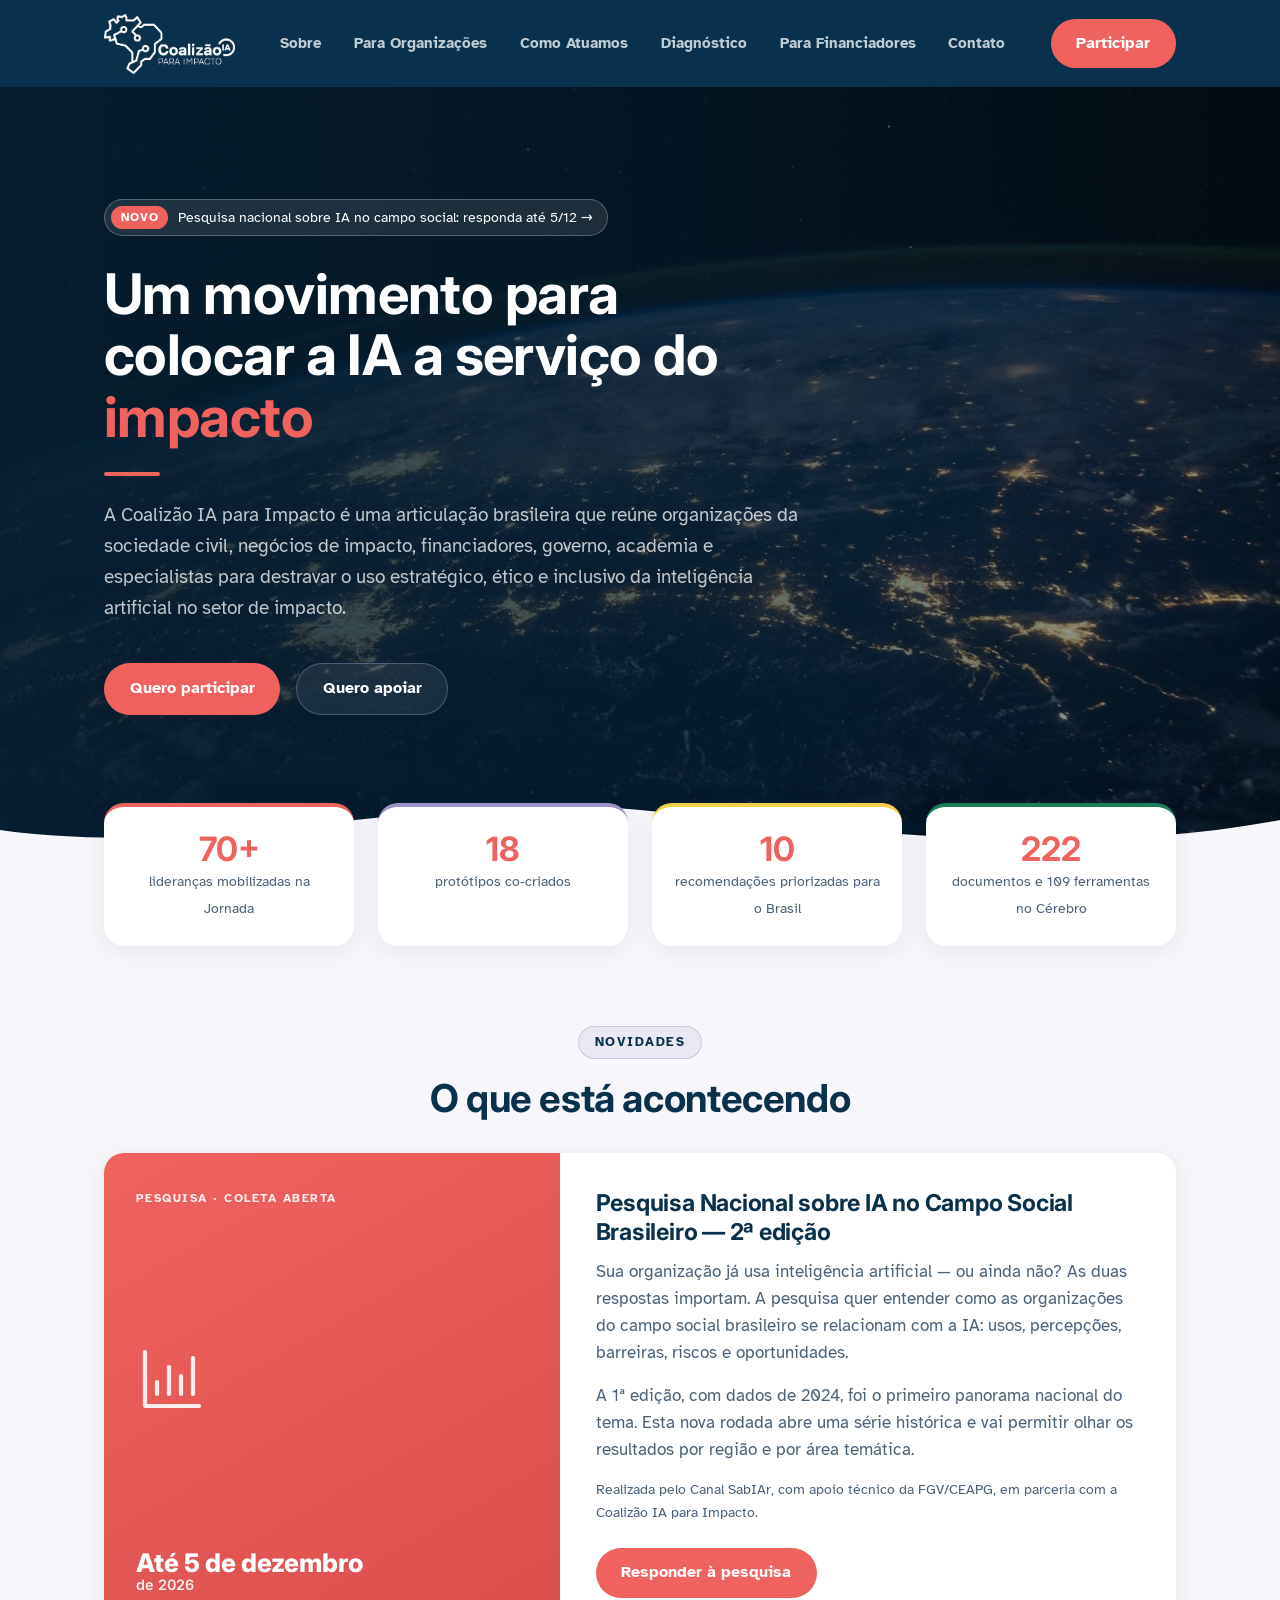
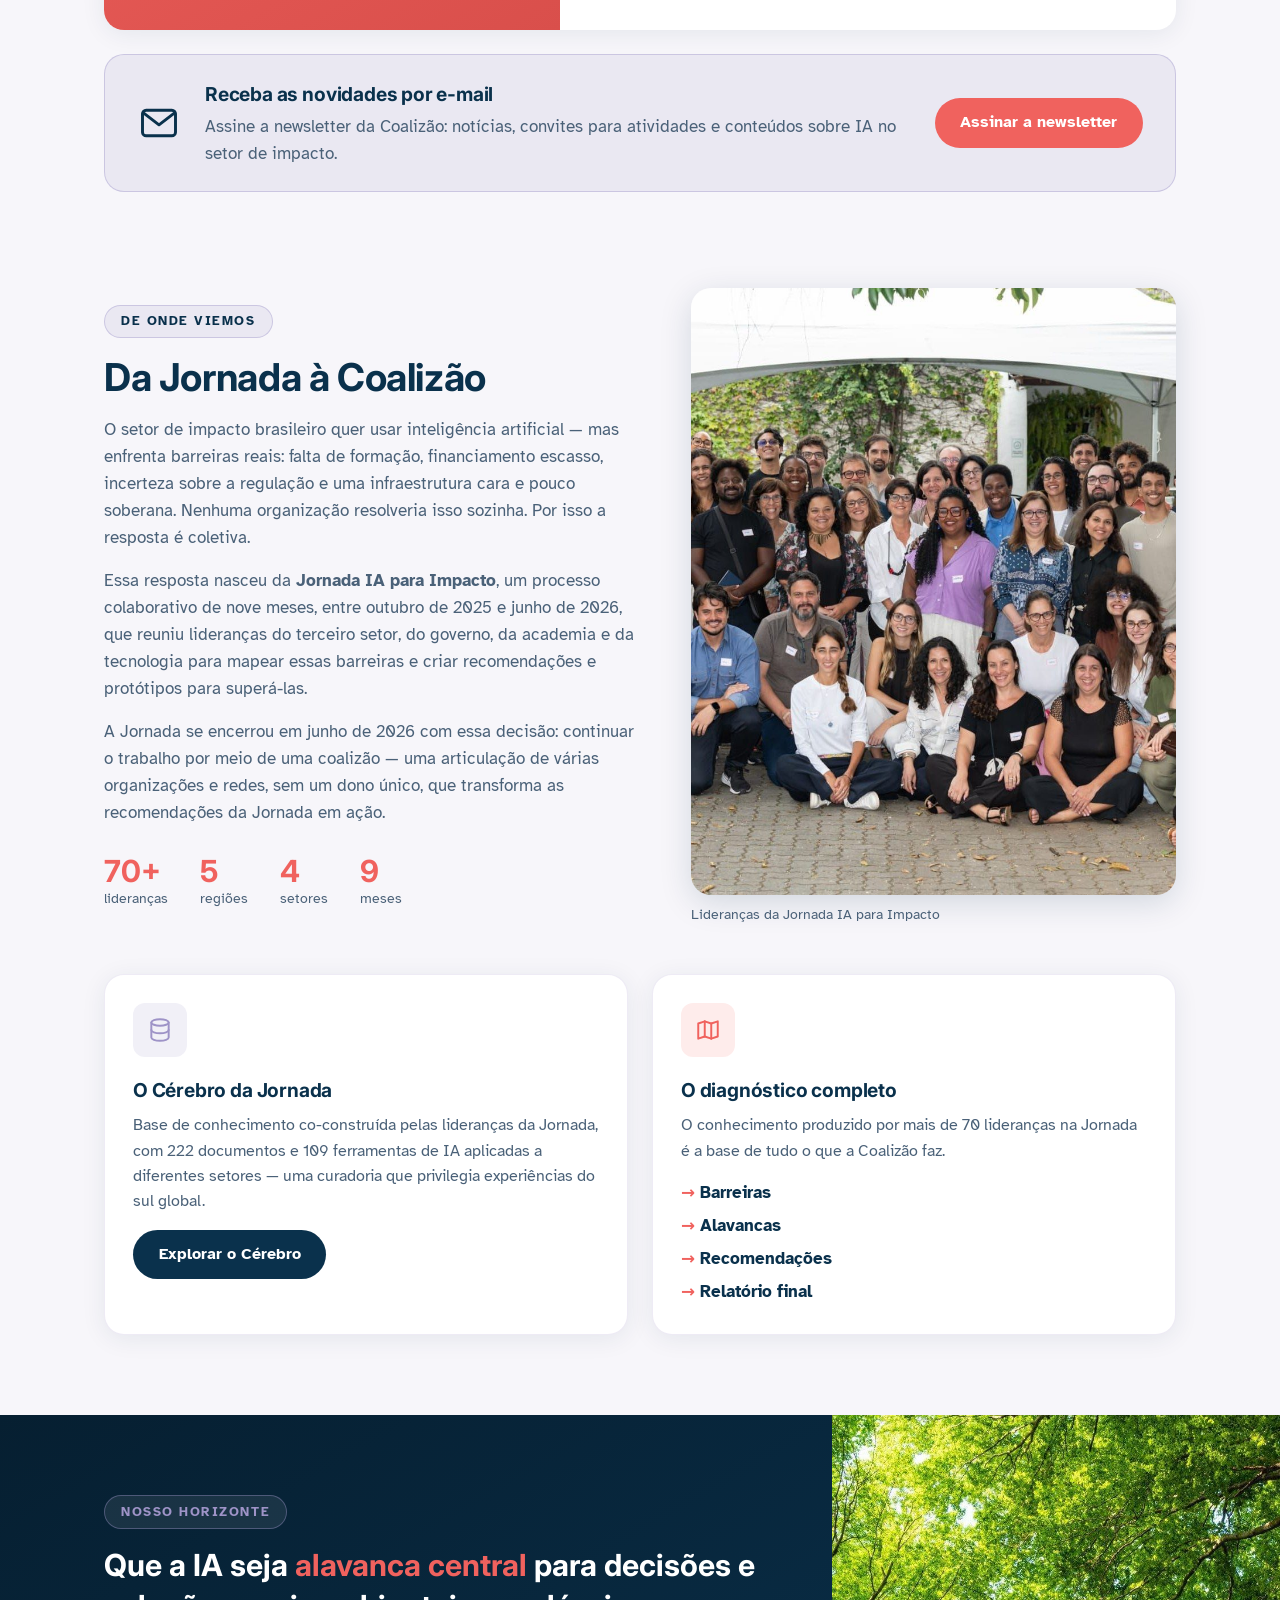
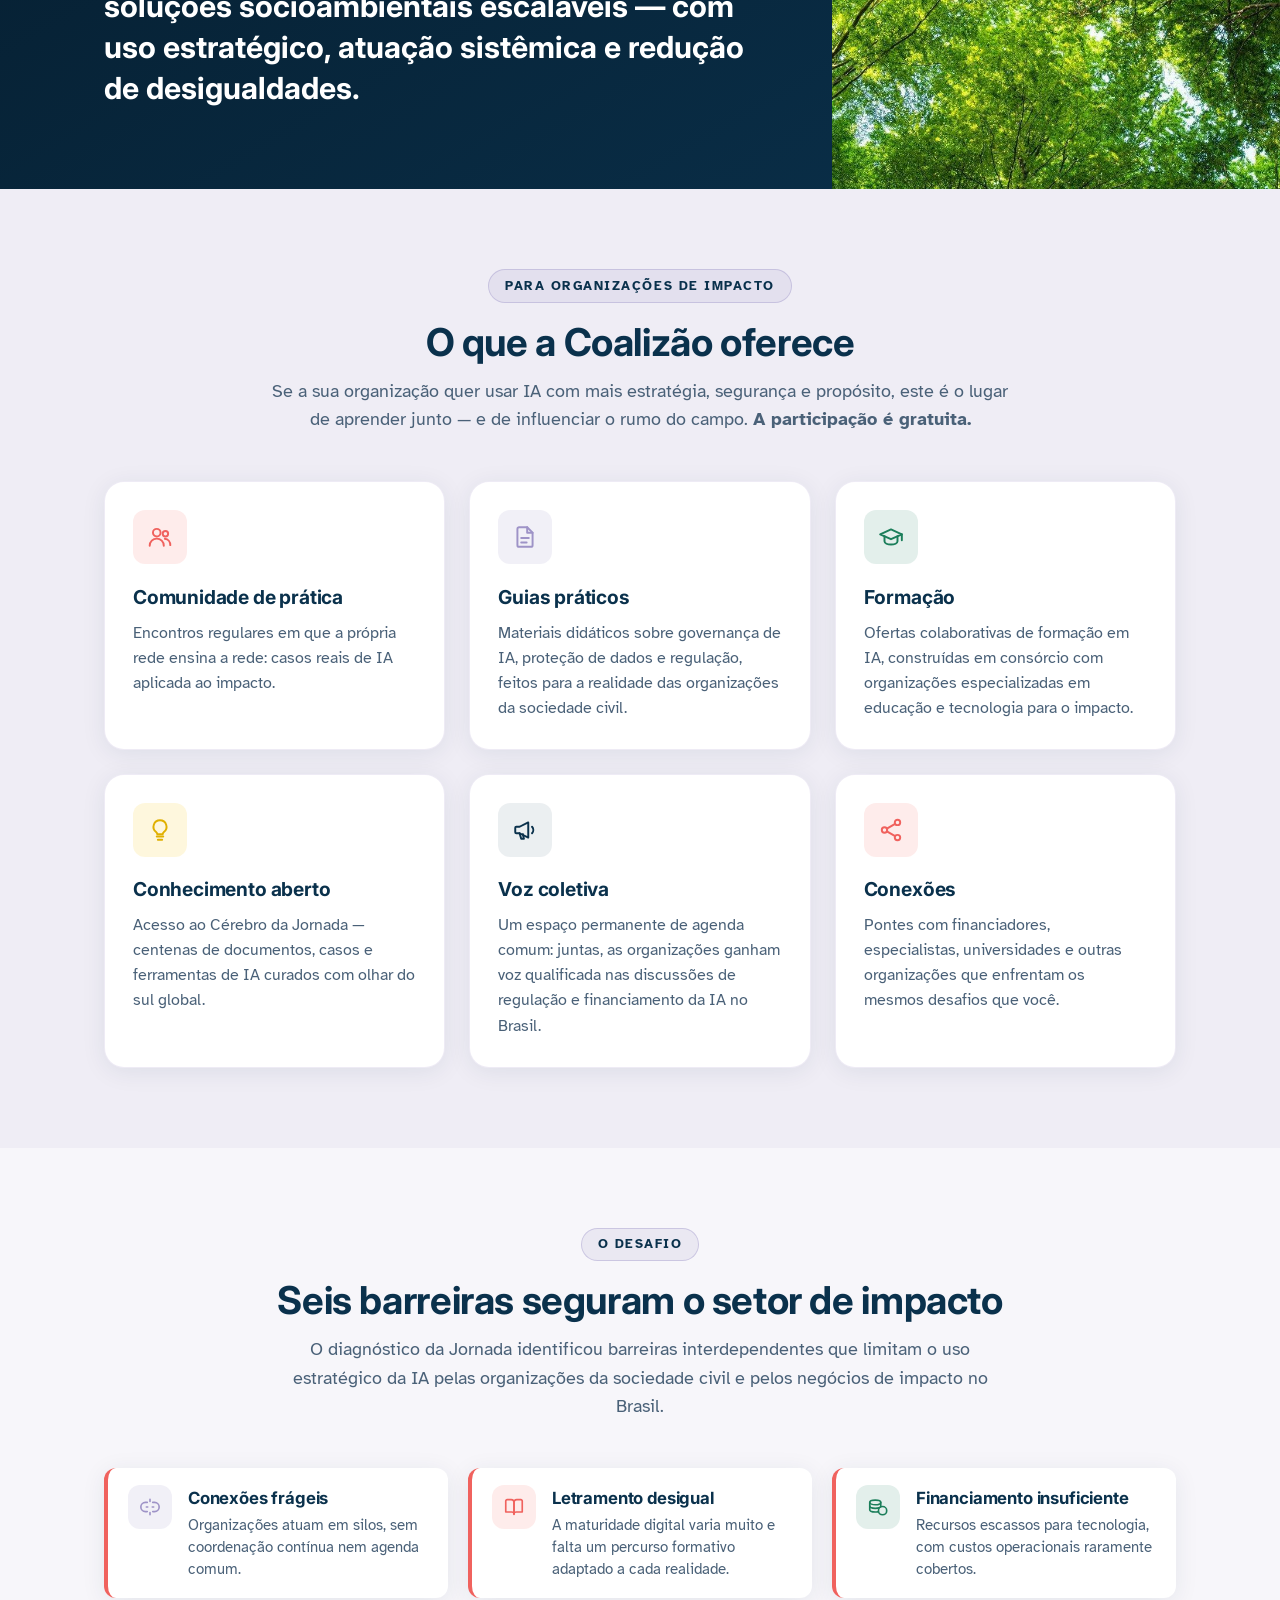
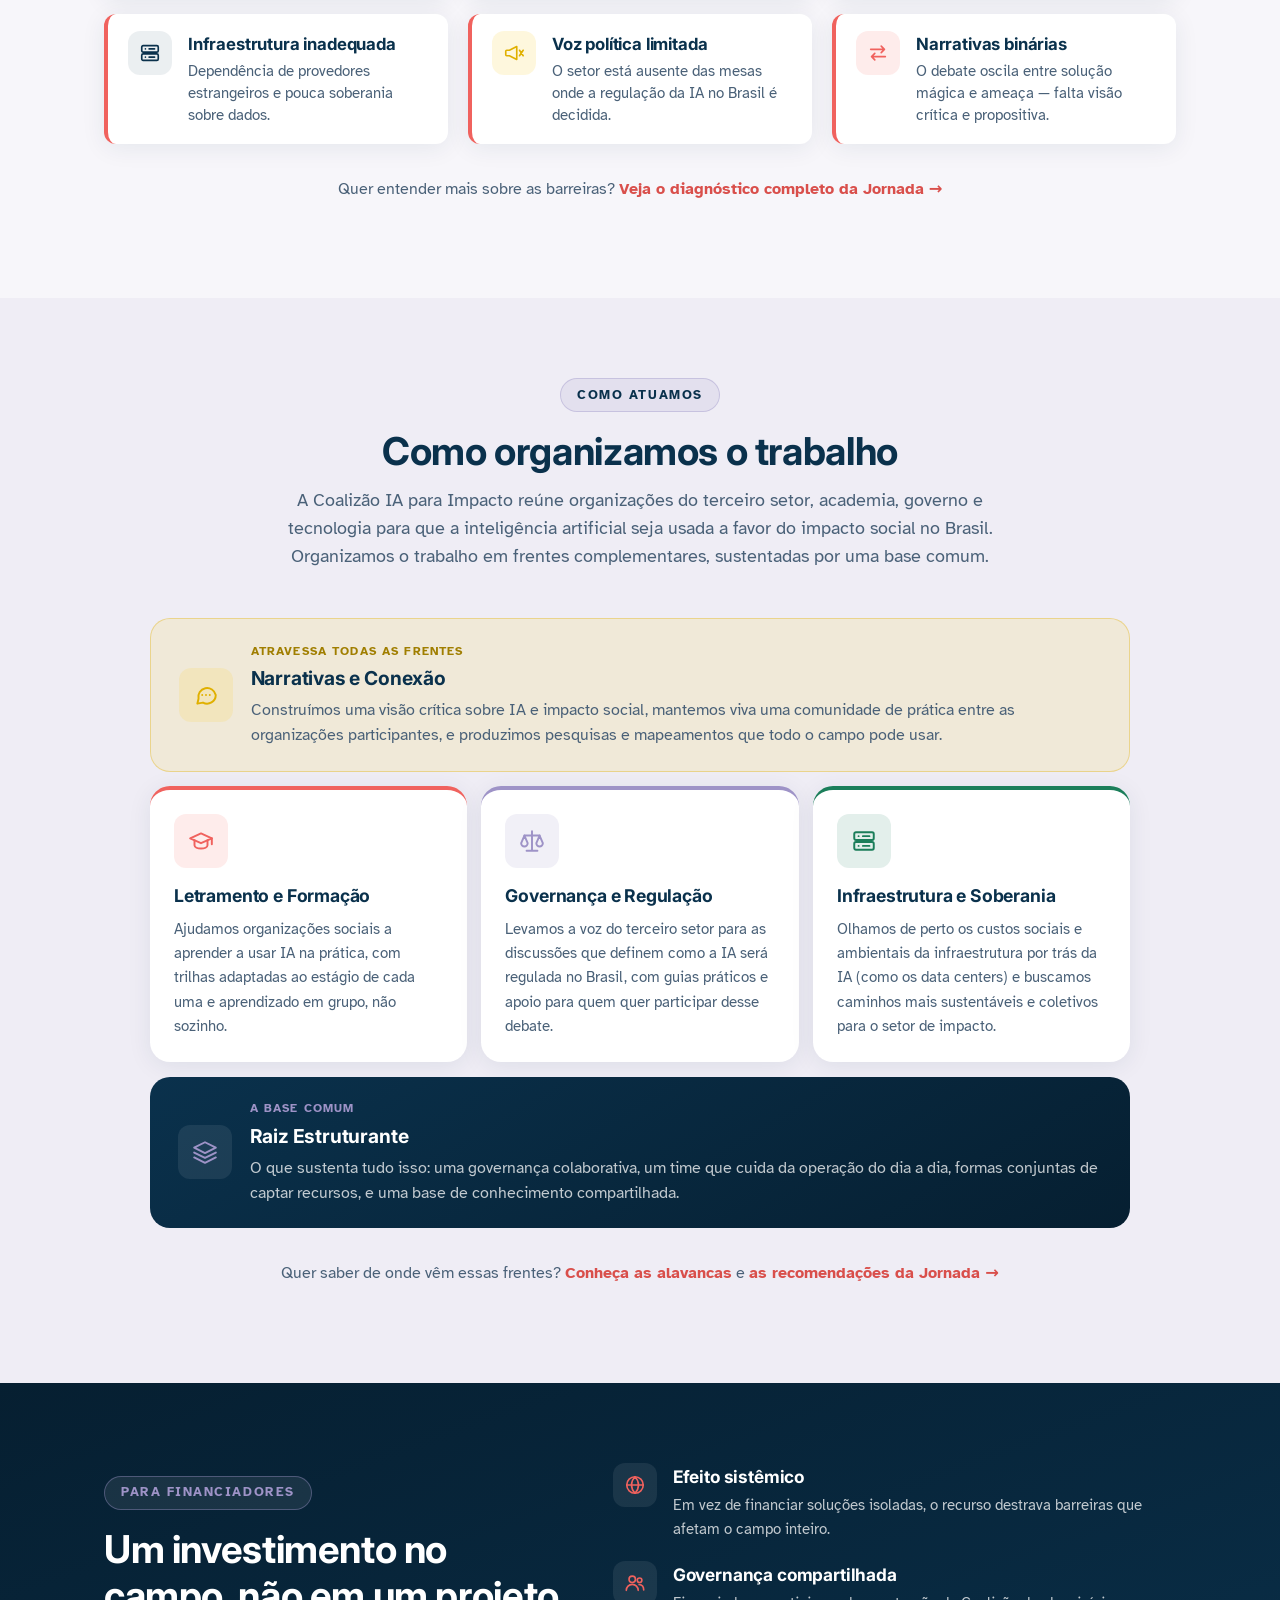
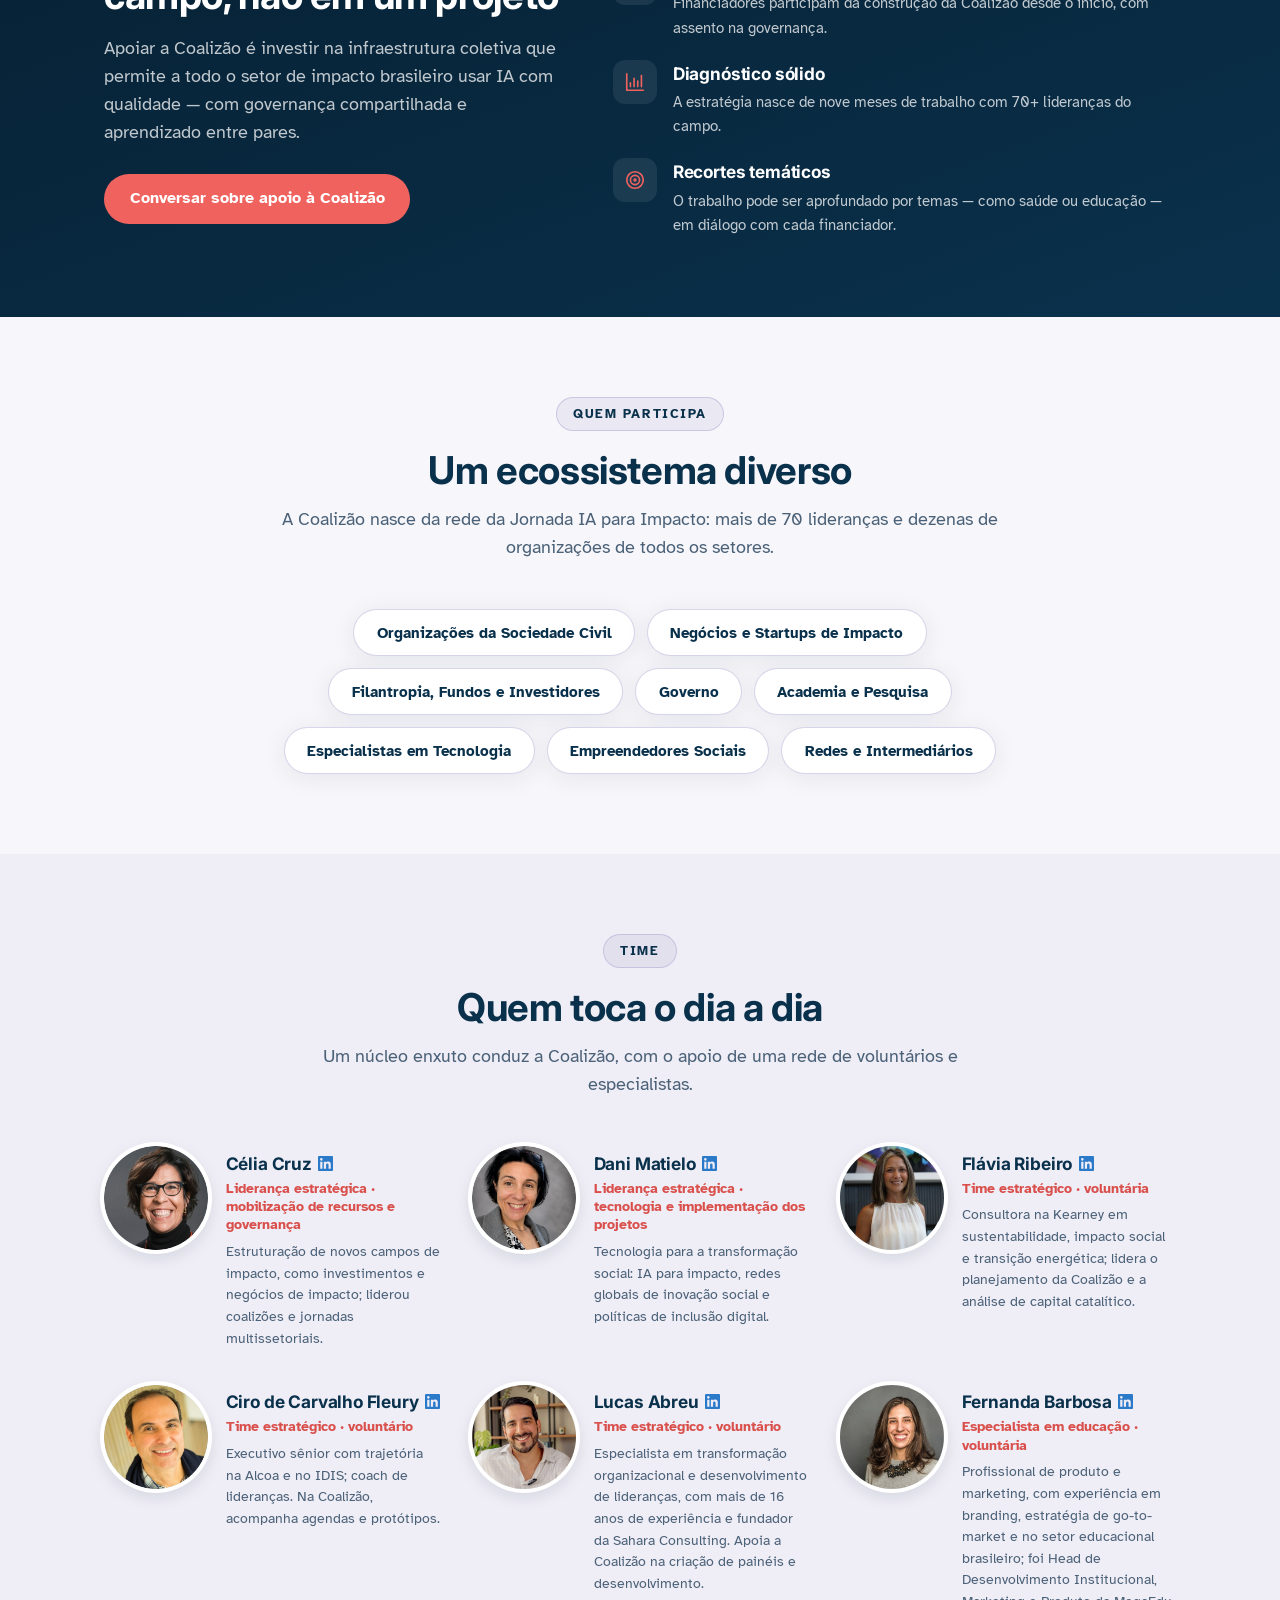
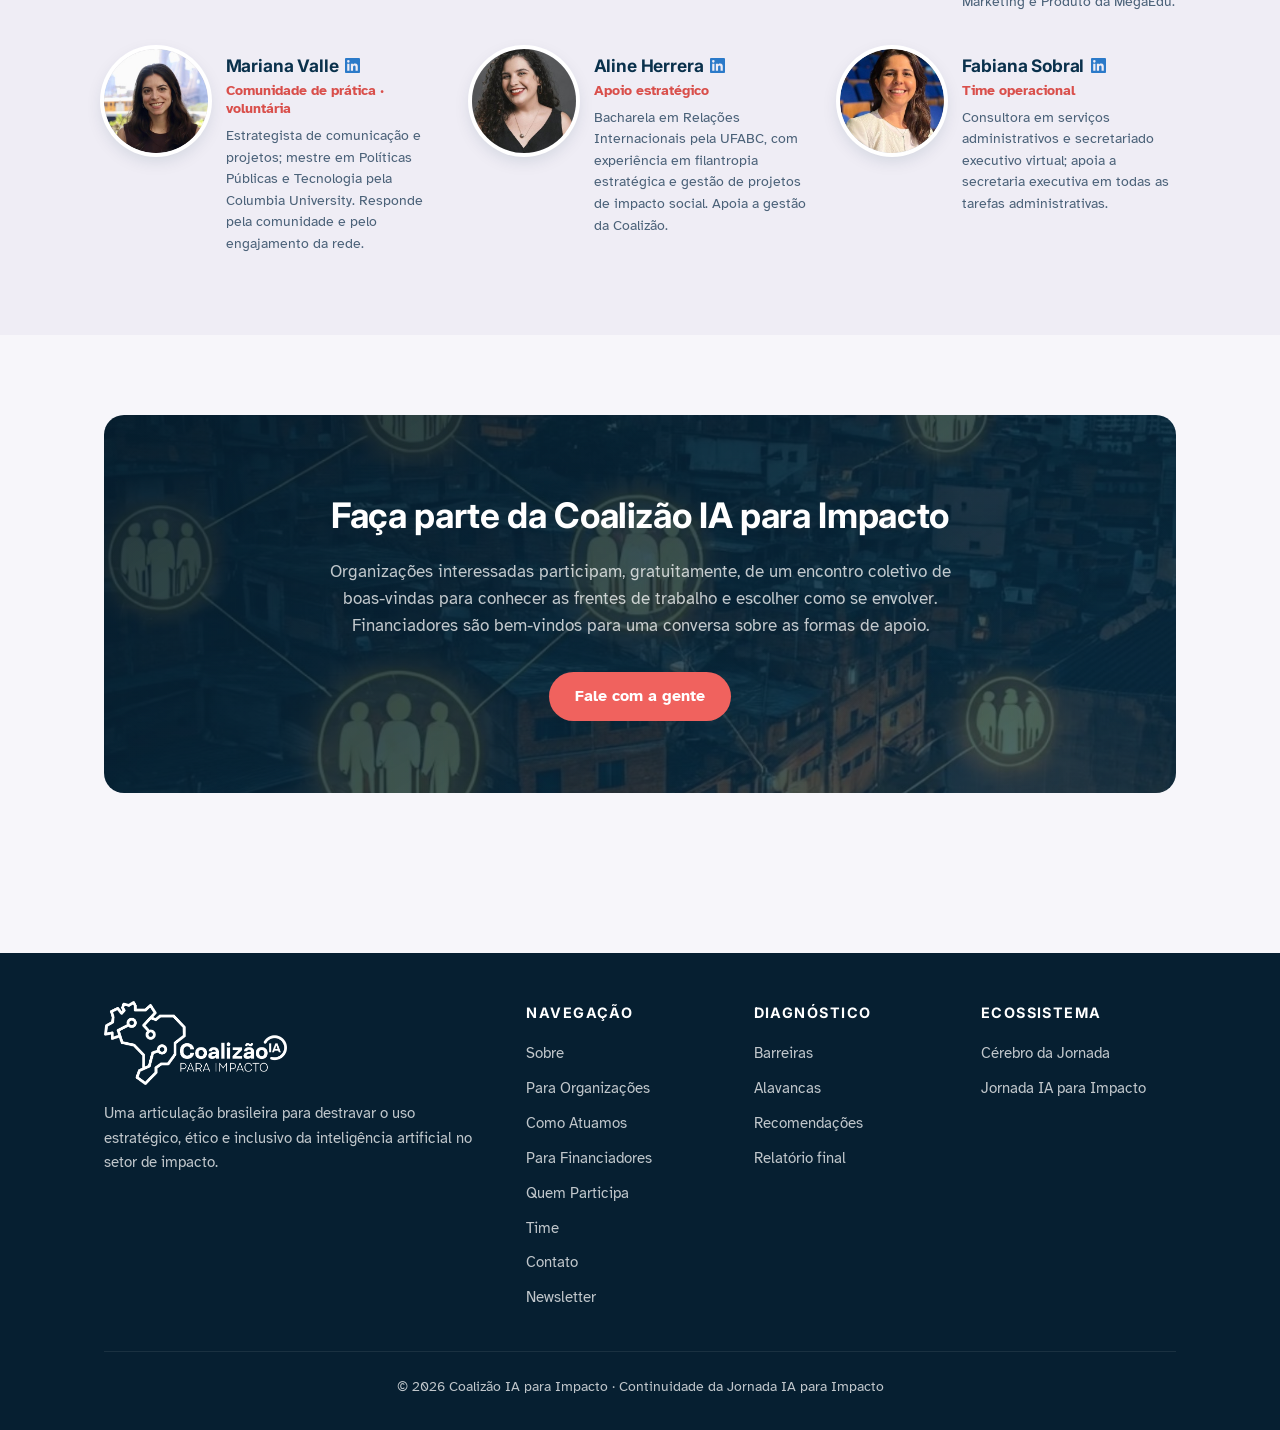
<file: index.html>
<!DOCTYPE html>
<html lang="pt-BR">
<head>
  <meta charset="UTF-8">
  <meta name="viewport" content="width=device-width, initial-scale=1.0">
  <title>Coalizão IA para Impacto</title>
  <meta name="description" content="Uma articulação brasileira para destravar o uso estratégico, ético e inclusivo da inteligência artificial pelas organizações da sociedade civil e negócios de impacto.">
  <link rel="preconnect" href="https://fonts.googleapis.com">
  <link rel="preconnect" href="https://fonts.gstatic.com" crossorigin>
  <link href="https://fonts.googleapis.com/css2?family=Atkinson+Hyperlegible:ital,wght@0,400;0,700;1,400&family=Inter:wght@600;700;800&display=swap" rel="stylesheet">
  <link rel="stylesheet" href="css/coalizao.css">
  <link rel="icon" type="image/png" sizes="32x32" href="assets/favicon-32.png">
  <link rel="icon" type="image/png" sizes="192x192" href="assets/favicon-192.png">
  <link rel="apple-touch-icon" href="assets/apple-touch-icon.png">
  <link rel="canonical" href="https://iaparaimpacto.org.br/">
  <script src="js/stage.js"></script>
  <script>
    // Domínio secundário redireciona para o oficial
    if (/(^|\.)coalizaoiaparaimpacto\.org\.br$/.test(location.hostname)) {
      location.replace('https://iaparaimpacto.org.br' + location.pathname + location.search + location.hash);
    }
  </script>
</head>
<body>

  <!-- ============ Header ============ -->
  <header class="site-header">
    <nav class="nav">
      <a class="brand" href="index.html" aria-label="Coalizão IA para Impacto — página inicial">
        <img src="assets/branco_logo_coalizao-ia-para-impacto.png" alt="Coalizão IA para Impacto">
      </a>
      <ul class="nav-links">
        <li><a href="#sobre">Sobre</a></li>
        <li><a href="#organizacoes">Para Organizações</a></li>
        <li><a href="#como-atuamos">Como Atuamos</a></li>
        <li><a href="barreiras.html">Diagnóstico</a></li>
        <li><a href="#financiadores">Para Financiadores</a></li>
        <li><a href="contato.html">Contato</a></li>
      </ul>
      <a class="btn btn-primary" href="#participar">Participar</a>
    </nav>
  </header>

  <!-- ============ Hero ============ -->
  <section class="hero hero-photo">
    <div class="container">
      <div class="hero-inner">
        <a class="news-pill js-news-pill" href="#novidades">
          <span class="badge">Novo</span>
          Pesquisa nacional sobre IA no campo social: responda até 5/12 →
        </a>
        <h1>Um movimento para colocar a IA a serviço do <span class="highlight">impacto</span></h1>
        <div class="rule"></div>
        <p class="lead">
          A Coalizão IA para Impacto é uma articulação brasileira que reúne organizações
          da sociedade civil, negócios de impacto, financiadores, governo, academia e
          especialistas para destravar o uso estratégico, ético e inclusivo da
          inteligência artificial no setor de impacto.
        </p>
        <div class="actions">
          <a class="btn btn-primary" href="#participar">Quero participar</a>
          <a class="btn btn-ghost" href="#financiadores">Quero apoiar</a>
        </div>
      </div>
    </div>
    <div class="wave-divider" aria-hidden="true">
      <svg viewBox="0 0 1440 70" preserveAspectRatio="none">
        <path d="M0,40 C240,70 480,0 720,20 C960,40 1200,70 1440,30 L1440,70 L0,70 Z"></path>
      </svg>
    </div>
  </section>

  <!-- ============ Números da Jornada ============ -->
  <div class="container">
    <div class="stats-band">
      <div class="stat"><span class="num">70+</span><span class="label">lideranças mobilizadas na Jornada</span></div>
      <div class="stat"><span class="num">18</span><span class="label">protótipos co-criados</span></div>
      <div class="stat"><span class="num">10</span><span class="label">recomendações priorizadas para o Brasil</span></div>
      <div class="stat"><span class="num">222</span><span class="label">documentos e 109 ferramentas no Cérebro</span></div>
    </div>
  </div>

  <!-- ============ Novidades ============ -->
  <section class="section" id="novidades" style="padding-bottom:1rem;">
    <div class="container">
      <div class="section-head" style="margin-bottom:2rem;">
        <span class="kicker">Novidades</span>
        <h2>O que está acontecendo</h2>
      </div>
      <article class="news-feature js-news" data-ate="2026-12-05">
        <div class="news-side">
          <span class="news-tag js-news-tag">Pesquisa · Coleta aberta</span>
          <svg class="ico news-icon" aria-hidden="true"><use href="assets/icons.svg#i-chart"/></svg>
          <div class="news-deadline js-news-deadline">Até 5 de dezembro<small>de 2026</small></div>
        </div>
        <div class="news-body">
          <h3>Pesquisa Nacional sobre IA no Campo Social Brasileiro — 2ª edição</h3>
          <p>
            Sua organização já usa inteligência artificial — ou ainda não? As duas respostas
            importam. A pesquisa quer entender como as organizações do campo social brasileiro
            se relacionam com a IA: usos, percepções, barreiras, riscos e oportunidades.
          </p>
          <p>
            A 1ª edição, com dados de 2024, foi o primeiro panorama nacional do tema. Esta nova
            rodada abre uma série histórica e vai permitir olhar os resultados por região e por
            área temática.
          </p>
          <p class="news-credit">
            Realizada pelo Canal SabIAr, com apoio técnico da FGV/CEAPG, em parceria com a
            Coalizão IA para Impacto.
          </p>
          <a class="btn btn-primary js-news-cta" href="https://www.canalsabiar.com.br/iai/" target="_blank" rel="noopener">Responder à pesquisa</a>
        </div>
      </article>
      <div class="newsletter-strip">
        <svg class="ico" aria-hidden="true"><use href="assets/icons.svg#i-mail"/></svg>
        <div>
          <h3>Receba as novidades por e-mail</h3>
          <p>Assine a newsletter da Coalizão: notícias, convites para atividades e conteúdos sobre IA no setor de impacto.</p>
        </div>
        <a class="btn btn-primary" href="newsletter/">Assinar a newsletter</a>
      </div>
    </div>
  </section>

  <!-- ============ Sobre / origem ============ -->
  <section class="section" id="sobre">
    <div class="container">
      <div class="journey">
        <div>
          <span class="kicker">De onde viemos</span>
          <h2>Da Jornada à Coalizão</h2>
          <p>
            O setor de impacto brasileiro quer usar inteligência artificial — mas enfrenta
            barreiras reais: falta de formação, financiamento escasso, incerteza sobre a
            regulação e uma infraestrutura cara e pouco soberana. Nenhuma organização
            resolveria isso sozinha. Por isso a resposta é coletiva.
          </p>
          <p>
            Essa resposta nasceu da <strong>Jornada IA para Impacto</strong>, um processo
            colaborativo de nove meses, entre outubro de 2025 e junho de 2026, que reuniu
            lideranças do terceiro setor, do governo, da academia e da tecnologia para
            mapear essas barreiras e criar recomendações e protótipos para superá-las.
          </p>
          <p>
            A Jornada se encerrou em junho de 2026 com essa decisão: continuar o trabalho
            por meio de uma coalizão — uma articulação de várias organizações e redes, sem
            um dono único, que transforma as recomendações da Jornada em ação.
          </p>
          <div class="journey-facts">
            <div><strong>70+</strong>lideranças</div>
            <div><strong>5</strong>regiões</div>
            <div><strong>4</strong>setores</div>
            <div><strong>9</strong>meses</div>
          </div>
        </div>
        <figure class="journey-photo">
          <img src="assets/fotos/jornada-grupo.jpg" alt="Participantes da Jornada IA para Impacto reunidos em encontro presencial" loading="lazy">
          <figcaption>Lideranças da Jornada IA para Impacto</figcaption>
        </figure>
      </div>
      <div class="card-grid resource-row" style="grid-template-columns:repeat(auto-fit, minmax(300px, 1fr));">
          <article class="card">
            <div class="card-icon lavanda"><svg class="ico" aria-hidden="true"><use href="assets/icons.svg#i-database"/></svg></div>
            <h3>O Cérebro da Jornada</h3>
            <p>
              Base de conhecimento co-construída pelas lideranças da Jornada, com 222
              documentos e 109 ferramentas de IA aplicadas a diferentes setores — uma
              curadoria que privilegia experiências do sul global.
            </p>
            <p style="margin-top:1rem;">
              <a class="btn btn-navy" href="https://jornadadeimpacto.ia.br/" target="_blank" rel="noopener">Explorar o Cérebro</a>
            </p>
          </article>
          <article class="card">
            <div class="card-icon coral"><svg class="ico" aria-hidden="true"><use href="assets/icons.svg#i-map"/></svg></div>
            <h3>O diagnóstico completo</h3>
            <p>
              O conhecimento produzido por mais de 70 lideranças na Jornada é a base
              de tudo o que a Coalizão faz.
            </p>
            <ul class="link-list">
              <li><a href="barreiras.html">Barreiras</a></li>
              <li><a href="alavancas.html">Alavancas</a></li>
              <li><a href="recomendacoes.html">Recomendações</a></li>
              <li><a href="relatorio.html">Relatório final</a></li>
            </ul>
          </article>
      </div>
    </div>
  </section>

  <!-- ============ Objetivo ============ -->
  <section class="quote-split" id="objetivo">
    <div class="quote-text">
      <span class="kicker">Nosso horizonte</span>
      <blockquote>
        Que a IA seja <span class="highlight">alavanca central</span> para decisões e
        soluções socioambientais escaláveis — com uso estratégico, atuação sistêmica
        e redução de desigualdades.
      </blockquote>
    </div>
    <div class="quote-photo" role="img" aria-label="Copa de árvores vista de baixo"></div>
  </section>

  <!-- ============ Para organizações ============ -->
  <section class="section alt" id="organizacoes">
    <div class="container">
      <div class="section-head">
        <span class="kicker">Para organizações de impacto</span>
        <h2>O que a Coalizão oferece</h2>
        <p>
          Se a sua organização quer usar IA com mais estratégia, segurança e propósito,
          este é o lugar de aprender junto — e de influenciar o rumo do campo.
          <strong>A participação é gratuita.</strong>
        </p>
      </div>
      <div class="card-grid cols-3">
        <article class="card">
          <div class="card-icon coral"><svg class="ico" aria-hidden="true"><use href="assets/icons.svg#i-users"/></svg></div>
          <h3>Comunidade de prática</h3>
          <p>
            Encontros regulares em que a própria rede ensina a rede: casos reais de IA
            aplicada ao impacto.
          </p>
        </article>
        <article class="card">
          <div class="card-icon lavanda"><svg class="ico" aria-hidden="true"><use href="assets/icons.svg#i-file"/></svg></div>
          <h3>Guias práticos</h3>
          <p>
            Materiais didáticos sobre governança de IA, proteção de dados e regulação,
            feitos para a realidade das organizações da sociedade civil.
          </p>
        </article>
        <article class="card">
          <div class="card-icon verde"><svg class="ico" aria-hidden="true"><use href="assets/icons.svg#i-cap"/></svg></div>
          <h3>Formação</h3>
          <p>
            Ofertas colaborativas de formação em IA, construídas em consórcio com
            organizações especializadas em educação e tecnologia para o impacto.
          </p>
        </article>
        <article class="card">
          <div class="card-icon amarelo"><svg class="ico" aria-hidden="true"><use href="assets/icons.svg#i-bulb"/></svg></div>
          <h3>Conhecimento aberto</h3>
          <p>
            Acesso ao Cérebro da Jornada — centenas de documentos, casos e ferramentas
            de IA curados com olhar do sul global.
          </p>
        </article>
        <article class="card">
          <div class="card-icon navy"><svg class="ico" aria-hidden="true"><use href="assets/icons.svg#i-megaphone"/></svg></div>
          <h3>Voz coletiva</h3>
          <p>
            Um espaço permanente de agenda comum: juntas, as organizações ganham voz
            qualificada nas discussões de regulação e financiamento da IA no Brasil.
          </p>
        </article>
        <article class="card">
          <div class="card-icon coral"><svg class="ico" aria-hidden="true"><use href="assets/icons.svg#i-share"/></svg></div>
          <h3>Conexões</h3>
          <p>
            Pontes com financiadores, especialistas, universidades e outras organizações
            que enfrentam os mesmos desafios que você.
          </p>
        </article>
      </div>
    </div>
  </section>

  <!-- ============ O desafio ============ -->
  <section class="section" id="desafio">
    <div class="container">
      <div class="section-head">
        <span class="kicker">O desafio</span>
        <h2>Seis barreiras seguram o setor de impacto</h2>
        <p>
          O diagnóstico da Jornada identificou barreiras interdependentes que limitam
          o uso estratégico da IA pelas organizações da sociedade civil e pelos
          negócios de impacto no Brasil.
        </p>
      </div>
      <div class="barrier-grid">
        <article class="barrier">
          <div class="card-icon lavanda"><svg class="ico" aria-hidden="true"><use href="assets/icons.svg#i-unlink"/></svg></div>
          <div>
            <h3>Conexões frágeis</h3>
            <p>Organizações atuam em silos, sem coordenação contínua nem agenda comum.</p>
          </div>
        </article>
        <article class="barrier">
          <div class="card-icon coral"><svg class="ico" aria-hidden="true"><use href="assets/icons.svg#i-book"/></svg></div>
          <div>
            <h3>Letramento desigual</h3>
            <p>A maturidade digital varia muito e falta um percurso formativo adaptado a cada realidade.</p>
          </div>
        </article>
        <article class="barrier">
          <div class="card-icon verde"><svg class="ico" aria-hidden="true"><use href="assets/icons.svg#i-coins"/></svg></div>
          <div>
            <h3>Financiamento insuficiente</h3>
            <p>Recursos escassos para tecnologia, com custos operacionais raramente cobertos.</p>
          </div>
        </article>
        <article class="barrier">
          <div class="card-icon navy"><svg class="ico" aria-hidden="true"><use href="assets/icons.svg#i-server"/></svg></div>
          <div>
            <h3>Infraestrutura inadequada</h3>
            <p>Dependência de provedores estrangeiros e pouca soberania sobre dados.</p>
          </div>
        </article>
        <article class="barrier">
          <div class="card-icon amarelo"><svg class="ico" aria-hidden="true"><use href="assets/icons.svg#i-voice-off"/></svg></div>
          <div>
            <h3>Voz política limitada</h3>
            <p>O setor está ausente das mesas onde a regulação da IA no Brasil é decidida.</p>
          </div>
        </article>
        <article class="barrier">
          <div class="card-icon coral"><svg class="ico" aria-hidden="true"><use href="assets/icons.svg#i-arrows"/></svg></div>
          <div>
            <h3>Narrativas binárias</h3>
            <p>O debate oscila entre solução mágica e ameaça — falta visão crítica e propositiva.</p>
          </div>
        </article>
      </div>
      <p class="more-link">
        Quer entender mais sobre as barreiras?
        <a href="barreiras.html">Veja o diagnóstico completo da Jornada →</a>
      </p>
    </div>
  </section>

  <!-- ============ Como atuamos ============ -->
  <section class="section alt" id="como-atuamos">
    <div class="container">
      <div class="section-head">
        <span class="kicker">Como atuamos</span>
        <h2>Como organizamos o trabalho</h2>
        <p>
          A Coalizão IA para Impacto reúne organizações do terceiro setor, academia,
          governo e tecnologia para que a inteligência artificial seja usada a favor do
          impacto social no Brasil. Organizamos o trabalho em frentes complementares,
          sustentadas por uma base comum.
        </p>
      </div>
      <div class="tree">
        <div class="tree-band tree-top">
          <div class="card-icon amarelo"><svg class="ico" aria-hidden="true"><use href="assets/icons.svg#i-message"/></svg></div>
          <div>
            <span class="band-label">Atravessa todas as frentes</span>
            <h3>Narrativas e Conexão</h3>
            <p>
              Construímos uma visão crítica sobre IA e impacto social, mantemos viva uma
              comunidade de prática entre as organizações participantes, e produzimos
              pesquisas e mapeamentos que todo o campo pode usar.
            </p>
          </div>
        </div>
        <div class="tree-cols">
          <div class="tree-col">
            <div class="card-icon coral"><svg class="ico" aria-hidden="true"><use href="assets/icons.svg#i-cap"/></svg></div>
            <h3>Letramento e Formação</h3>
            <p>
              Ajudamos organizações sociais a aprender a usar IA na prática, com trilhas
              adaptadas ao estágio de cada uma e aprendizado em grupo, não sozinho.
            </p>
          </div>
          <div class="tree-col">
            <div class="card-icon lavanda"><svg class="ico" aria-hidden="true"><use href="assets/icons.svg#i-scale"/></svg></div>
            <h3>Governança e Regulação</h3>
            <p>
              Levamos a voz do terceiro setor para as discussões que definem como a IA
              será regulada no Brasil, com guias práticos e apoio para quem quer
              participar desse debate.
            </p>
          </div>
          <div class="tree-col">
            <div class="card-icon verde"><svg class="ico" aria-hidden="true"><use href="assets/icons.svg#i-server"/></svg></div>
            <h3>Infraestrutura e Soberania</h3>
            <p>
              Olhamos de perto os custos sociais e ambientais da infraestrutura por trás
              da IA (como os data centers) e buscamos caminhos mais sustentáveis e
              coletivos para o setor de impacto.
            </p>
          </div>
        </div>
        <div class="tree-band tree-base">
          <div class="card-icon"><svg class="ico" aria-hidden="true"><use href="assets/icons.svg#i-layers"/></svg></div>
          <div>
            <span class="band-label">A base comum</span>
            <h3>Raiz Estruturante</h3>
            <p>
              O que sustenta tudo isso: uma governança colaborativa, um time que cuida da
              operação do dia a dia, formas conjuntas de captar recursos, e uma base de
              conhecimento compartilhada.
            </p>
          </div>
        </div>
      </div>
      <p class="more-link">
        Quer saber de onde vêm essas frentes?
        <a href="alavancas.html">Conheça as alavancas</a> e
        <a href="recomendacoes.html">as recomendações da Jornada →</a>
      </p>
    </div>
  </section>

  <!-- ============ Para financiadores ============ -->
  <section class="section dark" id="financiadores">
    <div class="container">
      <div class="funders">
        <div>
          <span class="kicker">Para financiadores</span>
          <h2>Um investimento no campo, não em um projeto</h2>
          <p class="lead">
            Apoiar a Coalizão é investir na infraestrutura coletiva que permite a todo o
            setor de impacto brasileiro usar IA com qualidade — com governança
            compartilhada e aprendizado entre pares.
          </p>
          <a class="btn btn-primary" href="contato.html">Conversar sobre apoio à Coalizão</a>
        </div>
        <ul class="funders-list">
          <li>
            <div class="card-icon"><svg class="ico" aria-hidden="true"><use href="assets/icons.svg#i-globe"/></svg></div>
            <div>
              <h3>Efeito sistêmico</h3>
              <p>Em vez de financiar soluções isoladas, o recurso destrava barreiras que afetam o campo inteiro.</p>
            </div>
          </li>
          <li>
            <div class="card-icon"><svg class="ico" aria-hidden="true"><use href="assets/icons.svg#i-users"/></svg></div>
            <div>
              <h3>Governança compartilhada</h3>
              <p>Financiadores participam da construção da Coalizão desde o início, com assento na governança.</p>
            </div>
          </li>
          <li>
            <div class="card-icon"><svg class="ico" aria-hidden="true"><use href="assets/icons.svg#i-chart"/></svg></div>
            <div>
              <h3>Diagnóstico sólido</h3>
              <p>A estratégia nasce de nove meses de trabalho com 70+ lideranças do campo.</p>
            </div>
          </li>
          <li>
            <div class="card-icon"><svg class="ico" aria-hidden="true"><use href="assets/icons.svg#i-target"/></svg></div>
            <div>
              <h3>Recortes temáticos</h3>
              <p>O trabalho pode ser aprofundado por temas — como saúde ou educação — em diálogo com cada financiador.</p>
            </div>
          </li>
        </ul>
      </div>
    </div>
  </section>

  <!-- ============ Quem participa ============ -->
  <section class="section" id="quem-participa">
    <div class="container">
      <div class="section-head">
        <span class="kicker">Quem participa</span>
        <h2>Um ecossistema diverso</h2>
        <p>
          A Coalizão nasce da rede da Jornada IA para Impacto: mais de 70 lideranças
          e dezenas de organizações de todos os setores.
        </p>
      </div>
      <!--
        Grade de logos oculta até o grupo decidir o que significa aparecer com logo
        no site (apoio formal x participação na rede) — semanal de 14/10/2026.
      <div class="logo-wall">
        <div class="logo-item"><img src="assets/logos/feac.png" alt="FEAC"></div>
        <div class="logo-item"><img src="assets/logos/instituto-sabin.png" alt="Instituto Sabin"></div>
        <div class="logo-item"><img src="assets/logos/ashoka.png" alt="Ashoka"></div>
        <div class="logo-item"><img src="assets/logos/gife.png" alt="GIFE"></div>
        <div class="logo-item"><img src="assets/logos/ethos.png" alt="Instituto Ethos"></div>
        <div class="logo-item"><img src="assets/logos/ice.png" alt="ICE — Inovação em Cidadania Empresarial"></div>
        <div class="logo-item"><img src="assets/logos/alana.png" alt="Alana"></div>
        <div class="logo-item"><img src="assets/logos/fundacao-grupo-boticario.png" alt="Fundação Grupo Boticário"></div>
        <div class="logo-item"><img src="assets/logos/kearney.png" alt="Kearney"></div>
        <div class="logo-item"><img src="assets/logos/sense-lab.png" alt="Sense-Lab"></div>
        <div class="logo-item"><img src="assets/logos/voxcivis.png" alt="Vox Civis"></div>
        <div class="logo-item"><img src="assets/logos/abcr.png" alt="ABCR — Associação Brasileira de Captadores de Recursos"></div>
        <div class="logo-item"><img src="assets/logos/philantropics.png" alt="Philantropics"></div>
      </div>
      -->
      <div class="chip-grid">
        <span class="chip">Organizações da Sociedade Civil</span>
        <span class="chip">Negócios e Startups de Impacto</span>
        <span class="chip">Filantropia, Fundos e Investidores</span>
        <span class="chip">Governo</span>
        <span class="chip">Academia e Pesquisa</span>
        <span class="chip">Especialistas em Tecnologia</span>
        <span class="chip">Empreendedores Sociais</span>
        <span class="chip">Redes e Intermediários</span>
      </div>
    </div>
  </section>

  <!-- ============ Time ============ -->
  <section class="section alt" id="time">
    <div class="container">
      <div class="section-head">
        <span class="kicker">Time</span>
        <h2>Quem toca o dia a dia</h2>
        <p>
          Um núcleo enxuto conduz a Coalizão, com o apoio de uma rede de voluntários
          e especialistas.
        </p>
      </div>
      <div class="team-grid">
        <div class="team-card">
          <img src="assets/equipe/celia-cruz.jpg" alt="Célia Cruz" loading="lazy">
          <div>
            <h3><a class="team-link" href="https://www.linkedin.com/in/celia-cruz/" target="_blank" rel="noopener" aria-label="Célia Cruz no LinkedIn">Célia <span class="nowrap">Cruz<svg class="ico-li" aria-hidden="true"><use href="assets/icons.svg#i-linkedin"/></svg></span></a></h3>
            <div class="team-role">Liderança estratégica · mobilização de recursos e governança</div>
            <p>Estruturação de novos campos de impacto, como investimentos e negócios de impacto; liderou coalizões e jornadas multissetoriais.</p>
          </div>
        </div>
        <div class="team-card">
          <img src="assets/equipe/dani-matielo.jpg" alt="Dani Matielo" loading="lazy">
          <div>
            <h3><a class="team-link" href="https://www.linkedin.com/in/danimatielo/" target="_blank" rel="noopener" aria-label="Dani Matielo no LinkedIn">Dani <span class="nowrap">Matielo<svg class="ico-li" aria-hidden="true"><use href="assets/icons.svg#i-linkedin"/></svg></span></a></h3>
            <div class="team-role">Liderança estratégica · tecnologia e implementação dos projetos</div>
            <p>Tecnologia para a transformação social: IA para impacto, redes globais de inovação social e políticas de inclusão digital.</p>
          </div>
        </div>
        <div class="team-card">
          <img src="assets/equipe/flavia-ribeiro.jpg" alt="Flávia Ribeiro" loading="lazy">
          <div>
            <h3><a class="team-link" href="https://www.linkedin.com/in/fl%C3%A1via-de-moraes-ribeiro-4b9b2920/" target="_blank" rel="noopener" aria-label="Flávia Ribeiro no LinkedIn">Flávia <span class="nowrap">Ribeiro<svg class="ico-li" aria-hidden="true"><use href="assets/icons.svg#i-linkedin"/></svg></span></a></h3>
            <div class="team-role">Time estratégico · voluntária</div>
            <p>Consultora na Kearney em sustentabilidade, impacto social e transição energética; lidera o planejamento da Coalizão e a análise de capital catalítico.</p>
          </div>
        </div>
        <div class="team-card">
          <img src="assets/equipe/ciro-fleury.jpg" alt="Ciro de Carvalho Fleury" loading="lazy">
          <div>
            <h3><a class="team-link" href="https://www.linkedin.com/in/ciro-de-carvalho-fleury-192ba04/" target="_blank" rel="noopener" aria-label="Ciro de Carvalho Fleury no LinkedIn">Ciro de Carvalho <span class="nowrap">Fleury<svg class="ico-li" aria-hidden="true"><use href="assets/icons.svg#i-linkedin"/></svg></span></a></h3>
            <div class="team-role">Time estratégico · voluntário</div>
            <p>Executivo sênior com trajetória na Alcoa e no IDIS; coach de lideranças. Na Coalizão, acompanha agendas e protótipos.</p>
          </div>
        </div>
        <div class="team-card">
          <img src="assets/equipe/lucas-abreu.jpg" alt="Lucas Abreu" loading="lazy">
          <div>
            <h3><a class="team-link" href="https://www.linkedin.com/in/lucas-abreu-p/" target="_blank" rel="noopener" aria-label="Lucas Abreu no LinkedIn">Lucas <span class="nowrap">Abreu<svg class="ico-li" aria-hidden="true"><use href="assets/icons.svg#i-linkedin"/></svg></span></a></h3>
            <div class="team-role">Time estratégico · voluntário</div>
            <p>Especialista em transformação organizacional e desenvolvimento de lideranças, com mais de 16 anos de experiência e fundador da Sahara Consulting. Apoia a Coalizão na criação de painéis e desenvolvimento.</p>
          </div>
        </div>
        <div class="team-card">
          <img src="assets/equipe/fernanda-barbosa.jpg" alt="Fernanda Barbosa" loading="lazy">
          <div>
            <h3><a class="team-link" href="https://www.linkedin.com/in/fernandagbarbosa/" target="_blank" rel="noopener" aria-label="Fernanda Barbosa no LinkedIn">Fernanda <span class="nowrap">Barbosa<svg class="ico-li" aria-hidden="true"><use href="assets/icons.svg#i-linkedin"/></svg></span></a></h3>
            <div class="team-role">Especialista em educação · voluntária</div>
            <p>Profissional de produto e marketing, com experiência em branding, estratégia de go-to-market e no setor educacional brasileiro; foi Head de Desenvolvimento Institucional, Marketing e Produto da MegaEdu.</p>
          </div>
        </div>
        <div class="team-card">
          <img src="assets/equipe/mariana-valle.jpg" alt="Mariana Valle" loading="lazy">
          <div>
            <h3><a class="team-link" href="https://www.linkedin.com/in/mariana-vieira-moura-valle/" target="_blank" rel="noopener" aria-label="Mariana Valle no LinkedIn">Mariana <span class="nowrap">Valle<svg class="ico-li" aria-hidden="true"><use href="assets/icons.svg#i-linkedin"/></svg></span></a></h3>
            <div class="team-role">Comunidade de prática · voluntária</div>
            <p>Estrategista de comunicação e projetos; mestre em Políticas Públicas e Tecnologia pela Columbia University. Responde pela comunidade e pelo engajamento da rede.</p>
          </div>
        </div>
        <div class="team-card">
          <img src="assets/equipe/aline-herrera.jpg" alt="Aline Herrera" loading="lazy">
          <div>
            <h3><a class="team-link" href="https://www.linkedin.com/in/aline-herrera/" target="_blank" rel="noopener" aria-label="Aline Herrera no LinkedIn">Aline <span class="nowrap">Herrera<svg class="ico-li" aria-hidden="true"><use href="assets/icons.svg#i-linkedin"/></svg></span></a></h3>
            <div class="team-role">Apoio estratégico</div>
            <p>Bacharela em Relações Internacionais pela UFABC, com experiência em filantropia estratégica e gestão de projetos de impacto social. Apoia a gestão da Coalizão.</p>
          </div>
        </div>
        <div class="team-card">
          <img src="assets/equipe/fabiana-sobral.jpg" alt="Fabiana Sobral" loading="lazy">
          <div>
            <h3><a class="team-link" href="https://www.linkedin.com/in/fabiana-sobral-4b8a3819/" target="_blank" rel="noopener" aria-label="Fabiana Sobral no LinkedIn">Fabiana <span class="nowrap">Sobral<svg class="ico-li" aria-hidden="true"><use href="assets/icons.svg#i-linkedin"/></svg></span></a></h3>
            <div class="team-role">Time operacional</div>
            <p>Consultora em serviços administrativos e secretariado executivo virtual; apoia a secretaria executiva em todas as tarefas administrativas.</p>
          </div>
        </div>
      </div>
    </div>
  </section>

  <!-- ============ CTA ============ -->
  <section class="section" id="participar">
    <div class="container">
      <div class="cta-banner cta-photo">
        <h2>Faça parte da Coalizão IA para Impacto</h2>
        <p>
          Organizações interessadas participam, gratuitamente, de um encontro coletivo de
          boas-vindas para conhecer as frentes de trabalho e escolher como se envolver.
          Financiadores são bem-vindos para uma conversa sobre as formas de apoio.
        </p>
        <div class="actions">
          <a class="btn btn-primary" href="contato.html">Fale com a gente</a>
        </div>
      </div>
    </div>
  </section>

  <!-- ============ Footer ============ -->
  <footer class="site-footer">
    <div class="container">
      <div class="footer-grid">
        <div>
          <img class="footer-logo" src="assets/branco_logo_coalizao-ia-para-impacto.png" alt="Coalizão IA para Impacto">
          <p style="font-size:0.95rem;max-width:28rem;">
            Uma articulação brasileira para destravar o uso estratégico, ético e
            inclusivo da inteligência artificial no setor de impacto.
          </p>
        </div>
        <div>
          <h4>Navegação</h4>
          <ul>
            <li><a href="#sobre">Sobre</a></li>
            <li><a href="#organizacoes">Para Organizações</a></li>
            <li><a href="#como-atuamos">Como Atuamos</a></li>
            <li><a href="#financiadores">Para Financiadores</a></li>
            <li><a href="#quem-participa">Quem Participa</a></li>
            <li><a href="#time">Time</a></li>
            <li><a href="contato.html">Contato</a></li>
            <li><a href="newsletter/">Newsletter</a></li>
          </ul>
        </div>
        <div>
          <h4>Diagnóstico</h4>
          <ul>
            <li><a href="barreiras.html">Barreiras</a></li>
            <li><a href="alavancas.html">Alavancas</a></li>
            <li><a href="recomendacoes.html">Recomendações</a></li>
            <li><a href="relatorio.html">Relatório final</a></li>
          </ul>
        </div>
        <div>
          <h4>Ecossistema</h4>
          <ul>
            <li><a href="https://jornadadeimpacto.ia.br/" target="_blank" rel="noopener">Cérebro da Jornada</a></li>
            <li><a href="https://jornadadeimpacto.ia.br/" target="_blank" rel="noopener">Jornada IA para Impacto</a></li>
          </ul>
        </div>
      </div>
      <div class="footer-bottom">
        © 2026 Coalizão IA para Impacto · Continuidade da Jornada IA para Impacto
      </div>
    </div>
  </footer>

  <script>
    // Depois do prazo, o destaque da pesquisa passa a "coleta encerrada" e o aviso do topo some.
    (function () {
      var card = document.querySelector('.js-news');
      if (!card) return;
      var fim = new Date(card.dataset.ate + 'T23:59:59-03:00');
      if (new Date() <= fim) return;
      card.classList.add('is-closed');
      card.querySelector('.js-news-tag').textContent = 'Pesquisa · Coleta encerrada';
      card.querySelector('.js-news-deadline').innerHTML = 'Coleta encerrada<small>em 5 de dezembro de 2026</small>';
      card.querySelector('.js-news-cta').textContent = 'Saiba mais sobre a pesquisa';
      var pill = document.querySelector('.js-news-pill');
      if (pill) pill.hidden = true;
    })();
  </script>

</body>
</html>
</file>
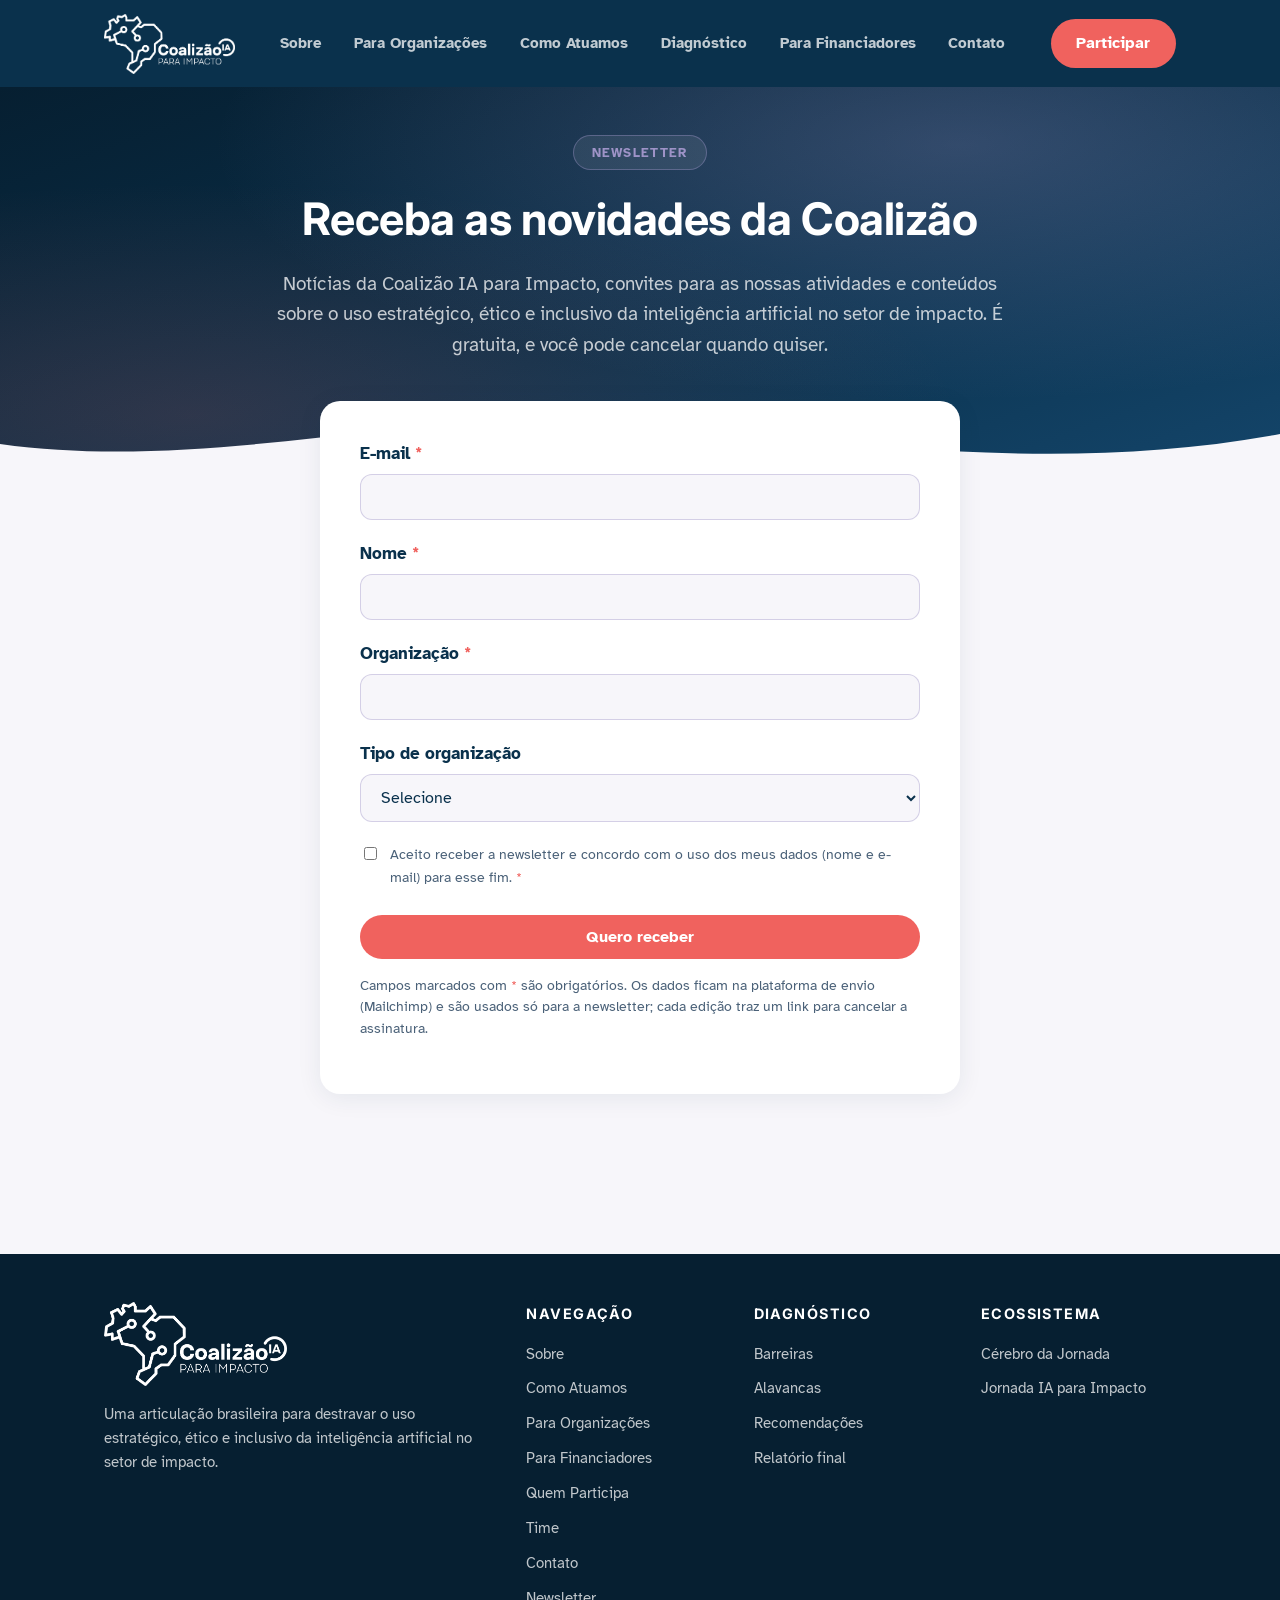
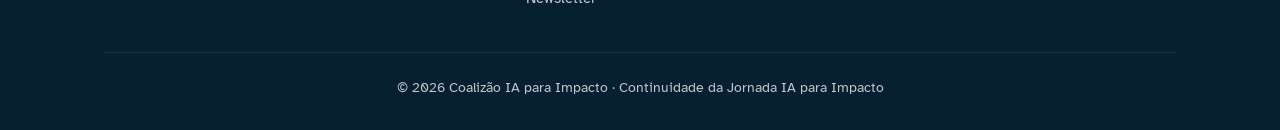
<file: newsletter/index.html>
<!DOCTYPE html>
<html lang="pt-BR">
<head>
  <meta charset="UTF-8">
  <meta name="viewport" content="width=device-width, initial-scale=1.0">
  <title>Newsletter — Coalizão IA para Impacto</title>
  <meta name="description" content="Assine a newsletter da Coalizão IA para Impacto e receba as novidades sobre o uso de inteligência artificial no setor de impacto.">
  <link rel="preconnect" href="https://fonts.googleapis.com">
  <link rel="preconnect" href="https://fonts.gstatic.com" crossorigin>
  <link href="https://fonts.googleapis.com/css2?family=Atkinson+Hyperlegible:ital,wght@0,400;0,700;1,400&family=Inter:wght@600;700;800&display=swap" rel="stylesheet">
  <link rel="stylesheet" href="../css/coalizao.css">
  <link rel="icon" type="image/png" sizes="32x32" href="../assets/favicon-32.png">
  <link rel="icon" type="image/png" sizes="192x192" href="../assets/favicon-192.png">
  <link rel="apple-touch-icon" href="../assets/apple-touch-icon.png">
  <link rel="canonical" href="https://iaparaimpacto.org.br/newsletter/">
  <script src="../js/stage.js"></script>
  <script>
    // Domínio secundário redireciona para o oficial
    if (/(^|\.)coalizaoiaparaimpacto\.org\.br$/.test(location.hostname)) {
      location.replace('https://iaparaimpacto.org.br' + location.pathname + location.search + location.hash);
    }
  </script>
  <style>
    .nl-section { padding-top: 0; }
    .nl-wrap {
      max-width: 40rem;
      margin: -4.5rem auto 0;
      position: relative;
      z-index: 2;
    }
    .nl-form {
      background: var(--white);
      border-radius: var(--radius-lg);
      box-shadow: var(--shadow-card);
      padding: 2.5rem;
    }
    .form-field { margin-bottom: 1.3rem; }
    .form-field label {
      display: block;
      font-weight: 700;
      margin-bottom: 0.4rem;
    }
    .req { color: var(--coral); }
    .form-field input,
    .form-field select {
      width: 100%;
      font-family: var(--font-sans);
      font-size: 1rem;
      color: var(--ink);
      background: var(--paper);
      border: 1px solid var(--lavanda-border);
      border-radius: var(--radius-md);
      padding: 0.75rem 1rem;
    }
    .form-field input:focus,
    .form-field select:focus {
      outline: 3px solid var(--lavanda-tint);
      border-color: var(--lavanda);
    }
    .form-consent {
      display: flex;
      gap: 0.6rem;
      align-items: flex-start;
      font-size: 0.9rem;
      color: var(--ink-soft);
      margin-bottom: 1.6rem;
    }
    .form-consent input { margin-top: 0.25rem; flex-shrink: 0; }
    .form-note {
      font-size: 0.85rem;
      color: var(--ink-soft);
      margin-top: 1rem;
    }
    .form-status {
      border-radius: var(--radius-md);
      padding: 1rem 1.25rem;
      margin-bottom: 1.4rem;
      font-weight: 700;
    }
    .form-status.ok { background: rgba(27, 126, 90, 0.12); color: #1B7E5A; }
    .form-status.err { background: var(--coral-tint); color: var(--coral-dark); }
    .form-status a { color: inherit; }
    .nl-form .btn { width: 100%; justify-content: center; }
    .nl-hp { position: absolute; left: -5000px; }
    @media (max-width: 600px) {
      .nl-form { padding: 1.5rem; }
    }
  </style>
</head>
<body>

  <!-- ============ Header ============ -->
  <header class="site-header">
    <nav class="nav">
      <a class="brand" href="../index.html" aria-label="Coalizão IA para Impacto — página inicial">
        <img src="../assets/branco_logo_coalizao-ia-para-impacto.png" alt="Coalizão IA para Impacto">
      </a>
      <ul class="nav-links">
        <li><a href="../index.html#sobre">Sobre</a></li>
        <li><a href="../index.html#organizacoes">Para Organizações</a></li>
        <li><a href="../index.html#como-atuamos">Como Atuamos</a></li>
        <li><a href="../barreiras.html">Diagnóstico</a></li>
        <li><a href="../index.html#financiadores">Para Financiadores</a></li>
        <li><a href="../contato.html">Contato</a></li>
      </ul>
      <a class="btn btn-primary" href="../contato.html">Participar</a>
    </nav>
  </header>

  <!-- ============ Hero compacto ============ -->
  <section class="hero" style="padding: 3rem 0 6rem;">
    <div class="container">
      <span class="eyebrow">Newsletter</span>
      <h1 style="font-size: clamp(1.8rem, 4vw, 2.8rem);">Receba as novidades da Coalizão</h1>
      <p class="lead">
        Notícias da Coalizão IA para Impacto, convites para as nossas atividades e
        conteúdos sobre o uso estratégico, ético e inclusivo da inteligência
        artificial no setor de impacto. É gratuita, e você pode cancelar quando quiser.
      </p>
    </div>
    <div class="wave-divider" aria-hidden="true">
      <svg viewBox="0 0 1440 70" preserveAspectRatio="none">
        <path d="M0,40 C240,70 480,0 720,20 C960,40 1200,70 1440,30 L1440,70 L0,70 Z"></path>
      </svg>
    </div>
  </section>

  <!-- ============ Formulário (Mailchimp) ============ -->
  <section class="section nl-section">
    <div class="container">
      <div class="nl-wrap">
        <!-- Sem JavaScript, o envio vai direto para a página do Mailchimp. Com JavaScript, a resposta aparece aqui. -->
        <form class="nl-form" id="nl-form" method="post"
          action="https://iaparaimpacto.us13.list-manage.com/subscribe/post?u=c76c7bfe2f198cc573fbbb931&amp;id=1303a2f4ac&amp;f_id=00f5c1e1f0">

          <div class="form-status ok" id="nl-ok" role="status" hidden></div>
          <div class="form-status err" id="nl-err" role="alert" hidden></div>

          <div class="form-field">
            <label for="mce-EMAIL">E-mail <span class="req">*</span></label>
            <input type="email" id="mce-EMAIL" name="EMAIL" required autocomplete="email" inputmode="email">
          </div>

          <div class="form-field">
            <label for="mce-FNAME">Nome <span class="req">*</span></label>
            <input type="text" id="mce-FNAME" name="FNAME" required autocomplete="given-name">
          </div>

          <div class="form-field">
            <label for="mce-MMERGE8">Organização <span class="req">*</span></label>
            <input type="text" id="mce-MMERGE8" name="MMERGE8" required autocomplete="organization">
          </div>

          <div class="form-field">
            <label for="mce-group47">Tipo de organização</label>
            <select id="mce-group47" name="group[47]">
              <option value="">Selecione</option>
              <option value="1">ONG / OSC</option>
              <option value="2">Negócio de Impacto</option>
              <option value="4">Filantropia</option>
              <option value="8">Fundo de Investimento</option>
              <option value="16">Governo</option>
              <option value="32">Academia e Pesquisa</option>
              <option value="64">Setor Privado</option>
              <option value="128">Organização comunitária</option>
              <option value="256">Outro</option>
            </select>
          </div>

          <label class="form-consent">
            <input type="checkbox" name="group[48]" value="512" required>
            <span>
              Aceito receber a newsletter e concordo com o uso dos meus dados (nome e e-mail)
              para esse fim. <span class="req">*</span>
            </span>
          </label>

          <!-- Anti-robô do Mailchimp: pessoas não veem este campo; não remover -->
          <div class="nl-hp" aria-hidden="true">
            <input type="text" name="b_c76c7bfe2f198cc573fbbb931_1303a2f4ac" tabindex="-1" value="" autocomplete="off">
          </div>

          <button type="submit" class="btn btn-primary" id="nl-btn">Quero receber</button>

          <p class="form-note">
            Campos marcados com <span class="req">*</span> são obrigatórios. Os dados ficam
            na plataforma de envio (Mailchimp) e são usados só para a newsletter; cada
            edição traz um link para cancelar a assinatura.
          </p>
        </form>
      </div>
    </div>
  </section>

  <!-- ============ Footer ============ -->
  <footer class="site-footer">
    <div class="container">
      <div class="footer-grid">
        <div>
          <img class="footer-logo" src="../assets/branco_logo_coalizao-ia-para-impacto.png" alt="Coalizão IA para Impacto">
          <p style="font-size:0.95rem;max-width:28rem;">
            Uma articulação brasileira para destravar o uso estratégico, ético e
            inclusivo da inteligência artificial no setor de impacto.
          </p>
        </div>
        <div>
          <h4>Navegação</h4>
          <ul>
            <li><a href="../index.html#sobre">Sobre</a></li>
            <li><a href="../index.html#como-atuamos">Como Atuamos</a></li>
            <li><a href="../index.html#organizacoes">Para Organizações</a></li>
            <li><a href="../index.html#financiadores">Para Financiadores</a></li>
            <li><a href="../index.html#quem-participa">Quem Participa</a></li>
            <li><a href="../index.html#time">Time</a></li>
            <li><a href="../contato.html">Contato</a></li>
            <li><a href="./" aria-current="page">Newsletter</a></li>
          </ul>
        </div>
        <div>
          <h4>Diagnóstico</h4>
          <ul>
            <li><a href="../barreiras.html">Barreiras</a></li>
            <li><a href="../alavancas.html">Alavancas</a></li>
            <li><a href="../recomendacoes.html">Recomendações</a></li>
            <li><a href="../relatorio.html">Relatório final</a></li>
          </ul>
        </div>
        <div>
          <h4>Ecossistema</h4>
          <ul>
            <li><a href="https://jornadadeimpacto.ia.br/" target="_blank" rel="noopener">Cérebro da Jornada</a></li>
            <li><a href="https://jornadadeimpacto.ia.br/" target="_blank" rel="noopener">Jornada IA para Impacto</a></li>
          </ul>
        </div>
      </div>
      <div class="footer-bottom">
        © 2026 Coalizão IA para Impacto · Continuidade da Jornada IA para Impacto
      </div>
    </div>
  </footer>

  <script>
    // Envia para o Mailchimp pelo endereço post-json (JSONP), para mostrar a resposta aqui
    // mesmo, em português, sem carregar o script do Mailchimp (que depende de jQuery).
    (function () {
      var form = document.getElementById('nl-form');
      var ok = document.getElementById('nl-ok');
      var err = document.getElementById('nl-err');
      var btn = document.getElementById('nl-btn');
      var FORM_MC = 'https://iaparaimpacto.us13.list-manage.com/subscribe?u=c76c7bfe2f198cc573fbbb931&id=1303a2f4ac';

      function show(el, text, link) {
        ok.hidden = true; err.hidden = true;
        el.textContent = text;
        if (link) {
          var a = document.createElement('a');
          a.href = link.href; a.textContent = link.text;
          el.appendChild(document.createTextNode(' '));
          el.appendChild(a);
        }
        el.hidden = false;
        el.scrollIntoView({ behavior: 'smooth', block: 'center' });
      }

      function done() { btn.disabled = false; btn.textContent = 'Quero receber'; }

      function erro(msg) {
        var m = (msg || '').toLowerCase();
        if (m.indexOf('already subscribed') > -1) {
          show(ok, 'Este e-mail já está inscrito na newsletter. Obrigado!');
        } else if (m.indexOf('too many') > -1) {
          show(err, 'Muitas tentativas com este e-mail. Tente de novo mais tarde, por favor.');
        } else if (m.indexOf('email') > -1 || m.indexOf('e-mail') > -1) {
          show(err, 'Confira o e-mail digitado e tente de novo.');
        } else {
          show(err, 'Não foi possível concluir a inscrição agora. Tente de novo ou use o',
            { href: FORM_MC, text: 'formulário no Mailchimp.' });
        }
      }

      form.addEventListener('submit', function (e) {
        e.preventDefault();
        btn.disabled = true; btn.textContent = 'Enviando...';

        var cb = 'mcCb' + Date.now();
        var params = new URLSearchParams(new FormData(form));
        params.set('c', cb);
        var url = form.action.replace('/subscribe/post?', '/subscribe/post-json?') + '&' + params.toString();
        var s = document.createElement('script');
        var timer = setTimeout(function () { limpa(); done(); erro(''); }, 15000);

        function limpa() { clearTimeout(timer); delete window[cb]; if (s.parentNode) s.parentNode.removeChild(s); }

        window[cb] = function (res) {
          limpa(); done();
          if (res && res.result === 'success') {
            form.reset();
            if (/confirm/i.test(res.msg || '')) {
              show(ok, 'Quase lá! Enviamos um e-mail para você confirmar a inscrição. Confira também a caixa de spam.');
            } else {
              show(ok, 'Inscrição feita! Você vai receber a próxima edição da newsletter da Coalizão.');
            }
          } else {
            erro(res && res.msg);
          }
        };
        s.onerror = function () { limpa(); done(); erro(''); };
        s.src = url;
        document.body.appendChild(s);
      });
    })();
  </script>

</body>
</html>
</file>
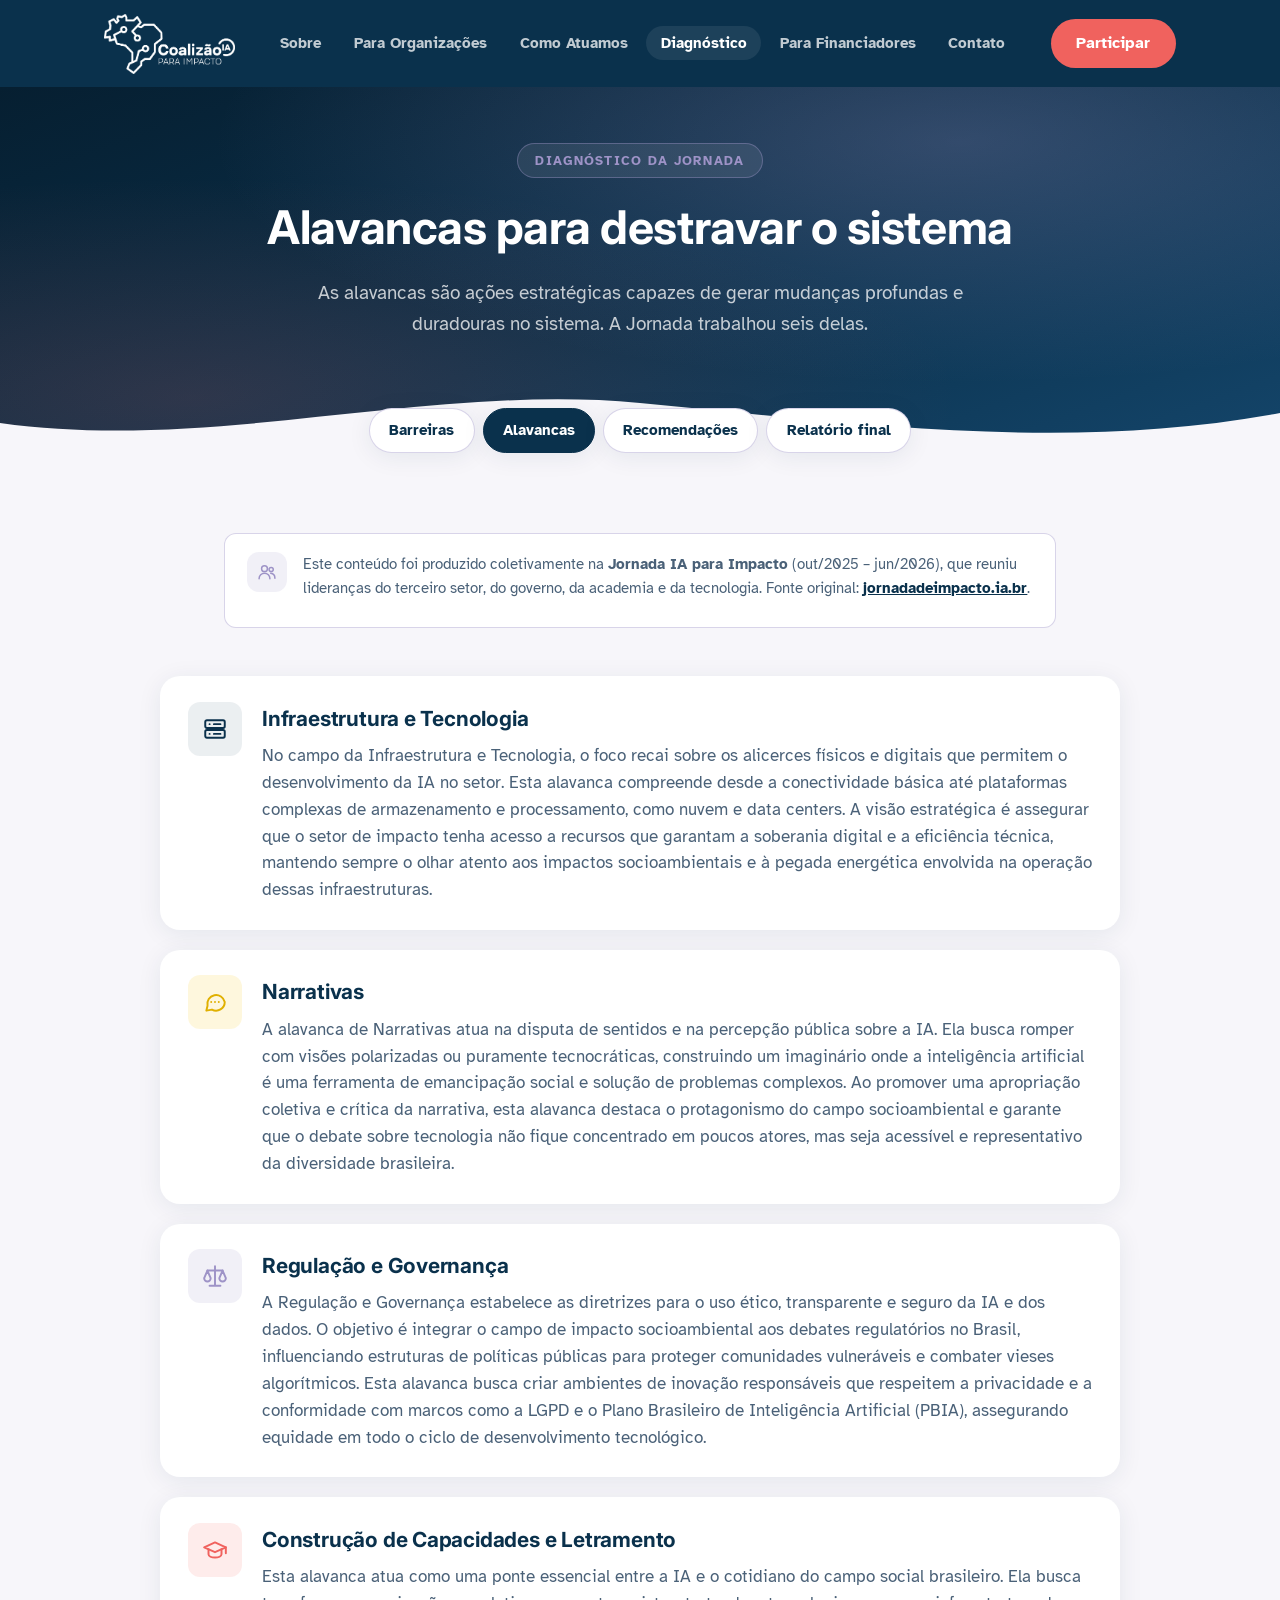
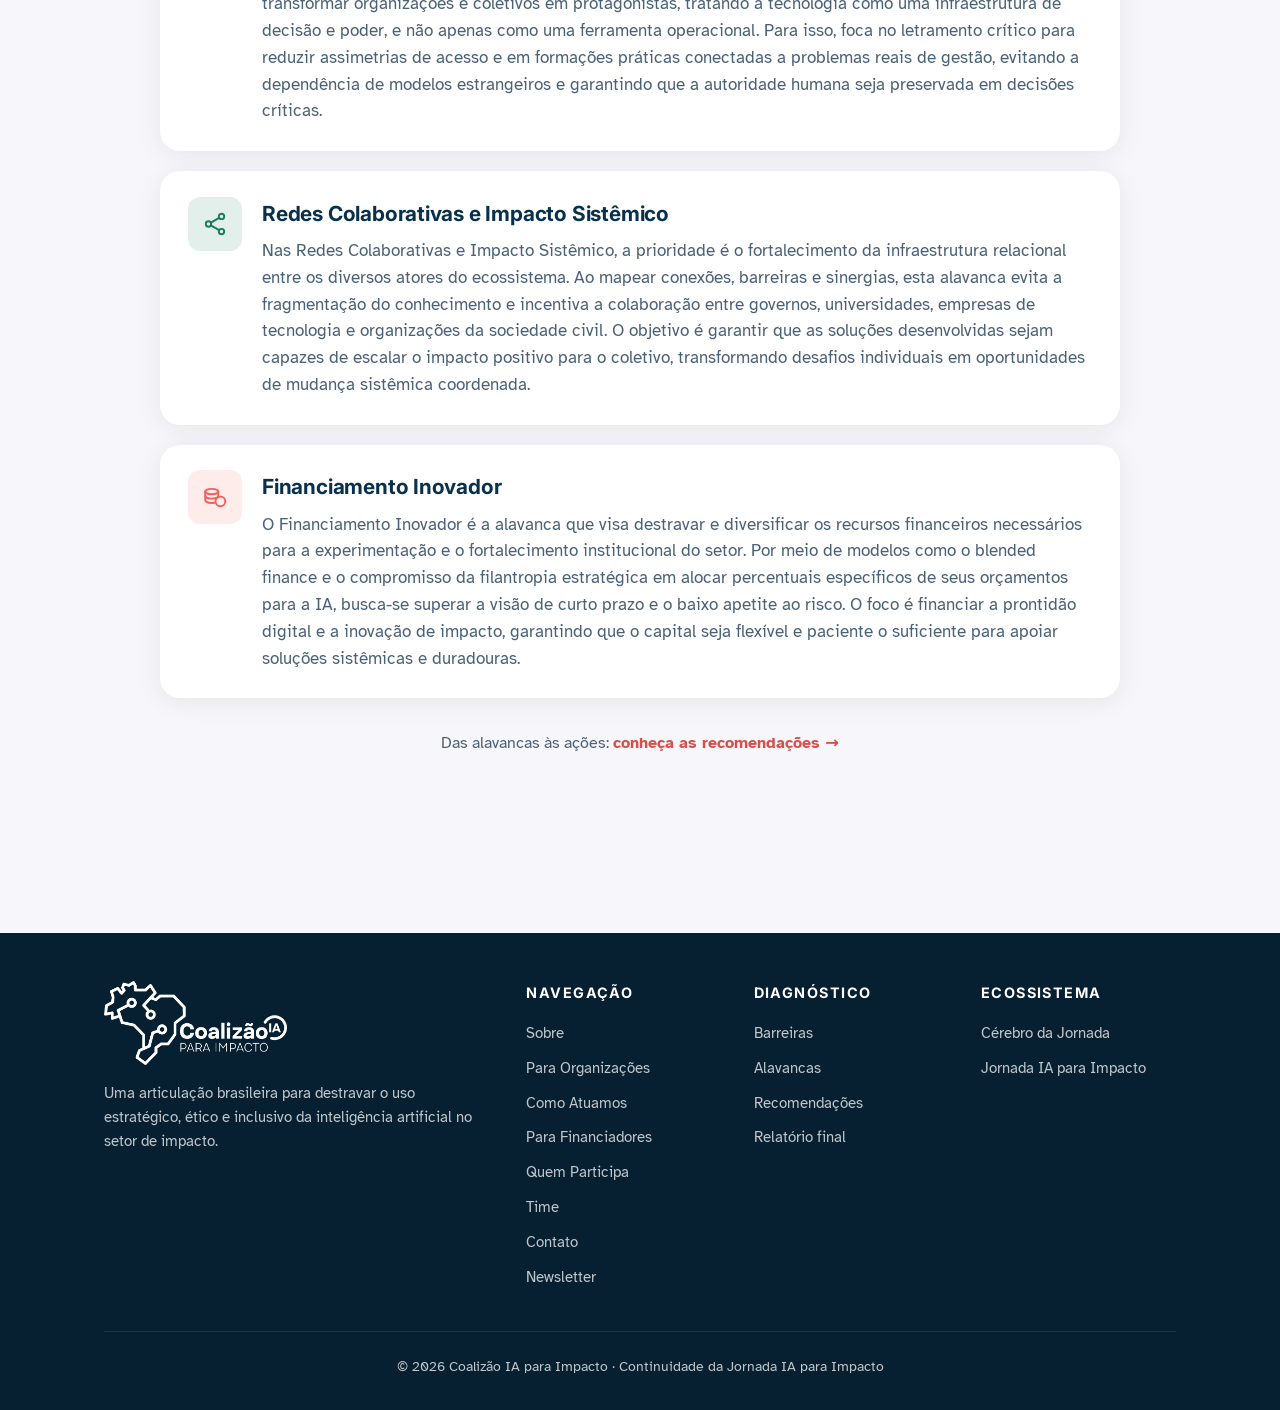
<file: alavancas.html>
<!DOCTYPE html>
<html lang="pt-BR">
<head>
  <meta charset="UTF-8">
  <meta name="viewport" content="width=device-width, initial-scale=1.0">
  <title>Alavancas — Coalizão IA para Impacto</title>
  <meta name="description" content="As seis alavancas identificadas pela Jornada IA para Impacto para destravar o uso estratégico da IA no setor de impacto.">
  <link rel="preconnect" href="https://fonts.googleapis.com">
  <link rel="preconnect" href="https://fonts.gstatic.com" crossorigin>
  <link href="https://fonts.googleapis.com/css2?family=Atkinson+Hyperlegible:ital,wght@0,400;0,700;1,400&family=Inter:wght@600;700;800&display=swap" rel="stylesheet">
  <link rel="stylesheet" href="css/coalizao.css">
  <link rel="icon" type="image/png" sizes="32x32" href="assets/favicon-32.png">
  <link rel="icon" type="image/png" sizes="192x192" href="assets/favicon-192.png">
  <link rel="apple-touch-icon" href="assets/apple-touch-icon.png">
  <link rel="canonical" href="https://iaparaimpacto.org.br/alavancas.html">
  <script src="js/stage.js"></script>
  <script>
    if (/(^|\.)coalizaoiaparaimpacto\.org\.br$/.test(location.hostname)) {
      location.replace('https://iaparaimpacto.org.br' + location.pathname + location.search + location.hash);
    }
  </script>
</head>
<body>

  <header class="site-header">
    <nav class="nav">
      <a class="brand" href="index.html" aria-label="Coalizão IA para Impacto — página inicial">
        <img src="assets/branco_logo_coalizao-ia-para-impacto.png" alt="Coalizão IA para Impacto">
      </a>
      <ul class="nav-links">
        <li><a href="index.html#sobre">Sobre</a></li>
        <li><a href="index.html#organizacoes">Para Organizações</a></li>
        <li><a href="index.html#como-atuamos">Como Atuamos</a></li>
        <li><a href="barreiras.html" aria-current="page">Diagnóstico</a></li>
        <li><a href="index.html#financiadores">Para Financiadores</a></li>
        <li><a href="contato.html">Contato</a></li>
      </ul>
      <a class="btn btn-primary" href="index.html#participar">Participar</a>
    </nav>
  </header>

  <section class="hero page-hero">
    <div class="container">
      <span class="eyebrow">Diagnóstico da Jornada</span>
      <h1>Alavancas para destravar o sistema</h1>
      <p class="lead">
        As alavancas são ações estratégicas capazes de gerar mudanças profundas e
        duradouras no sistema. A Jornada trabalhou seis delas.
      </p>
    </div>
    <div class="wave-divider" aria-hidden="true">
      <svg viewBox="0 0 1440 70" preserveAspectRatio="none">
        <path d="M0,40 C240,70 480,0 720,20 C960,40 1200,70 1440,30 L1440,70 L0,70 Z"></path>
      </svg>
    </div>
  </section>

  <nav class="subnav container" aria-label="Diagnóstico da Jornada">
    <a href="barreiras.html">Barreiras</a>
    <a href="alavancas.html" aria-current="page">Alavancas</a>
    <a href="recomendacoes.html">Recomendações</a>
    <a href="relatorio.html">Relatório final</a>
  </nav>

  <section class="section">
    <div class="container">
      <div class="source-note">
        <div class="card-icon lavanda"><svg class="ico" aria-hidden="true"><use href="assets/icons.svg#i-users"/></svg></div>
        <div>
          Este conteúdo foi produzido coletivamente na <strong>Jornada IA para Impacto</strong>
          (out/2025 – jun/2026), que reuniu lideranças do terceiro setor, do governo, da
          academia e da tecnologia. Fonte original:
          <a href="https://jornadadeimpacto.ia.br/alavancas" target="_blank" rel="noopener">jornadadeimpacto.ia.br</a>.
        </div>
      </div>

      <div class="lever-list">
        <article class="lever">
          <div class="card-icon navy"><svg class="ico" aria-hidden="true"><use href="assets/icons.svg#i-server"/></svg></div>
          <div>
            <h2>Infraestrutura e Tecnologia</h2>
            <p>No campo da Infraestrutura e Tecnologia, o foco recai sobre os alicerces físicos e digitais que permitem o desenvolvimento da IA no setor. Esta alavanca compreende desde a conectividade básica até plataformas complexas de armazenamento e processamento, como nuvem e data centers. A visão estratégica é assegurar que o setor de impacto tenha acesso a recursos que garantam a soberania digital e a eficiência técnica, mantendo sempre o olhar atento aos impactos socioambientais e à pegada energética envolvida na operação dessas infraestruturas.</p>
          </div>
        </article>
        <article class="lever">
          <div class="card-icon amarelo"><svg class="ico" aria-hidden="true"><use href="assets/icons.svg#i-message"/></svg></div>
          <div>
            <h2>Narrativas</h2>
            <p>A alavanca de Narrativas atua na disputa de sentidos e na percepção pública sobre a IA. Ela busca romper com visões polarizadas ou puramente tecnocráticas, construindo um imaginário onde a inteligência artificial é uma ferramenta de emancipação social e solução de problemas complexos. Ao promover uma apropriação coletiva e crítica da narrativa, esta alavanca destaca o protagonismo do campo socioambiental e garante que o debate sobre tecnologia não fique concentrado em poucos atores, mas seja acessível e representativo da diversidade brasileira.</p>
          </div>
        </article>
        <article class="lever">
          <div class="card-icon lavanda"><svg class="ico" aria-hidden="true"><use href="assets/icons.svg#i-scale"/></svg></div>
          <div>
            <h2>Regulação e Governança</h2>
            <p>A Regulação e Governança estabelece as diretrizes para o uso ético, transparente e seguro da IA e dos dados. O objetivo é integrar o campo de impacto socioambiental aos debates regulatórios no Brasil, influenciando estruturas de políticas públicas para proteger comunidades vulneráveis e combater vieses algorítmicos. Esta alavanca busca criar ambientes de inovação responsáveis que respeitem a privacidade e a conformidade com marcos como a LGPD e o Plano Brasileiro de Inteligência Artificial (PBIA), assegurando equidade em todo o ciclo de desenvolvimento tecnológico.</p>
          </div>
        </article>
        <article class="lever">
          <div class="card-icon coral"><svg class="ico" aria-hidden="true"><use href="assets/icons.svg#i-cap"/></svg></div>
          <div>
            <h2>Construção de Capacidades e Letramento</h2>
            <p>Esta alavanca atua como uma ponte essencial entre a IA e o cotidiano do campo social brasileiro. Ela busca transformar organizações e coletivos em protagonistas, tratando a tecnologia como uma infraestrutura de decisão e poder, e não apenas como uma ferramenta operacional. Para isso, foca no letramento crítico para reduzir assimetrias de acesso e em formações práticas conectadas a problemas reais de gestão, evitando a dependência de modelos estrangeiros e garantindo que a autoridade humana seja preservada em decisões críticas.</p>
          </div>
        </article>
        <article class="lever">
          <div class="card-icon verde"><svg class="ico" aria-hidden="true"><use href="assets/icons.svg#i-share"/></svg></div>
          <div>
            <h2>Redes Colaborativas e Impacto Sistêmico</h2>
            <p>Nas Redes Colaborativas e Impacto Sistêmico, a prioridade é o fortalecimento da infraestrutura relacional entre os diversos atores do ecossistema. Ao mapear conexões, barreiras e sinergias, esta alavanca evita a fragmentação do conhecimento e incentiva a colaboração entre governos, universidades, empresas de tecnologia e organizações da sociedade civil. O objetivo é garantir que as soluções desenvolvidas sejam capazes de escalar o impacto positivo para o coletivo, transformando desafios individuais em oportunidades de mudança sistêmica coordenada.</p>
          </div>
        </article>
        <article class="lever">
          <div class="card-icon coral"><svg class="ico" aria-hidden="true"><use href="assets/icons.svg#i-coins"/></svg></div>
          <div>
            <h2>Financiamento Inovador</h2>
            <p>O Financiamento Inovador é a alavanca que visa destravar e diversificar os recursos financeiros necessários para a experimentação e o fortalecimento institucional do setor. Por meio de modelos como o blended finance e o compromisso da filantropia estratégica em alocar percentuais específicos de seus orçamentos para a IA, busca-se superar a visão de curto prazo e o baixo apetite ao risco. O foco é financiar a prontidão digital e a inovação de impacto, garantindo que o capital seja flexível e paciente o suficiente para apoiar soluções sistêmicas e duradouras.</p>
          </div>
        </article>
      </div>

      <p class="more-link">
        Das alavancas às ações: <a href="recomendacoes.html">conheça as recomendações →</a>
      </p>
    </div>
  </section>

  <footer class="site-footer">
    <div class="container">
      <div class="footer-grid">
        <div>
          <img class="footer-logo" src="assets/branco_logo_coalizao-ia-para-impacto.png" alt="Coalizão IA para Impacto">
          <p style="font-size:0.95rem;max-width:28rem;">
            Uma articulação brasileira para destravar o uso estratégico, ético e
            inclusivo da inteligência artificial no setor de impacto.
          </p>
        </div>
        <div>
          <h4>Navegação</h4>
          <ul>
            <li><a href="index.html#sobre">Sobre</a></li>
            <li><a href="index.html#organizacoes">Para Organizações</a></li>
            <li><a href="index.html#como-atuamos">Como Atuamos</a></li>
            <li><a href="index.html#financiadores">Para Financiadores</a></li>
            <li><a href="index.html#quem-participa">Quem Participa</a></li>
            <li><a href="index.html#time">Time</a></li>
            <li><a href="contato.html">Contato</a></li>
            <li><a href="newsletter/">Newsletter</a></li>
          </ul>
        </div>
        <div>
          <h4>Diagnóstico</h4>
          <ul>
            <li><a href="barreiras.html">Barreiras</a></li>
            <li><a href="alavancas.html">Alavancas</a></li>
            <li><a href="recomendacoes.html">Recomendações</a></li>
            <li><a href="relatorio.html">Relatório final</a></li>
          </ul>
        </div>
        <div>
          <h4>Ecossistema</h4>
          <ul>
            <li><a href="https://jornadadeimpacto.ia.br/" target="_blank" rel="noopener">Cérebro da Jornada</a></li>
            <li><a href="https://jornadadeimpacto.ia.br/" target="_blank" rel="noopener">Jornada IA para Impacto</a></li>
          </ul>
        </div>
      </div>
      <div class="footer-bottom">
        © 2026 Coalizão IA para Impacto · Continuidade da Jornada IA para Impacto
      </div>
    </div>
  </footer>

</body>
</html>
</file>
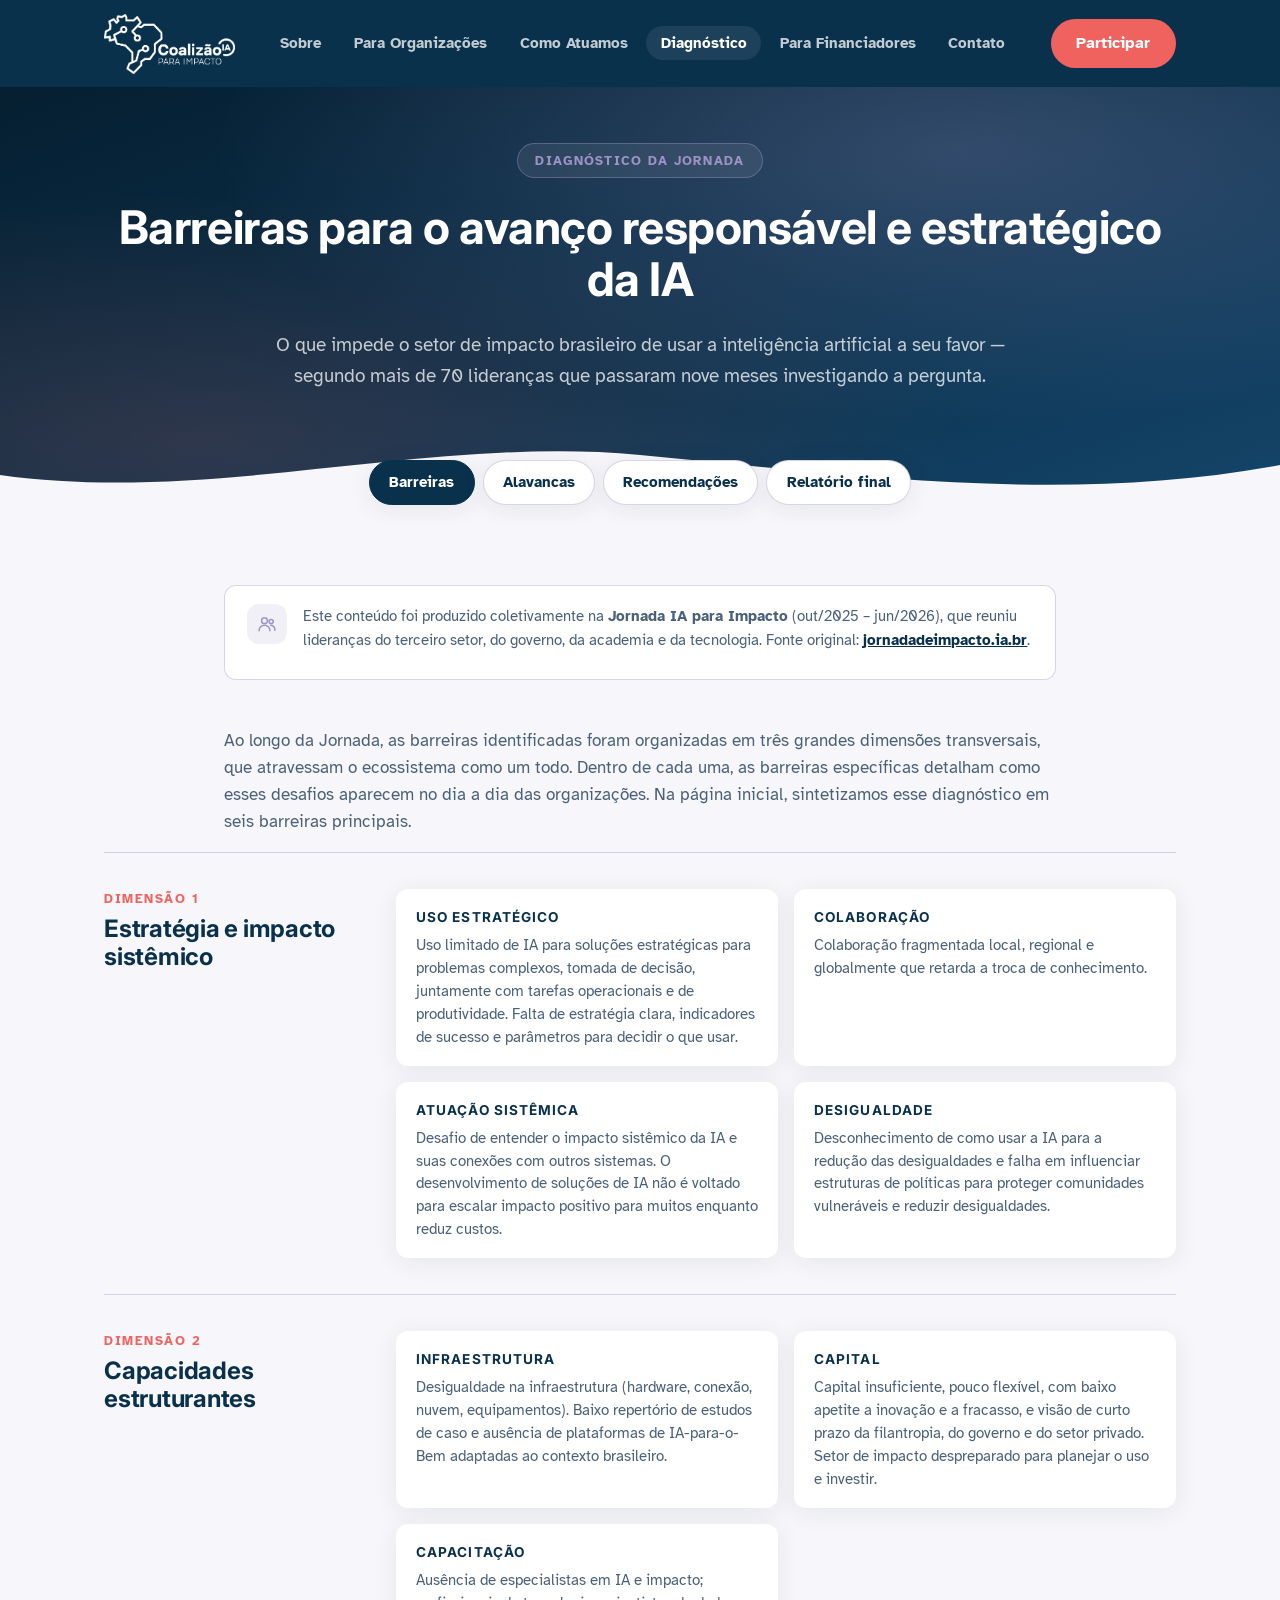
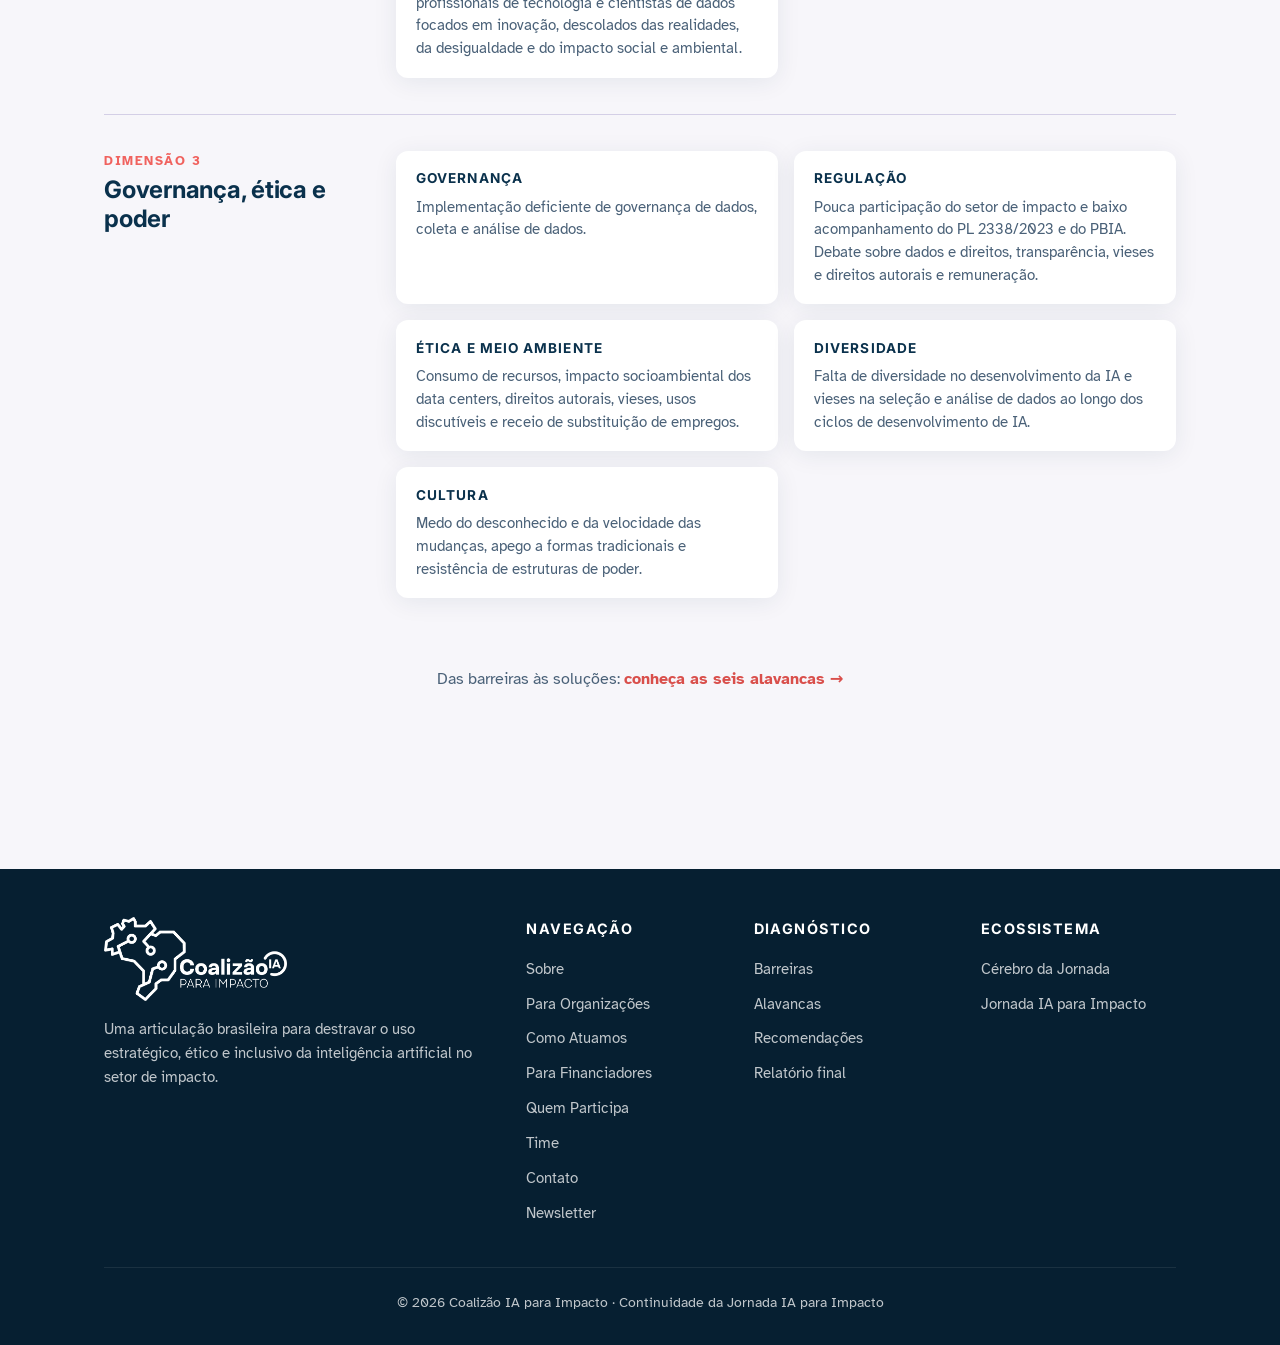
<file: barreiras.html>
<!DOCTYPE html>
<html lang="pt-BR">
<head>
  <meta charset="UTF-8">
  <meta name="viewport" content="width=device-width, initial-scale=1.0">
  <title>Barreiras — Coalizão IA para Impacto</title>
  <meta name="description" content="O diagnóstico completo da Jornada IA para Impacto: as barreiras que limitam o uso estratégico da IA pelo setor de impacto no Brasil.">
  <link rel="preconnect" href="https://fonts.googleapis.com">
  <link rel="preconnect" href="https://fonts.gstatic.com" crossorigin>
  <link href="https://fonts.googleapis.com/css2?family=Atkinson+Hyperlegible:ital,wght@0,400;0,700;1,400&family=Inter:wght@600;700;800&display=swap" rel="stylesheet">
  <link rel="stylesheet" href="css/coalizao.css">
  <link rel="icon" type="image/png" sizes="32x32" href="assets/favicon-32.png">
  <link rel="icon" type="image/png" sizes="192x192" href="assets/favicon-192.png">
  <link rel="apple-touch-icon" href="assets/apple-touch-icon.png">
  <link rel="canonical" href="https://iaparaimpacto.org.br/barreiras.html">
  <script src="js/stage.js"></script>
  <script>
    if (/(^|\.)coalizaoiaparaimpacto\.org\.br$/.test(location.hostname)) {
      location.replace('https://iaparaimpacto.org.br' + location.pathname + location.search + location.hash);
    }
  </script>
</head>
<body>

  <header class="site-header">
    <nav class="nav">
      <a class="brand" href="index.html" aria-label="Coalizão IA para Impacto — página inicial">
        <img src="assets/branco_logo_coalizao-ia-para-impacto.png" alt="Coalizão IA para Impacto">
      </a>
      <ul class="nav-links">
        <li><a href="index.html#sobre">Sobre</a></li>
        <li><a href="index.html#organizacoes">Para Organizações</a></li>
        <li><a href="index.html#como-atuamos">Como Atuamos</a></li>
        <li><a href="barreiras.html" aria-current="page">Diagnóstico</a></li>
        <li><a href="index.html#financiadores">Para Financiadores</a></li>
        <li><a href="contato.html">Contato</a></li>
      </ul>
      <a class="btn btn-primary" href="index.html#participar">Participar</a>
    </nav>
  </header>

  <section class="hero page-hero">
    <div class="container">
      <span class="eyebrow">Diagnóstico da Jornada</span>
      <h1>Barreiras para o avanço responsável e estratégico da IA</h1>
      <p class="lead">
        O que impede o setor de impacto brasileiro de usar a inteligência artificial
        a seu favor — segundo mais de 70 lideranças que passaram nove meses
        investigando a pergunta.
      </p>
    </div>
    <div class="wave-divider" aria-hidden="true">
      <svg viewBox="0 0 1440 70" preserveAspectRatio="none">
        <path d="M0,40 C240,70 480,0 720,20 C960,40 1200,70 1440,30 L1440,70 L0,70 Z"></path>
      </svg>
    </div>
  </section>

  <nav class="subnav container" aria-label="Diagnóstico da Jornada">
    <a href="barreiras.html" aria-current="page">Barreiras</a>
    <a href="alavancas.html">Alavancas</a>
    <a href="recomendacoes.html">Recomendações</a>
    <a href="relatorio.html">Relatório final</a>
  </nav>

  <section class="section">
    <div class="container">
      <div class="source-note">
        <div class="card-icon lavanda"><svg class="ico" aria-hidden="true"><use href="assets/icons.svg#i-users"/></svg></div>
        <div>
          Este conteúdo foi produzido coletivamente na <strong>Jornada IA para Impacto</strong>
          (out/2025 – jun/2026), que reuniu lideranças do terceiro setor, do governo, da
          academia e da tecnologia. Fonte original:
          <a href="https://jornadadeimpacto.ia.br/barreiras" target="_blank" rel="noopener">jornadadeimpacto.ia.br</a>.
        </div>
      </div>

      <div class="prose-narrow">
        <p>
          Ao longo da Jornada, as barreiras identificadas foram organizadas em três grandes
          dimensões transversais, que atravessam o ecossistema como um todo. Dentro de cada
          uma, as barreiras específicas detalham como esses desafios aparecem no dia a dia
          das organizações. Na página inicial, sintetizamos esse diagnóstico em seis
          barreiras principais.
        </p>
      </div>

      <div class="macro">
        <div class="macro-head">
          <span class="num">Dimensão 1</span>
          <h2>Estratégia e impacto sistêmico</h2>
        </div>
        <div class="macro-items">
          <div class="item">
            <h3>Uso estratégico</h3>
            <p>Uso limitado de IA para soluções estratégicas para problemas complexos, tomada de decisão, juntamente com tarefas operacionais e de produtividade. Falta de estratégia clara, indicadores de sucesso e parâmetros para decidir o que usar.</p>
          </div>
          <div class="item">
            <h3>Colaboração</h3>
            <p>Colaboração fragmentada local, regional e globalmente que retarda a troca de conhecimento.</p>
          </div>
          <div class="item">
            <h3>Atuação sistêmica</h3>
            <p>Desafio de entender o impacto sistêmico da IA e suas conexões com outros sistemas. O desenvolvimento de soluções de IA não é voltado para escalar impacto positivo para muitos enquanto reduz custos.</p>
          </div>
          <div class="item">
            <h3>Desigualdade</h3>
            <p>Desconhecimento de como usar a IA para a redução das desigualdades e falha em influenciar estruturas de políticas para proteger comunidades vulneráveis e reduzir desigualdades.</p>
          </div>
        </div>
      </div>

      <div class="macro">
        <div class="macro-head">
          <span class="num">Dimensão 2</span>
          <h2>Capacidades estruturantes</h2>
        </div>
        <div class="macro-items">
          <div class="item">
            <h3>Infraestrutura</h3>
            <p>Desigualdade na infraestrutura (hardware, conexão, nuvem, equipamentos). Baixo repertório de estudos de caso e ausência de plataformas de IA-para-o-Bem adaptadas ao contexto brasileiro.</p>
          </div>
          <div class="item">
            <h3>Capital</h3>
            <p>Capital insuficiente, pouco flexível, com baixo apetite a inovação e a fracasso, e visão de curto prazo da filantropia, do governo e do setor privado. Setor de impacto despreparado para planejar o uso e investir.</p>
          </div>
          <div class="item">
            <h3>Capacitação</h3>
            <p>Ausência de especialistas em IA e impacto; profissionais de tecnologia e cientistas de dados focados em inovação, descolados das realidades, da desigualdade e do impacto social e ambiental.</p>
          </div>
        </div>
      </div>

      <div class="macro">
        <div class="macro-head">
          <span class="num">Dimensão 3</span>
          <h2>Governança, ética e poder</h2>
        </div>
        <div class="macro-items">
          <div class="item">
            <h3>Governança</h3>
            <p>Implementação deficiente de governança de dados, coleta e análise de dados.</p>
          </div>
          <div class="item">
            <h3>Regulação</h3>
            <p>Pouca participação do setor de impacto e baixo acompanhamento do PL 2338/2023 e do PBIA. Debate sobre dados e direitos, transparência, vieses e direitos autorais e remuneração.</p>
          </div>
          <div class="item">
            <h3>Ética e meio ambiente</h3>
            <p>Consumo de recursos, impacto socioambiental dos data centers, direitos autorais, vieses, usos discutíveis e receio de substituição de empregos.</p>
          </div>
          <div class="item">
            <h3>Diversidade</h3>
            <p>Falta de diversidade no desenvolvimento da IA e vieses na seleção e análise de dados ao longo dos ciclos de desenvolvimento de IA.</p>
          </div>
          <div class="item">
            <h3>Cultura</h3>
            <p>Medo do desconhecido e da velocidade das mudanças, apego a formas tradicionais e resistência de estruturas de poder.</p>
          </div>
        </div>
      </div>

      <p class="more-link">
        Das barreiras às soluções: <a href="alavancas.html">conheça as seis alavancas →</a>
      </p>
    </div>
  </section>

  <footer class="site-footer">
    <div class="container">
      <div class="footer-grid">
        <div>
          <img class="footer-logo" src="assets/branco_logo_coalizao-ia-para-impacto.png" alt="Coalizão IA para Impacto">
          <p style="font-size:0.95rem;max-width:28rem;">
            Uma articulação brasileira para destravar o uso estratégico, ético e
            inclusivo da inteligência artificial no setor de impacto.
          </p>
        </div>
        <div>
          <h4>Navegação</h4>
          <ul>
            <li><a href="index.html#sobre">Sobre</a></li>
            <li><a href="index.html#organizacoes">Para Organizações</a></li>
            <li><a href="index.html#como-atuamos">Como Atuamos</a></li>
            <li><a href="index.html#financiadores">Para Financiadores</a></li>
            <li><a href="index.html#quem-participa">Quem Participa</a></li>
            <li><a href="index.html#time">Time</a></li>
            <li><a href="contato.html">Contato</a></li>
            <li><a href="newsletter/">Newsletter</a></li>
          </ul>
        </div>
        <div>
          <h4>Diagnóstico</h4>
          <ul>
            <li><a href="barreiras.html">Barreiras</a></li>
            <li><a href="alavancas.html">Alavancas</a></li>
            <li><a href="recomendacoes.html">Recomendações</a></li>
            <li><a href="relatorio.html">Relatório final</a></li>
          </ul>
        </div>
        <div>
          <h4>Ecossistema</h4>
          <ul>
            <li><a href="https://jornadadeimpacto.ia.br/" target="_blank" rel="noopener">Cérebro da Jornada</a></li>
            <li><a href="https://jornadadeimpacto.ia.br/" target="_blank" rel="noopener">Jornada IA para Impacto</a></li>
          </ul>
        </div>
      </div>
      <div class="footer-bottom">
        © 2026 Coalizão IA para Impacto · Continuidade da Jornada IA para Impacto
      </div>
    </div>
  </footer>

</body>
</html>
</file>
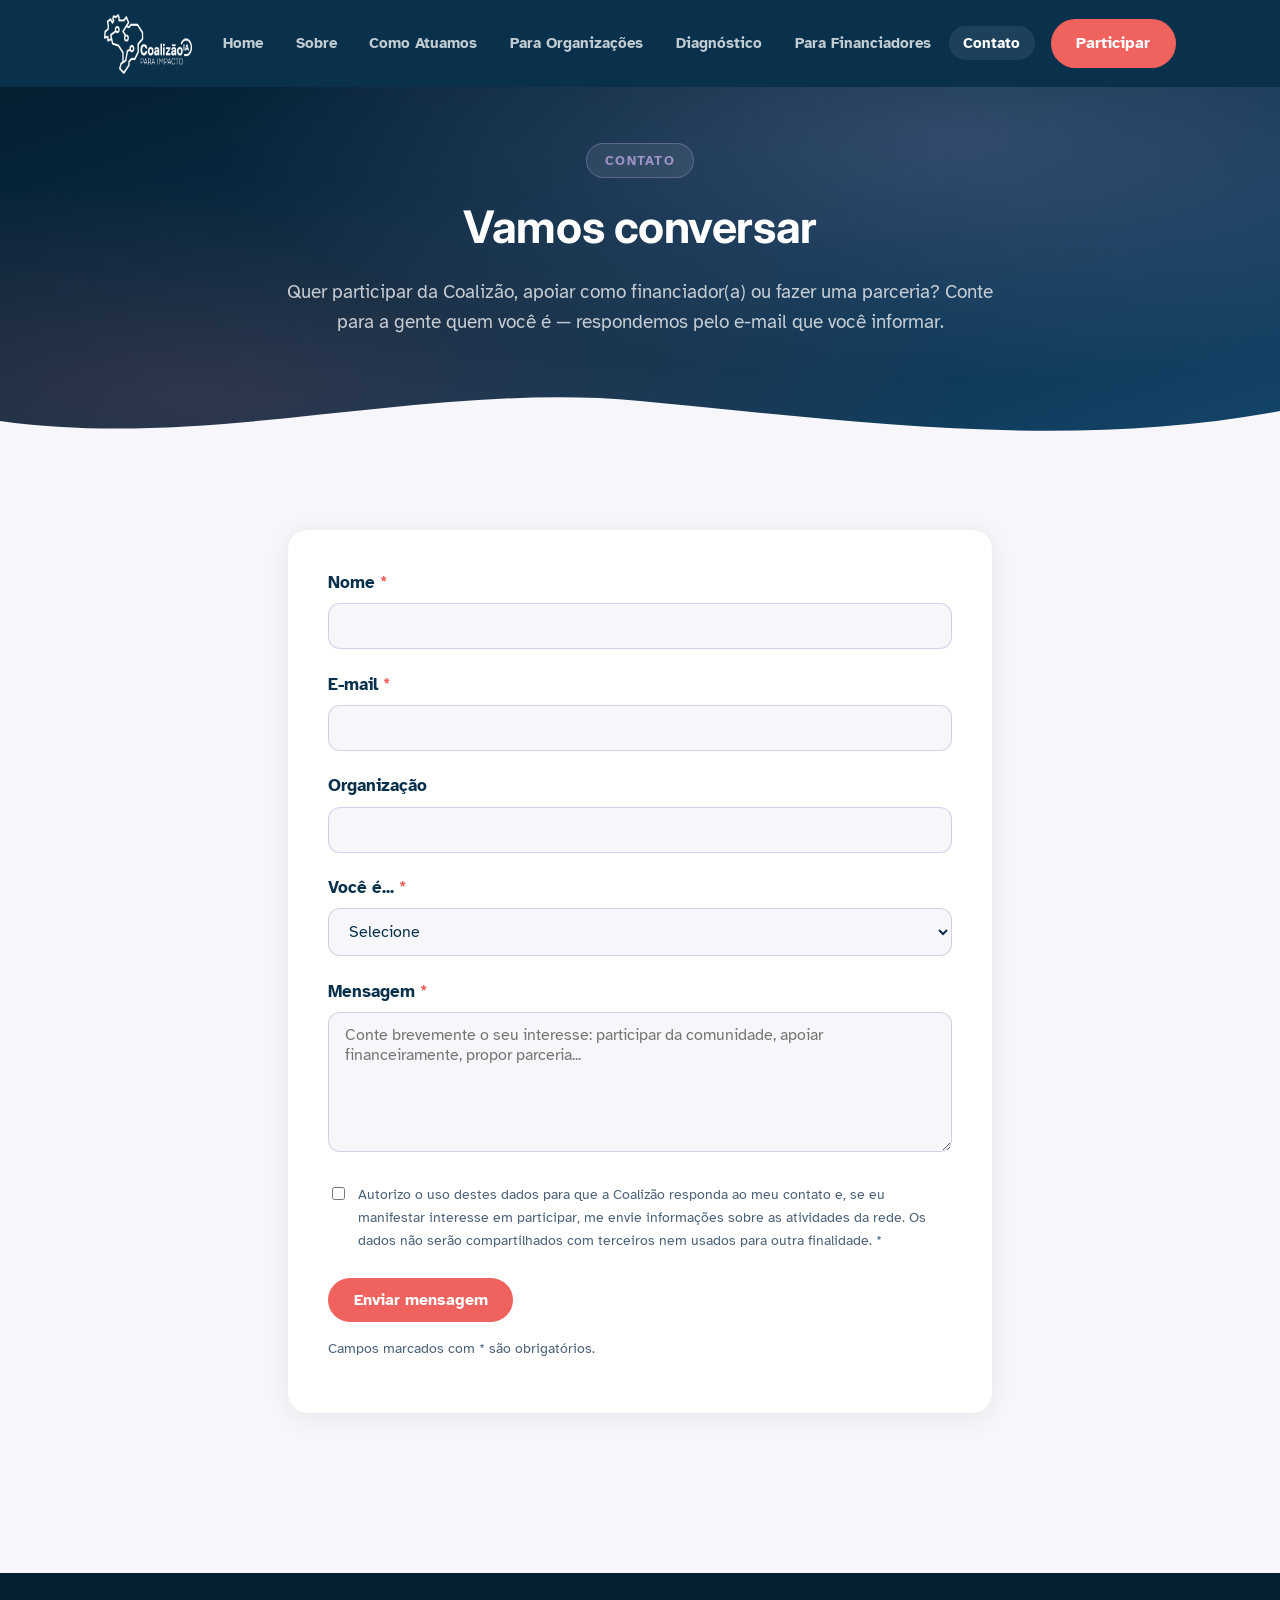
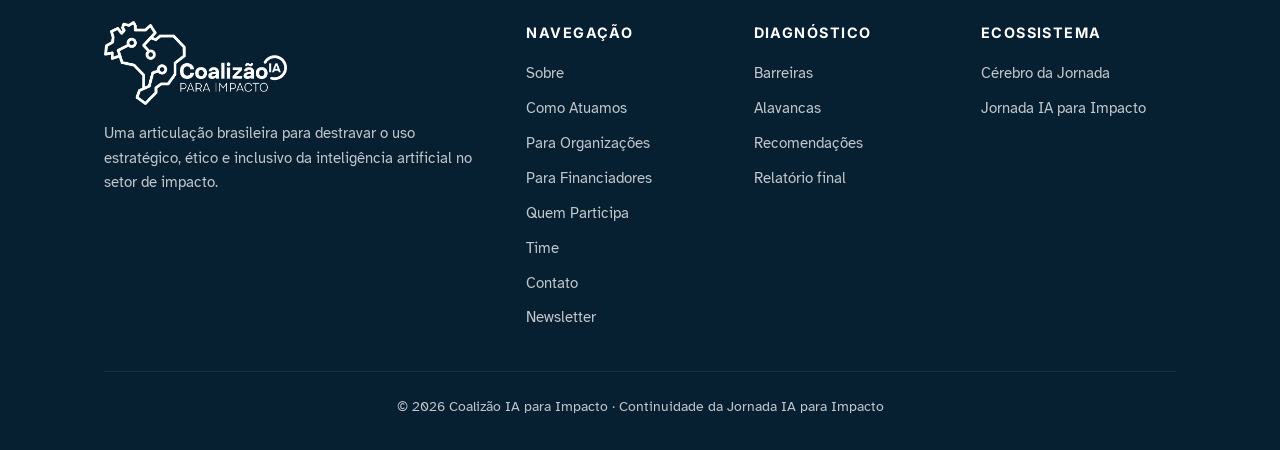
<file: contato.html>
<!DOCTYPE html>
<html lang="pt-BR">
<head>
  <meta charset="UTF-8">
  <meta name="viewport" content="width=device-width, initial-scale=1.0">
  <title>Contato — Coalizão IA para Impacto</title>
  <meta name="description" content="Entre em contato com a Coalizão IA para Impacto — para organizações, financiadores e interessados em participar.">
  <link rel="preconnect" href="https://fonts.googleapis.com">
  <link rel="preconnect" href="https://fonts.gstatic.com" crossorigin>
  <link href="https://fonts.googleapis.com/css2?family=Atkinson+Hyperlegible:ital,wght@0,400;0,700;1,400&family=Inter:wght@600;700;800&display=swap" rel="stylesheet">
  <link rel="stylesheet" href="css/coalizao.css">
  <link rel="icon" type="image/png" sizes="32x32" href="assets/favicon-32.png">
  <link rel="icon" type="image/png" sizes="192x192" href="assets/favicon-192.png">
  <link rel="apple-touch-icon" href="assets/apple-touch-icon.png">
  <link rel="canonical" href="https://iaparaimpacto.org.br/contato.html">
  <script src="js/stage.js"></script>
  <script>
    // Domínio secundário redireciona para o oficial
    if (/(^|\.)coalizaoiaparaimpacto\.org\.br$/.test(location.hostname)) {
      location.replace('https://iaparaimpacto.org.br' + location.pathname + location.search + location.hash);
    }
  </script>
  <style>
    .contact-wrap {
      max-width: 44rem;
      margin: 0 auto;
    }
    .contact-form {
      background: var(--white);
      border-radius: var(--radius-lg);
      box-shadow: var(--shadow-card);
      padding: 2.5rem;
    }
    .form-field { margin-bottom: 1.4rem; }
    .form-field label {
      display: block;
      font-weight: 700;
      margin-bottom: 0.4rem;
    }
    .form-field label .req { color: var(--coral); }
    .form-field input,
    .form-field select,
    .form-field textarea {
      width: 100%;
      font-family: var(--font-sans);
      font-size: 1rem;
      color: var(--ink);
      background: var(--paper);
      border: 1px solid var(--lavanda-border);
      border-radius: var(--radius-md);
      padding: 0.75rem 1rem;
    }
    .form-field input:focus,
    .form-field select:focus,
    .form-field textarea:focus {
      outline: 3px solid var(--lavanda-tint);
      border-color: var(--lavanda);
    }
    .form-field textarea { min-height: 140px; resize: vertical; }
    .form-consent {
      display: flex;
      gap: 0.6rem;
      align-items: flex-start;
      font-size: 0.9rem;
      color: var(--ink-soft);
      margin-bottom: 1.6rem;
    }
    .form-consent input { margin-top: 0.25rem; }
    .form-note {
      font-size: 0.85rem;
      color: var(--ink-soft);
      margin-top: 1rem;
    }
    .form-status {
      border-radius: var(--radius-md);
      padding: 1rem 1.25rem;
      margin-bottom: 1.4rem;
      font-weight: 700;
    }
    .form-status.ok { background: rgba(27, 126, 90, 0.12); color: #1B7E5A; }
    .form-status.err { background: var(--coral-tint); color: var(--coral-dark); }
  </style>
</head>
<body>

  <!-- ============ Header ============ -->
  <header class="site-header">
    <nav class="nav">
      <a class="brand" href="index.html" aria-label="Coalizão IA para Impacto — página inicial">
        <img src="assets/branco_logo_coalizao-ia-para-impacto.png" alt="Coalizão IA para Impacto">
      </a>
      <ul class="nav-links">
        <li><a href="index.html">Home</a></li>
        <li><a href="index.html#sobre">Sobre</a></li>
        <li><a href="index.html#como-atuamos">Como Atuamos</a></li>
        <li><a href="index.html#organizacoes">Para Organizações</a></li>
        <li><a href="barreiras.html">Diagnóstico</a></li>
        <li><a href="index.html#financiadores">Para Financiadores</a></li>
        <li><a href="contato.html" aria-current="page">Contato</a></li>
      </ul>
      <a class="btn btn-primary" href="contato.html">Participar</a>
    </nav>
  </header>

  <!-- ============ Hero compacto ============ -->
  <section class="hero" style="padding: 3.5rem 0 6rem;">
    <div class="container">
      <span class="eyebrow">Contato</span>
      <h1 style="font-size: clamp(1.8rem, 4vw, 2.8rem);">Vamos conversar</h1>
      <p class="lead">
        Quer participar da Coalizão, apoiar como financiador(a) ou fazer uma
        parceria? Conte para a gente quem você é — respondemos pelo e-mail
        que você informar.
      </p>
    </div>
    <div class="wave-divider" aria-hidden="true">
      <svg viewBox="0 0 1440 70" preserveAspectRatio="none">
        <path d="M0,40 C240,70 480,0 720,20 C960,40 1200,70 1440,30 L1440,70 L0,70 Z"></path>
      </svg>
    </div>
  </section>

  <!-- ============ Formulário ============ -->
  <section class="section">
    <div class="container">
      <div class="contact-wrap">
        <form class="contact-form" id="contact-form" action="https://api.web3forms.com/submit" method="POST">
          <input type="hidden" name="access_key" value="4bf83083-e335-4e7e-94fe-cb48c1b96021">
          <input type="hidden" name="subject" value="Novo contato pelo site da Coalizão IA para Impacto">
          <input type="hidden" name="from_name" value="Site Coalizão IA para Impacto">
          <!-- Honeypot anti-spam: humanos não veem este campo -->
          <input type="checkbox" name="botcheck" style="display:none;" tabindex="-1" autocomplete="off">

          <div class="form-status ok" id="status-ok" hidden>
            Mensagem enviada! Obrigado pelo interesse — retornaremos em breve.
          </div>
          <div class="form-status err" id="status-err" hidden>
            Não foi possível enviar. Tente novamente em instantes, por favor.
          </div>

          <div class="form-field">
            <label for="name">Nome <span class="req">*</span></label>
            <input type="text" id="name" name="name" required autocomplete="name">
          </div>

          <div class="form-field">
            <label for="email">E-mail <span class="req">*</span></label>
            <input type="email" id="email" name="email" required autocomplete="email">
          </div>

          <div class="form-field">
            <label for="organization">Organização</label>
            <input type="text" id="organization" name="organizacao" autocomplete="organization">
          </div>

          <div class="form-field">
            <label for="profile">Você é... <span class="req">*</span></label>
            <select id="profile" name="perfil" required>
              <option value="" disabled selected>Selecione</option>
              <option>Organização da sociedade civil</option>
              <option>Negócio ou startup de impacto</option>
              <option>Financiador(a) / filantropia / investidor(a)</option>
              <option>Governo</option>
              <option>Academia e pesquisa</option>
              <option>Especialista em tecnologia</option>
              <option>Rede ou intermediário</option>
              <option>Imprensa</option>
              <option>Outro</option>
            </select>
          </div>

          <div class="form-field">
            <label for="message">Mensagem <span class="req">*</span></label>
            <textarea id="message" name="mensagem" required
              placeholder="Conte brevemente o seu interesse: participar da comunidade, apoiar financeiramente, propor parceria..."></textarea>
          </div>

          <label class="form-consent">
            <input type="checkbox" name="consentimento" value="sim" required>
            <span>
              Autorizo o uso destes dados para que a Coalizão responda ao meu contato e,
              se eu manifestar interesse em participar, me envie informações sobre as
              atividades da rede. Os dados não serão compartilhados com terceiros nem
              usados para outra finalidade. <span class="req">*</span>
            </span>
          </label>

          <button type="submit" class="btn btn-primary" id="submit-btn">Enviar mensagem</button>

          <p class="form-note">Campos marcados com <span class="req">*</span> são obrigatórios.</p>
        </form>
      </div>
    </div>
  </section>

  <!-- ============ Footer ============ -->
  <footer class="site-footer">
    <div class="container">
      <div class="footer-grid">
        <div>
          <img class="footer-logo" src="assets/branco_logo_coalizao-ia-para-impacto.png" alt="Coalizão IA para Impacto">
          <p style="font-size:0.95rem;max-width:28rem;">
            Uma articulação brasileira para destravar o uso estratégico, ético e
            inclusivo da inteligência artificial no setor de impacto.
          </p>
        </div>
        <div>
          <h4>Navegação</h4>
          <ul>
            <li><a href="index.html#sobre">Sobre</a></li>
            <li><a href="index.html#como-atuamos">Como Atuamos</a></li>
            <li><a href="index.html#organizacoes">Para Organizações</a></li>
            <li><a href="index.html#financiadores">Para Financiadores</a></li>
            <li><a href="index.html#quem-participa">Quem Participa</a></li>
            <li><a href="index.html#time">Time</a></li>
            <li><a href="contato.html">Contato</a></li>
            <li><a href="newsletter/">Newsletter</a></li>
          </ul>
        </div>
        <div>
          <h4>Diagnóstico</h4>
          <ul>
            <li><a href="barreiras.html">Barreiras</a></li>
            <li><a href="alavancas.html">Alavancas</a></li>
            <li><a href="recomendacoes.html">Recomendações</a></li>
            <li><a href="relatorio.html">Relatório final</a></li>
          </ul>
        </div>
        <div>
          <h4>Ecossistema</h4>
          <ul>
            <li><a href="https://jornadadeimpacto.ia.br/" target="_blank" rel="noopener">Cérebro da Jornada</a></li>
            <li><a href="https://jornadadeimpacto.ia.br/" target="_blank" rel="noopener">Jornada IA para Impacto</a></li>
          </ul>
        </div>
      </div>
      <div class="footer-bottom">
        © 2026 Coalizão IA para Impacto · Continuidade da Jornada IA para Impacto
      </div>
    </div>
  </footer>

  <script>
    const form = document.getElementById('contact-form');
    const ok = document.getElementById('status-ok');
    const err = document.getElementById('status-err');
    const btn = document.getElementById('submit-btn');

    form.addEventListener('submit', async (e) => {
      e.preventDefault();
      ok.hidden = true; err.hidden = true;
      btn.disabled = true; btn.textContent = 'Enviando...';
      try {
        const res = await fetch(form.action, {
          method: 'POST',
          body: new FormData(form),
          headers: { 'Accept': 'application/json' }
        });
        if (res.ok) {
          form.reset();
          ok.hidden = false;
          ok.scrollIntoView({ behavior: 'smooth', block: 'center' });
        } else {
          err.hidden = false;
        }
      } catch (_) {
        err.hidden = false;
      } finally {
        btn.disabled = false; btn.textContent = 'Enviar mensagem';
      }
    });
  </script>

</body>
</html>
</file>
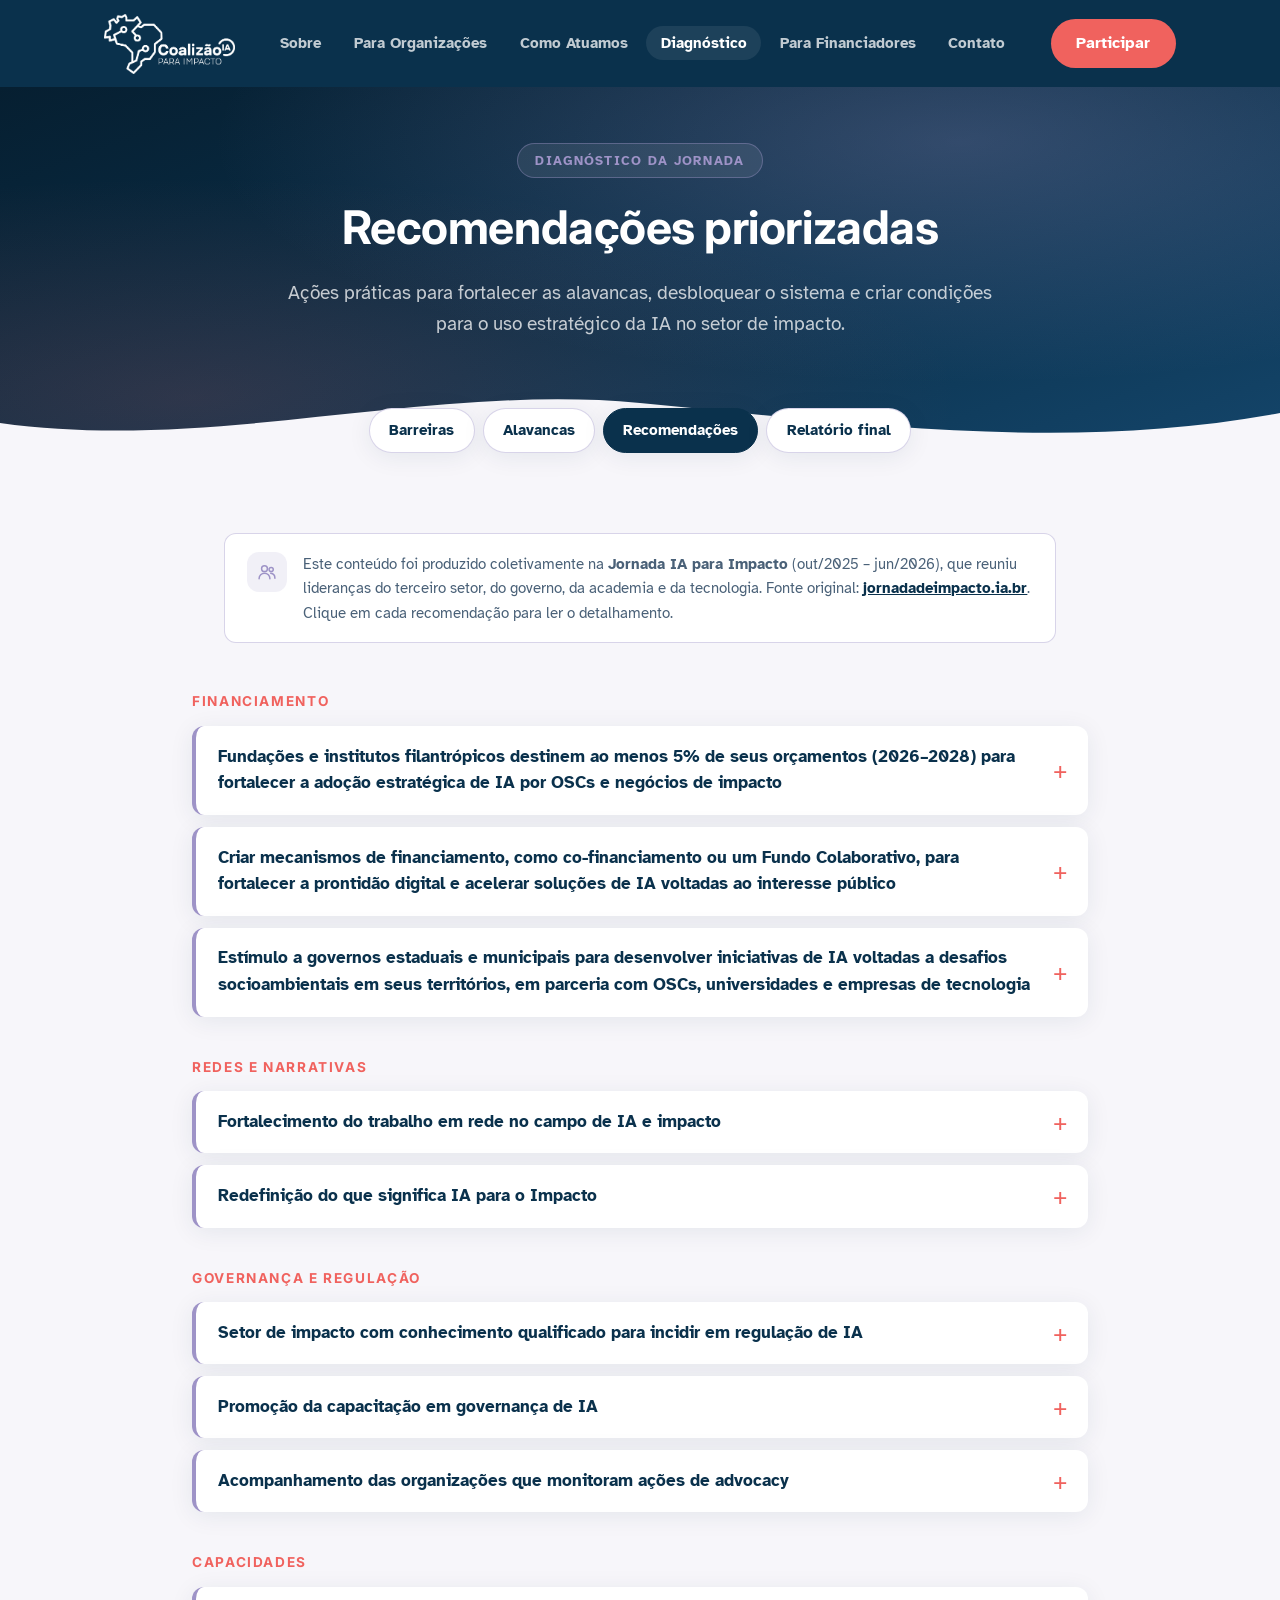
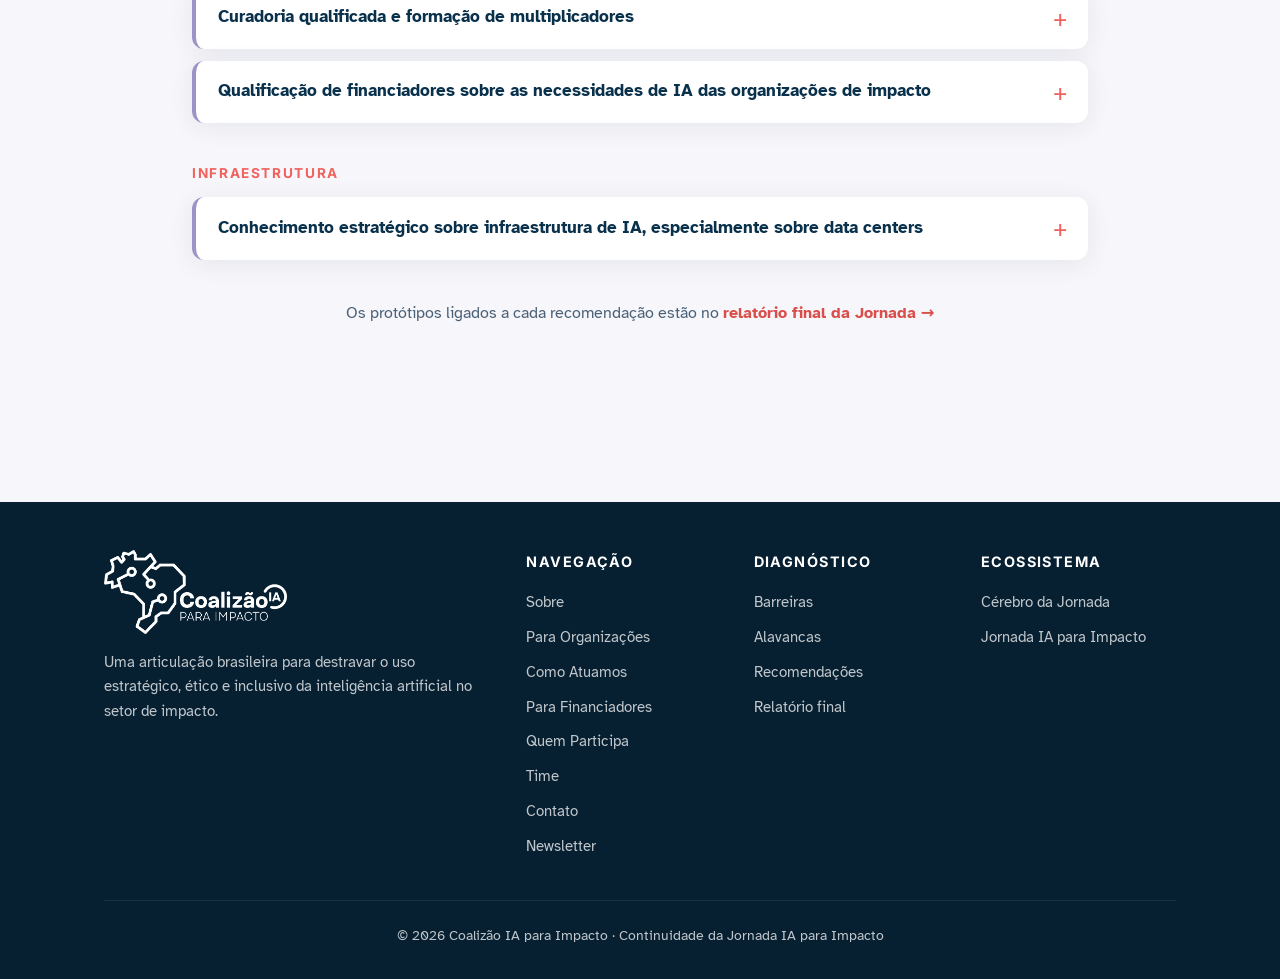
<file: recomendacoes.html>
<!DOCTYPE html>
<html lang="pt-BR">
<head>
  <meta charset="UTF-8">
  <meta name="viewport" content="width=device-width, initial-scale=1.0">
  <title>Recomendações — Coalizão IA para Impacto</title>
  <meta name="description" content="As recomendações priorizadas pela Jornada IA para Impacto para fortalecer o uso estratégico da IA pelo setor de impacto no Brasil.">
  <link rel="preconnect" href="https://fonts.googleapis.com">
  <link rel="preconnect" href="https://fonts.gstatic.com" crossorigin>
  <link href="https://fonts.googleapis.com/css2?family=Atkinson+Hyperlegible:ital,wght@0,400;0,700;1,400&family=Inter:wght@600;700;800&display=swap" rel="stylesheet">
  <link rel="stylesheet" href="css/coalizao.css">
  <link rel="icon" type="image/png" sizes="32x32" href="assets/favicon-32.png">
  <link rel="icon" type="image/png" sizes="192x192" href="assets/favicon-192.png">
  <link rel="apple-touch-icon" href="assets/apple-touch-icon.png">
  <link rel="canonical" href="https://iaparaimpacto.org.br/recomendacoes.html">
  <script src="js/stage.js"></script>
  <script>
    if (/(^|\.)coalizaoiaparaimpacto\.org\.br$/.test(location.hostname)) {
      location.replace('https://iaparaimpacto.org.br' + location.pathname + location.search + location.hash);
    }
  </script>
</head>
<body>

  <header class="site-header">
    <nav class="nav">
      <a class="brand" href="index.html" aria-label="Coalizão IA para Impacto — página inicial">
        <img src="assets/branco_logo_coalizao-ia-para-impacto.png" alt="Coalizão IA para Impacto">
      </a>
      <ul class="nav-links">
        <li><a href="index.html#sobre">Sobre</a></li>
        <li><a href="index.html#organizacoes">Para Organizações</a></li>
        <li><a href="index.html#como-atuamos">Como Atuamos</a></li>
        <li><a href="barreiras.html" aria-current="page">Diagnóstico</a></li>
        <li><a href="index.html#financiadores">Para Financiadores</a></li>
        <li><a href="contato.html">Contato</a></li>
      </ul>
      <a class="btn btn-primary" href="index.html#participar">Participar</a>
    </nav>
  </header>

  <section class="hero page-hero">
    <div class="container">
      <span class="eyebrow">Diagnóstico da Jornada</span>
      <h1>Recomendações priorizadas</h1>
      <p class="lead">
        Ações práticas para fortalecer as alavancas, desbloquear o sistema e criar
        condições para o uso estratégico da IA no setor de impacto.
      </p>
    </div>
    <div class="wave-divider" aria-hidden="true">
      <svg viewBox="0 0 1440 70" preserveAspectRatio="none">
        <path d="M0,40 C240,70 480,0 720,20 C960,40 1200,70 1440,30 L1440,70 L0,70 Z"></path>
      </svg>
    </div>
  </section>

  <nav class="subnav container" aria-label="Diagnóstico da Jornada">
    <a href="barreiras.html">Barreiras</a>
    <a href="alavancas.html">Alavancas</a>
    <a href="recomendacoes.html" aria-current="page">Recomendações</a>
    <a href="relatorio.html">Relatório final</a>
  </nav>

  <section class="section">
    <div class="container">
      <div class="source-note">
        <div class="card-icon lavanda"><svg class="ico" aria-hidden="true"><use href="assets/icons.svg#i-users"/></svg></div>
        <div>
          Este conteúdo foi produzido coletivamente na <strong>Jornada IA para Impacto</strong>
          (out/2025 – jun/2026), que reuniu lideranças do terceiro setor, do governo, da
          academia e da tecnologia. Fonte original:
          <a href="https://jornadadeimpacto.ia.br/recomendacoes" target="_blank" rel="noopener">jornadadeimpacto.ia.br</a>.
          Clique em cada recomendação para ler o detalhamento.
        </div>
      </div>

      <div class="rec-group">
        <h2>Financiamento</h2>
        <details class="rec">
          <summary>Fundações e institutos filantrópicos destinem ao menos 5% de seus orçamentos (2026–2028) para fortalecer a adoção estratégica de IA por OSCs e negócios de impacto</summary>
          <div class="rec-body">
            <p>Ao destinarem ao menos 5% de seus orçamentos, fundações e institutos filantrópicos podem fortalecer a ação estratégica de IA por OSCs e negócios de impacto. Essa destinação de recursos possibilita o apoio à experimentação e à prototipagem de soluções de IA aplicadas a desafios socioambientais e o desenvolvimento de soluções compartilhadas entre organizações e redes. Esses recursos devem também apoiar o fortalecimento da infraestrutura digital das organizações, incluindo gestão e governança de dados, serviços em nuvem, segurança e interoperabilidade, bem como a formação e contratação de especialistas em tecnologia e ciência de dados.</p>
            <p>A inteligência artificial deve ser integrada aos processos para ampliar a capacidade estratégica e institucional, potencializando o trabalho das pessoas e das organizações.</p>
            <p>Essa recomendação pode deslocar o financiamento de IA de ações pontuais e pulverizadas para um compromisso programático. O efeito esperado é reduzir a desigualdade de acesso tecnológico, permitir experimentação responsável, fortalecer a governança de dados e criar condições para que organizações menores também possam utilizar IA em planejamento, gestão, tomada de decisão e desenho de soluções socioambientais.</p>
            <div class="rec-meta"><strong>Meta:</strong> alocação de 5% dos orçamentos de fundações e institutos filantrópicos (2026–2028) para doação ao setor de impacto. <strong>Acompanhamento:</strong> Censo do GIFE; compromisso das fundações de dar transparência aos projetos com IA que financiam; artigos do GIFE com esses casos.</div>
          </div>
        </details>
        <details class="rec">
          <summary>Criar mecanismos de financiamento, como co-financiamento ou um Fundo Colaborativo, para fortalecer a prontidão digital e acelerar soluções de IA voltadas ao interesse público</summary>
          <div class="rec-body">
            <p>A recomendação propõe mobilizar um ecossistema multiatores, unindo filantropia, investidores de impacto, empresas e o setor público (por exemplo, PBIA/MCTI e bancos públicos), para estruturar instrumentos financeiros inovadores dedicados à prontidão digital e à escala de soluções para problemas complexos, com uso da IA e de tecnologias emergentes. A estratégia foca na criação de uma arquitetura financeira flexível — fundos de risco filantrópico, editais, blended finance, capital paciente e matching fund público e privado — que permita desde a experimentação inicial (projetos piloto) até a implementação de soluções coletivas ou de escala. O financiamento deve priorizar tanto desafios setoriais abertos quanto áreas estratégicas (por exemplo, alinhadas ao PBIA), promovendo o uso responsável da tecnologia e a aprendizagem coletiva entre financiadores e o campo de impacto.</p>
            <p>Seu impacto está em criar uma nova lógica de investimento para IA no setor de impacto. Em vez de cada organização buscar isoladamente recursos para tecnologias muitas vezes caras e pouco contextualizadas, o campo pode construir soluções compartilhadas, reduzir custos de transação, gerar conhecimento aberto e aumentar o poder de negociação frente a provedores tecnológicos. Isso favorece uma agenda de IA como bem comum, e não como ativo concentrado em poucas organizações.</p>
          </div>
        </details>
        <details class="rec">
          <summary>Estímulo a governos estaduais e municipais para desenvolver iniciativas de IA voltadas a desafios socioambientais em seus territórios, em parceria com OSCs, universidades e empresas de tecnologia</summary>
          <div class="rec-body">
            <p>A relação entre os governos e as OSCs pode se dar por meio do apoio à prontidão digital de organizações locais (infraestrutura e governança de dados, capacitação técnica), do desenvolvimento e da contratação de soluções de IA aplicadas a desafios públicos — como saúde, educação, clima e assistência social — e da criação de chamadas públicas alinhadas às prioridades do Plano Brasileiro de Inteligência Artificial (PBIA).</p>
            <p>No campo, essa recomendação amplia a possibilidade de conectar IA ao serviço público, especialmente nos territórios em que OSCs já atuam como implementadoras, mobilizadoras ou produtoras de dados. Seu impacto potencial é aproximar o setor público da inteligência acumulada pela sociedade civil e evitar que a agenda de IA pública seja conduzida apenas por fornecedores tecnológicos ou áreas técnicas governamentais.</p>
            <div class="rec-meta"><strong>Meta:</strong> projetos piloto com municípios ou governos estaduais.</div>
          </div>
        </details>
      </div>

      <div class="rec-group">
        <h2>Redes e narrativas</h2>
        <details class="rec">
          <summary>Fortalecimento do trabalho em rede no campo de IA e impacto</summary>
          <div class="rec-body">
            <p>O fortalecimento do trabalho em rede no campo de IA e impacto pode estimular a articulação contínua entre organizações, especialistas e iniciativas que atuam com impacto e inteligência artificial. A recomendação busca fortalecer espaços de troca, coordenação e aprendizagem coletiva, apoiando a construção de agendas comuns e a mobilização de financiadores para impulsionar o desenvolvimento e a adoção responsável de IA no campo de impacto, criando uma infraestrutura relacional.</p>
            <p>Isso significa mais circulação de conhecimento, menor duplicação de esforços, identificação de sinergias, fortalecimento da confiança entre atores e capacidade de reação coletiva diante de mudanças rápidas em tecnologia, regulação e financiamento. Redes fortes também reduzem assimetrias, porque permitem que organizações com menor repertório técnico acessem referências, pares e oportunidades.</p>
            <div class="rec-meta"><strong>Meta:</strong> criação de pelo menos um espaço permanente para discussão de uma agenda comum de IA para impacto.</div>
          </div>
        </details>
        <details class="rec">
          <summary>Redefinição do que significa IA para o Impacto</summary>
          <div class="rec-body">
            <p>Ao redefinir o significado de IA para Impacto, pode-se disseminar uma narrativa crítica que problematiza a questão da IA no campo de impacto, saindo do pensamento binário e superando a visão de neutralidade tecnológica. Além disso, criam-se espaços de reflexão sobre narrativas que envolvem as populações que serão afetadas pelas tecnologias. A recomendação também busca disseminar narrativas que mostram que existem várias "IAs", e que elas não nascem nem se desenvolvem igualmente: a forma como são adotadas pode trazer benefícios ou riscos. Dessa forma, o campo se envolve com o tema e forma uma opinião que informa a definição do que de fato significa "IA para o Impacto".</p>
            <p>Essa recomendação pode mudar a qualidade da conversa. Ao criar uma narrativa mais plural, contextualizada e orientada a critérios de impacto, ela ajuda organizações a tomarem decisões mais conscientes, financiadores a investirem melhor e redes a comunicarem a pauta sem reproduzir o hype tecnológico. Também abre espaço para vozes historicamente pouco consideradas no desenvolvimento tecnológico, como organizações de base, movimentos sociais e populações afetadas.</p>
            <div class="rec-meta"><strong>Meta:</strong> construção de uma narrativa alternativa.</div>
          </div>
        </details>
      </div>

      <div class="rec-group">
        <h2>Governança e regulação</h2>
        <details class="rec">
          <summary>Setor de impacto com conhecimento qualificado para incidir em regulação de IA</summary>
          <div class="rec-body">
            <p>O conhecimento qualificado fortalece o letramento regulatório no setor de impacto, apoiando organizações com maior acúmulo no tema e criando condições para que possam aprofundar conhecimento, acompanhar debates e atuar de forma qualificada na incidência sobre marcos regulatórios de IA.</p>
            <div class="rec-meta"><strong>Meta:</strong> pelo menos 70% das organizações que participaram do letramento relatam aumento de segurança e clareza para opinar sobre regulação de IA.</div>
          </div>
        </details>
        <details class="rec">
          <summary>Promoção da capacitação em governança de IA</summary>
          <div class="rec-body">
            <p>Promover a qualificação do campo de impacto na governança de sistemas de IA. O objetivo é garantir que essas organizações tenham acesso a conteúdo simples e didático sobre como lidar com dados pessoais em sistemas de IA, bem como a recomendações de boas práticas éticas no desenvolvimento e uso da IA.</p>
            <p>O conteúdo pode reduzir riscos ao mesmo tempo em que aumenta a confiança no uso de IA. Organizações com governança mínima conseguem avaliar melhor fornecedores, proteger beneficiários, cuidar de dados sensíveis e decidir quando automatizar ou não determinado processo. Isso fortalece o campo como usuário responsável de tecnologia.</p>
            <div class="rec-meta"><strong>Meta:</strong> 70% de percepção de ganho de conhecimento entre as organizações que utilizaram o material de capacitação.</div>
          </div>
        </details>
        <details class="rec">
          <summary>Acompanhamento das organizações que monitoram ações de advocacy</summary>
          <div class="rec-body">
            <p>Estabelecer um fluxo de acompanhamento das organizações e redes que já monitoram a regulação de IA no Brasil, analisando também as políticas relacionadas a infraestrutura. Isso permite que o campo responda de forma coordenada a janelas de incidência, reduzindo riscos e aumentando a confiança no uso de IA.</p>
            <div class="rec-meta"><strong>Meta:</strong> mapeamento de organizações e redes que monitoram o tema.</div>
          </div>
        </details>
      </div>

      <div class="rec-group">
        <h2>Capacidades</h2>
        <details class="rec">
          <summary>Curadoria qualificada e formação de multiplicadores</summary>
          <div class="rec-body">
            <p>A recomendação estrutura uma curadoria qualificada de conteúdos essenciais sobre letramento em IA, organizada de forma prática entre o que compreender e como aplicar, e a articula a diferentes opções de treinamento para especialistas em IA e multiplicadores de conhecimento. A proposta é oferecer percursos formativos adaptados ao perfil, à missão e ao grau de maturidade tecnológica das organizações, considerando desde o uso básico de ferramentas até aplicações mais estratégicas orientadas à geração de impacto.</p>
            <p>A curadoria pode ampliar o repertório técnico e crítico do campo, reduzir assimetrias regionais e institucionais, formar lideranças capazes de orientar decisões estratégicas e criar uma base comum de entendimento sobre IA para impacto.</p>
            <div class="rec-meta"><strong>Meta:</strong> mapeamento das iniciativas educacionais atuais sobre o tema.</div>
          </div>
        </details>
        <details class="rec">
          <summary>Qualificação de financiadores sobre as necessidades de IA das organizações de impacto</summary>
          <div class="rec-body">
            <p>Qualificar o olhar de fundações, institutos e investidores de impacto para que compreendam as reais necessidades tecnológicas e as barreiras de maturidade digital das organizações de impacto. O foco é capacitar financiadores para que os repasses de recursos em IA sejam realistas para a realidade das organizações do setor.</p>
            <p>Essa recomendação pode melhorar a qualidade do grantmaking. Financiadores mais preparados podem desenhar editais, critérios, orçamentos e acompanhamentos mais realistas, reduzindo a pressão para que OSCs adotem IA sem condições adequadas. Isso fortalece a relação entre investimento social, capacidade institucional e uso responsável de tecnologia.</p>
            <div class="rec-meta"><strong>Meta:</strong> oferta de capacitação para financiadores.</div>
          </div>
        </details>
      </div>

      <div class="rec-group">
        <h2>Infraestrutura</h2>
        <details class="rec">
          <summary>Conhecimento estratégico sobre infraestrutura de IA, especialmente sobre data centers</summary>
          <div class="rec-body">
            <p>O conhecimento estratégico sobre infraestrutura de IA busca capacitar o setor no tema, com foco na operação e nos impactos socioambientais dos data centers.</p>
            <p>Essa recomendação qualifica o debate sobre soberania tecnológica, dependência de plataformas, custos ocultos, pegada ambiental e riscos de concentração. Também permite que financiadores e organizações avaliem melhor que tipo de infraestrutura desejam apoiar e quais salvaguardas devem exigir.</p>
            <div class="rec-meta"><strong>Meta:</strong> 70% de percepção de ganho de conhecimento entre as organizações que foram capacitadas.</div>
          </div>
        </details>
      </div>

      <p class="more-link">
        Os protótipos ligados a cada recomendação estão no
        <a href="relatorio.html">relatório final da Jornada →</a>
      </p>
    </div>
  </section>

  <footer class="site-footer">
    <div class="container">
      <div class="footer-grid">
        <div>
          <img class="footer-logo" src="assets/branco_logo_coalizao-ia-para-impacto.png" alt="Coalizão IA para Impacto">
          <p style="font-size:0.95rem;max-width:28rem;">
            Uma articulação brasileira para destravar o uso estratégico, ético e
            inclusivo da inteligência artificial no setor de impacto.
          </p>
        </div>
        <div>
          <h4>Navegação</h4>
          <ul>
            <li><a href="index.html#sobre">Sobre</a></li>
            <li><a href="index.html#organizacoes">Para Organizações</a></li>
            <li><a href="index.html#como-atuamos">Como Atuamos</a></li>
            <li><a href="index.html#financiadores">Para Financiadores</a></li>
            <li><a href="index.html#quem-participa">Quem Participa</a></li>
            <li><a href="index.html#time">Time</a></li>
            <li><a href="contato.html">Contato</a></li>
            <li><a href="newsletter/">Newsletter</a></li>
          </ul>
        </div>
        <div>
          <h4>Diagnóstico</h4>
          <ul>
            <li><a href="barreiras.html">Barreiras</a></li>
            <li><a href="alavancas.html">Alavancas</a></li>
            <li><a href="recomendacoes.html">Recomendações</a></li>
            <li><a href="relatorio.html">Relatório final</a></li>
          </ul>
        </div>
        <div>
          <h4>Ecossistema</h4>
          <ul>
            <li><a href="https://jornadadeimpacto.ia.br/" target="_blank" rel="noopener">Cérebro da Jornada</a></li>
            <li><a href="https://jornadadeimpacto.ia.br/" target="_blank" rel="noopener">Jornada IA para Impacto</a></li>
          </ul>
        </div>
      </div>
      <div class="footer-bottom">
        © 2026 Coalizão IA para Impacto · Continuidade da Jornada IA para Impacto
      </div>
    </div>
  </footer>

</body>
</html>
</file>
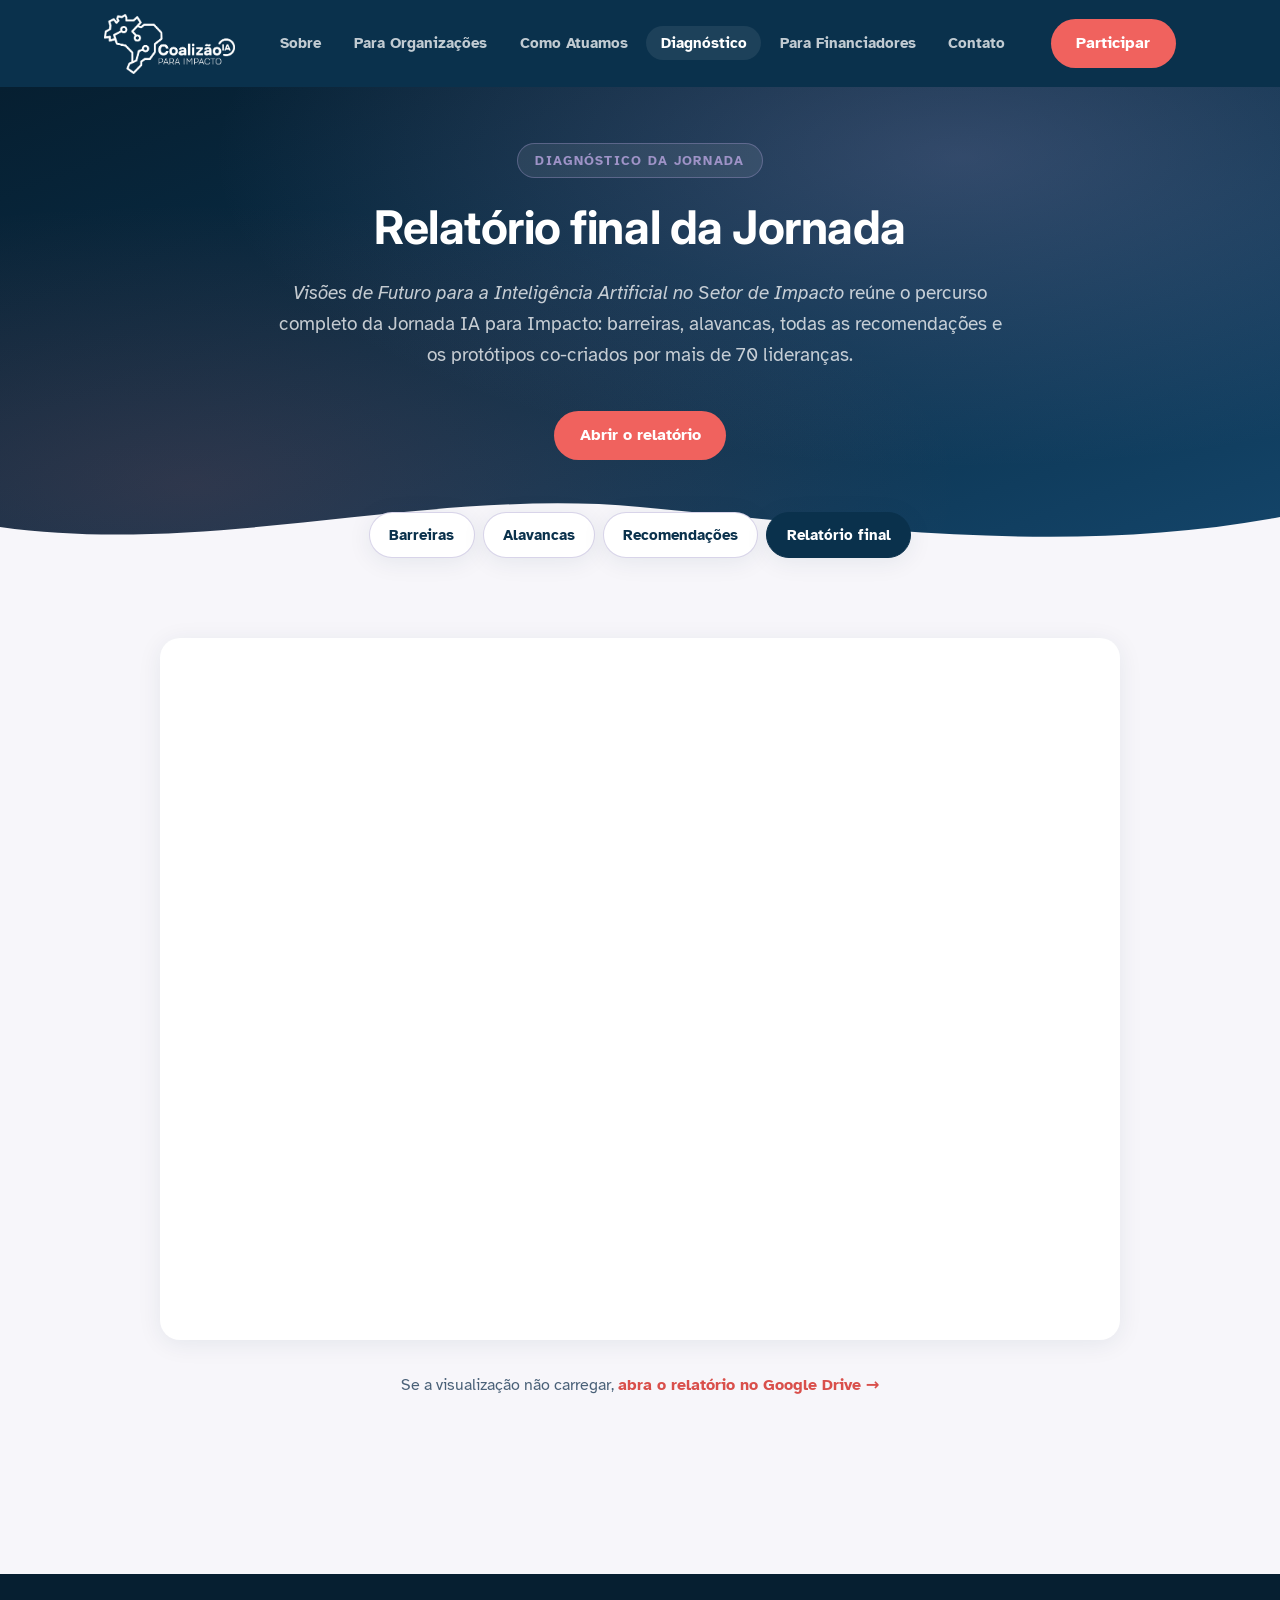
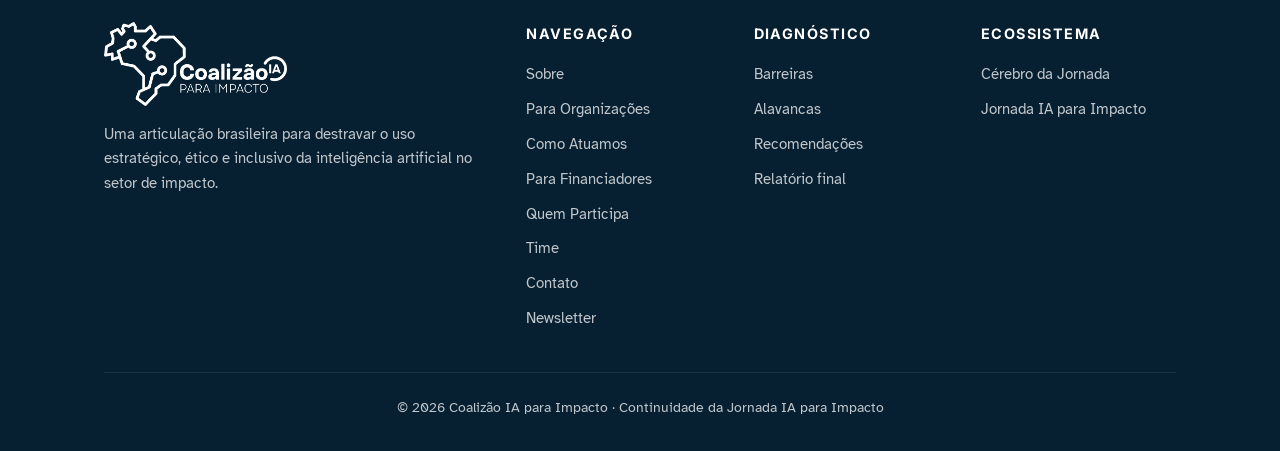
<file: relatorio.html>
<!DOCTYPE html>
<html lang="pt-BR">
<head>
  <meta charset="UTF-8">
  <meta name="viewport" content="width=device-width, initial-scale=1.0">
  <title>Relatório final — Coalizão IA para Impacto</title>
  <meta name="description" content="Relatório final da Jornada IA para Impacto: Visões de Futuro para a Inteligência Artificial no Setor de Impacto.">
  <link rel="preconnect" href="https://fonts.googleapis.com">
  <link rel="preconnect" href="https://fonts.gstatic.com" crossorigin>
  <link href="https://fonts.googleapis.com/css2?family=Atkinson+Hyperlegible:ital,wght@0,400;0,700;1,400&family=Inter:wght@600;700;800&display=swap" rel="stylesheet">
  <link rel="stylesheet" href="css/coalizao.css">
  <link rel="icon" type="image/png" sizes="32x32" href="assets/favicon-32.png">
  <link rel="icon" type="image/png" sizes="192x192" href="assets/favicon-192.png">
  <link rel="apple-touch-icon" href="assets/apple-touch-icon.png">
  <link rel="canonical" href="https://iaparaimpacto.org.br/relatorio.html">
  <script src="js/stage.js"></script>
  <script>
    if (/(^|\.)coalizaoiaparaimpacto\.org\.br$/.test(location.hostname)) {
      location.replace('https://iaparaimpacto.org.br' + location.pathname + location.search + location.hash);
    }
  </script>
</head>
<body>

  <header class="site-header">
    <nav class="nav">
      <a class="brand" href="index.html" aria-label="Coalizão IA para Impacto — página inicial">
        <img src="assets/branco_logo_coalizao-ia-para-impacto.png" alt="Coalizão IA para Impacto">
      </a>
      <ul class="nav-links">
        <li><a href="index.html#sobre">Sobre</a></li>
        <li><a href="index.html#organizacoes">Para Organizações</a></li>
        <li><a href="index.html#como-atuamos">Como Atuamos</a></li>
        <li><a href="barreiras.html" aria-current="page">Diagnóstico</a></li>
        <li><a href="index.html#financiadores">Para Financiadores</a></li>
        <li><a href="contato.html">Contato</a></li>
      </ul>
      <a class="btn btn-primary" href="index.html#participar">Participar</a>
    </nav>
  </header>

  <section class="hero page-hero">
    <div class="container">
      <span class="eyebrow">Diagnóstico da Jornada</span>
      <h1>Relatório final da Jornada</h1>
      <p class="lead">
        <em>Visões de Futuro para a Inteligência Artificial no Setor de Impacto</em> reúne
        o percurso completo da Jornada IA para Impacto: barreiras, alavancas, todas as
        recomendações e os protótipos co-criados por mais de 70 lideranças.
      </p>
      <div class="actions">
        <a class="btn btn-primary" href="https://drive.google.com/file/d/1upr5ug1Ho76UStQaBDwRNLfADgoAqpOd/view" target="_blank" rel="noopener">Abrir o relatório</a>
      </div>
    </div>
    <div class="wave-divider" aria-hidden="true">
      <svg viewBox="0 0 1440 70" preserveAspectRatio="none">
        <path d="M0,40 C240,70 480,0 720,20 C960,40 1200,70 1440,30 L1440,70 L0,70 Z"></path>
      </svg>
    </div>
  </section>

  <nav class="subnav container" aria-label="Diagnóstico da Jornada">
    <a href="barreiras.html">Barreiras</a>
    <a href="alavancas.html">Alavancas</a>
    <a href="recomendacoes.html">Recomendações</a>
    <a href="relatorio.html" aria-current="page">Relatório final</a>
  </nav>

  <section class="section">
    <div class="container">
      <div class="report-embed">
        <iframe src="https://drive.google.com/file/d/1upr5ug1Ho76UStQaBDwRNLfADgoAqpOd/preview"
                title="Relatório final da Jornada IA para Impacto" loading="lazy" allow="autoplay"></iframe>
      </div>
      <p class="more-link">
        Se a visualização não carregar,
        <a href="https://drive.google.com/file/d/1upr5ug1Ho76UStQaBDwRNLfADgoAqpOd/view" target="_blank" rel="noopener">abra o relatório no Google Drive →</a>
      </p>
    </div>
  </section>

  <footer class="site-footer">
    <div class="container">
      <div class="footer-grid">
        <div>
          <img class="footer-logo" src="assets/branco_logo_coalizao-ia-para-impacto.png" alt="Coalizão IA para Impacto">
          <p style="font-size:0.95rem;max-width:28rem;">
            Uma articulação brasileira para destravar o uso estratégico, ético e
            inclusivo da inteligência artificial no setor de impacto.
          </p>
        </div>
        <div>
          <h4>Navegação</h4>
          <ul>
            <li><a href="index.html#sobre">Sobre</a></li>
            <li><a href="index.html#organizacoes">Para Organizações</a></li>
            <li><a href="index.html#como-atuamos">Como Atuamos</a></li>
            <li><a href="index.html#financiadores">Para Financiadores</a></li>
            <li><a href="index.html#quem-participa">Quem Participa</a></li>
            <li><a href="index.html#time">Time</a></li>
            <li><a href="contato.html">Contato</a></li>
            <li><a href="newsletter/">Newsletter</a></li>
          </ul>
        </div>
        <div>
          <h4>Diagnóstico</h4>
          <ul>
            <li><a href="barreiras.html">Barreiras</a></li>
            <li><a href="alavancas.html">Alavancas</a></li>
            <li><a href="recomendacoes.html">Recomendações</a></li>
            <li><a href="relatorio.html">Relatório final</a></li>
          </ul>
        </div>
        <div>
          <h4>Ecossistema</h4>
          <ul>
            <li><a href="https://jornadadeimpacto.ia.br/" target="_blank" rel="noopener">Cérebro da Jornada</a></li>
            <li><a href="https://jornadadeimpacto.ia.br/" target="_blank" rel="noopener">Jornada IA para Impacto</a></li>
          </ul>
        </div>
      </div>
      <div class="footer-bottom">
        © 2026 Coalizão IA para Impacto · Continuidade da Jornada IA para Impacto
      </div>
    </div>
  </footer>

</body>
</html>
</file>
<file: css/coalizao.css>
/* ============================================================
   Coalizão IA para Impacto — Design System
   Identidade visual oficial (Com Limão, sistema da Jornada):
   Navy #0A314C · Lavanda #9E93C7 · Coral #F0625E · Calibri
   (na web: Carlito, métrica-compatível com Calibri)
   Compartilhado por todas as páginas do site.
   ============================================================ */

:root {
  /* Paleta oficial */
  --navy: #0A314C;          /* primária — fundos escuros, títulos */
  --navy-deep: #061F31;     /* variação escura para gradientes */
  --navy-soft: #14456A;     /* variação clara para gradientes */
  --lavanda: #9E93C7;       /* secundária */
  --coral: #F0625E;         /* destaque — CTAs */
  --coral-dark: #D94F4B;

  /* Neutros derivados */
  --paper: #F7F6FA;         /* fundo claro com leve tom lavanda */
  --paper-alt: #EFEDF5;
  --ink: #0A314C;           /* texto em fundo claro = navy */
  --ink-soft: #4A6178;      /* texto secundário */

  /* Transparências */
  --lavanda-tint: rgba(158, 147, 199, 0.14);
  --lavanda-border: rgba(158, 147, 199, 0.4);
  --coral-tint: rgba(240, 98, 94, 0.12);
  --navy-tint: rgba(10, 49, 76, 0.08);
  --white-tint: rgba(255, 255, 255, 0.08);
  --white-70: rgba(255, 255, 255, 0.75);
  --white: #FFFFFF;

  /* Tipografia — fontes abertas do brandbook: Atkinson Hyperlegible (texto), Inter (títulos) */
  --font-sans: 'Atkinson Hyperlegible', 'Segoe UI', system-ui, sans-serif;
  --font-head: 'Inter', 'Segoe UI', system-ui, sans-serif;

  /* Layout */
  --container: 1120px;
  --radius-lg: 1.25rem;
  --radius-md: 0.75rem;
  --radius-pill: 9999px;
  --shadow-card: 0 4px 24px rgba(10, 49, 76, 0.08);
  --shadow-card-hover: 0 8px 32px rgba(10, 49, 76, 0.15);
}

* { box-sizing: border-box; }

html { scroll-behavior: smooth; }

body {
  margin: 0;
  font-family: var(--font-sans);
  background: var(--paper);
  color: var(--ink);
  line-height: 1.6;
  font-size: 1.05rem;
  -webkit-font-smoothing: antialiased;
}

h1, h2, h3, h4 { font-family: var(--font-head); letter-spacing: -0.01em; }

img { max-width: 100%; display: block; }

a { color: inherit; }

.container {
  max-width: var(--container);
  margin: 0 auto;
  padding: 0 1.5rem;
}

/* ---------- Faixa da versão de teste (js/stage.js) ---------- */
.stage-banner {
  background: #F7D046;
  color: var(--navy-deep);
  text-align: center;
  font-weight: 700;
  font-size: 0.9rem;
  padding: 0.45rem 1rem;
}
.stage-banner a { color: inherit; }

/* ---------- Header / Nav ---------- */
.site-header {
  position: sticky;
  top: 0;
  z-index: 50;
  background: var(--navy);
  color: var(--white);
}

.site-header .nav {
  display: flex;
  align-items: center;
  justify-content: space-between;
  gap: 1rem;
  padding: 0.85rem 1.5rem;
  max-width: var(--container);
  margin: 0 auto;
}

.brand { display: flex; align-items: center; text-decoration: none; }
.brand img { height: 60px; width: auto; }

/* ---------- Insígnia da marca (hexágono-nó, inline SVG) ---------- */
.insignia {
  display: inline-block;
  width: 1em;
  height: 1.14em; /* proporção do viewBox 851x972 */
  fill: currentColor;
  vertical-align: middle;
}

.nav-links {
  display: flex;
  align-items: center;
  gap: 0.25rem;
  list-style: none;
  margin: 0;
  padding: 0;
}

.nav-links a {
  white-space: nowrap;
  text-decoration: none;
  font-size: 0.95rem;
  font-weight: 600;
  padding: 0.5rem 0.9rem;
  border-radius: var(--radius-pill);
  color: var(--white-70);
  transition: background 0.2s, color 0.2s;
}

.nav-links a:hover,
.nav-links a[aria-current="page"] {
  background: var(--white-tint);
  color: var(--white);
}

/* ---------- Botões ---------- */
.btn {
  display: inline-flex;
  align-items: center;
  gap: 0.5rem;
  padding: 0.75rem 1.6rem;
  border-radius: var(--radius-pill);
  font-family: var(--font-sans);
  font-weight: 700;
  font-size: 1rem;
  text-decoration: none;
  border: none;
  cursor: pointer;
  transition: transform 0.15s, box-shadow 0.15s, background 0.2s;
}

.btn:hover { transform: translateY(-1px); }

.btn-primary {
  background: var(--coral);
  color: var(--white);
}
.btn-primary:hover { background: var(--coral-dark); box-shadow: 0 6px 18px rgba(240, 98, 94, 0.4); }

.btn-ghost {
  background: var(--white-tint);
  color: var(--white);
  border: 1px solid var(--lavanda-border);
}
.btn-ghost:hover { background: rgba(255, 255, 255, 0.16); }

.btn-navy {
  background: var(--navy);
  color: var(--white);
}
.btn-navy:hover { background: var(--navy-soft); }

/* ---------- Hero ---------- */
.hero {
  position: relative;
  background:
    radial-gradient(ellipse at 75% 15%, rgba(158, 147, 199, 0.28), transparent 55%),
    radial-gradient(ellipse at 15% 85%, rgba(240, 98, 94, 0.16), transparent 50%),
    linear-gradient(160deg, var(--navy-deep) 0%, var(--navy) 55%, var(--navy-soft) 100%);
  color: var(--white);
  padding: 5.5rem 0 8.5rem;
  overflow: hidden;
  text-align: center;
}

.hero .hero-logo {
  height: clamp(110px, 16vw, 160px);
  width: auto;
  margin: 0 auto 2.25rem;
}

/* Insígnias decorativas flutuando no hero */
.hero { isolation: isolate; }
.hero .hero-deco {
  position: absolute;
  opacity: 0.1;
  pointer-events: none;
  z-index: -1;
}
@media (max-width: 800px) {
  .hero .hero-deco { display: none; }
}

.hero .eyebrow {
  display: inline-block;
  padding: 0.4rem 1.1rem;
  border-radius: var(--radius-pill);
  background: var(--white-tint);
  border: 1px solid var(--lavanda-border);
  font-size: 0.8rem;
  font-weight: 700;
  letter-spacing: 0.1em;
  text-transform: uppercase;
  color: var(--lavanda);
  margin-bottom: 1.5rem;
}

.hero h1 {
  font-size: clamp(2.2rem, 5.5vw, 3.6rem);
  font-weight: 700;
  line-height: 1.12;
  margin: 0 0 1.5rem;
}

.hero h1 .highlight { color: var(--coral); }

.hero .lead {
  max-width: 46rem;
  margin: 0 auto 1rem;
  font-size: 1.2rem;
  color: var(--white-70);
}

.hero .actions {
  display: flex;
  gap: 1rem;
  justify-content: center;
  flex-wrap: wrap;
  margin-top: 2.5rem;
}

/* Divisor em onda */
.wave-divider {
  position: absolute;
  bottom: -1px;
  left: 0;
  width: 100%;
  line-height: 0;
}
.wave-divider svg { width: 100%; height: 70px; display: block; }
.wave-divider path { fill: var(--paper); }

/* ---------- Faixa de números ---------- */
.stats-band {
  display: grid;
  grid-template-columns: repeat(auto-fit, minmax(180px, 1fr));
  gap: 1.5rem;
  margin-top: -3.5rem;
  position: relative;
  z-index: 2;
}

.stat {
  background: var(--white);
  border-radius: var(--radius-lg);
  border-top: 4px solid var(--coral);
  box-shadow: var(--shadow-card);
  padding: 1.5rem 1.25rem;
  text-align: center;
}

.stat:nth-child(2) { border-top-color: var(--lavanda); }
.stat:nth-child(3) { border-top-color: #F7D046; }
.stat:nth-child(4) { border-top-color: #1B7E5A; }

.stat .num {
  display: block;
  font-family: var(--font-head);
  font-size: 2.1rem;
  font-weight: 700;
  color: var(--coral);
  line-height: 1.1;
}

.stat .label {
  font-size: 0.9rem;
  color: var(--ink-soft);
}

/* ---------- Seções ---------- */
.section { padding: 5rem 0; }
.section.alt { background: var(--paper-alt); }
.section.dark {
  background: linear-gradient(160deg, var(--navy-deep), var(--navy));
  color: var(--white);
}

.section-head {
  text-align: center;
  max-width: 46rem;
  margin: 0 auto 3rem;
}

.kicker .insignia {
  width: 0.8em;
  height: 0.92em;
  margin-right: 0.45em;
  vertical-align: -0.1em;
  color: var(--coral);
}

.kicker {
  display: inline-block;
  font-size: 0.8rem;
  font-weight: 700;
  letter-spacing: 0.12em;
  text-transform: uppercase;
  color: var(--navy);
  background: var(--lavanda-tint);
  border: 1px solid var(--lavanda-border);
  padding: 0.35rem 1rem;
  border-radius: var(--radius-pill);
  margin-bottom: 1rem;
}

.section.dark .kicker {
  color: var(--lavanda);
  background: var(--white-tint);
}

.section-head h2 {
  font-size: clamp(1.7rem, 3.5vw, 2.4rem);
  font-weight: 700;
  line-height: 1.2;
  margin: 0 0 0.75rem;
}

.section-head p {
  color: var(--ink-soft);
  font-size: 1.1rem;
  margin: 0;
}

.section.dark .section-head p { color: var(--white-70); }

/* ---------- Cards ---------- */
.card-grid {
  display: grid;
  grid-template-columns: repeat(auto-fit, minmax(250px, 1fr));
  gap: 1.5rem;
}

.card {
  background: var(--white);
  border: 1px solid rgba(158, 147, 199, 0.18);
  border-radius: var(--radius-lg);
  padding: 1.75rem;
  box-shadow: var(--shadow-card);
  transition: transform 0.2s, box-shadow 0.2s, border-color 0.2s;
}

.card:hover {
  transform: translateY(-4px);
  box-shadow: var(--shadow-card-hover);
  border-color: var(--lavanda-border);
}

.card-icon {
  width: 54px;
  height: 54px;
  border-radius: var(--radius-md);
  display: grid;
  place-items: center;
  font-size: 1.5rem;
  margin-bottom: 1.1rem;
}

.card-icon .insignia { width: 26px; height: 30px; }

.card-icon.coral   { background: var(--coral-tint);   color: var(--coral); }
.card-icon.lavanda { background: var(--lavanda-tint); color: var(--lavanda); }
.card-icon.navy    { background: var(--navy-tint);    color: var(--navy); }
.card-icon.verde   { background: rgba(27, 126, 90, 0.12); color: #1B7E5A; }
.card-icon.amarelo { background: rgba(247, 208, 70, 0.18); color: #E0B000; }

.section.dark .card-icon.navy { background: var(--white-tint); color: var(--lavanda); }

/* Rotações da insígnia (as 6 variações oficiais) */
.rot-60  { transform: rotate(60deg); }
.rot-120 { transform: rotate(120deg); }
.rot-180 { transform: rotate(180deg); }
.rot-240 { transform: rotate(240deg); }
.rot-300 { transform: rotate(300deg); }

.card h3 {
  margin: 0 0 0.5rem;
  font-size: 1.2rem;
  font-weight: 700;
}

.card p {
  margin: 0;
  color: var(--ink-soft);
  font-size: 0.98rem;
}

.section.dark .card {
  background: var(--white-tint);
  border: 1px solid var(--lavanda-border);
  box-shadow: none;
}
.section.dark .card h3 { color: var(--white); }
.section.dark .card p { color: var(--white-70); }

/* Card de pilar com etiqueta */
.card .tag {
  display: inline-block;
  font-size: 0.72rem;
  font-weight: 700;
  letter-spacing: 0.08em;
  text-transform: uppercase;
  padding: 0.2rem 0.7rem;
  border-radius: var(--radius-pill);
  background: var(--coral-tint);
  color: var(--coral);
  margin-bottom: 0.75rem;
}

.section.dark .card .tag { background: rgba(240, 98, 94, 0.25); color: #FFB3B0; }

/* ---------- Citação / objetivo ---------- */
.quote-block {
  position: relative;
  max-width: 52rem;
  margin: 0 auto;
  text-align: center;
}

.quote-block .quote-deco {
  position: absolute;
  top: 50%;
  left: 50%;
  transform: translate(-50%, -54%);
  width: 320px;
  height: 365px;
  opacity: 0.07;
  pointer-events: none;
  color: var(--lavanda);
}

.quote-block blockquote {
  margin: 0;
  font-size: clamp(1.3rem, 2.8vw, 1.8rem);
  font-weight: 600;
  line-height: 1.45;
  color: var(--white);
}

.quote-block blockquote .highlight { color: var(--coral); }

/* ---------- Chips ---------- */
.chip-grid {
  display: flex;
  flex-wrap: wrap;
  gap: 0.75rem;
  justify-content: center;
  max-width: 52rem;
  margin: 0 auto;
}

.chip {
  padding: 0.65rem 1.4rem;
  border-radius: var(--radius-pill);
  background: var(--white);
  border: 1px solid var(--lavanda-border);
  font-weight: 600;
  font-size: 0.95rem;
  box-shadow: var(--shadow-card);
}

/* ---------- Ícones temáticos (traço, herdam a cor) ---------- */
.ico {
  width: 26px;
  height: 26px;
  fill: none;
  stroke: currentColor;
  stroke-width: 1.8;
  stroke-linecap: round;
  stroke-linejoin: round;
}

/* Grade fixa 3 + 3 */
.card-grid.cols-3 { grid-template-columns: repeat(3, 1fr); }
@media (max-width: 900px) { .card-grid.cols-3 { grid-template-columns: repeat(2, 1fr); } }
@media (max-width: 600px) { .card-grid.cols-3 { grid-template-columns: 1fr; } }

/* ---------- Barreiras: blocos horizontais compactos ---------- */
.barrier-grid {
  display: grid;
  grid-template-columns: repeat(3, 1fr);
  gap: 1rem 1.25rem;
}
@media (max-width: 900px) { .barrier-grid { grid-template-columns: repeat(2, 1fr); } }
@media (max-width: 600px) { .barrier-grid { grid-template-columns: 1fr; } }

.barrier {
  display: flex;
  gap: 1rem;
  align-items: flex-start;
  padding: 1.1rem 1.25rem;
  background: var(--white);
  border-radius: var(--radius-md);
  border-left: 4px solid var(--coral);
  box-shadow: var(--shadow-card);
}
.barrier .card-icon { flex: 0 0 auto; width: 44px; height: 44px; margin: 0; }
.barrier .card-icon .ico { width: 22px; height: 22px; }
.barrier h3 { margin: 0 0 0.2rem; font-size: 1.05rem; }
.barrier p { margin: 0; color: var(--ink-soft); font-size: 0.93rem; line-height: 1.45; }

/* ---------- Como atuamos: diagrama em camadas ---------- */
.tree {
  max-width: 980px;
  margin: 0 auto;
  display: grid;
  gap: 0.9rem;
}
.tree-band {
  display: flex;
  gap: 1.1rem;
  align-items: center;
  border-radius: var(--radius-lg);
  padding: 1.4rem 1.75rem;
}
.tree-band h3 { margin: 0 0 0.25rem; font-size: 1.2rem; }
.tree-band p { margin: 0; font-size: 0.98rem; }
.tree-band .card-icon { flex: 0 0 auto; margin: 0; }
.tree-band .band-label {
  display: block;
  font-size: 0.72rem;
  font-weight: 700;
  letter-spacing: 0.1em;
  text-transform: uppercase;
  margin-bottom: 0.2rem;
}
.tree-top {
  background: rgba(247, 208, 70, 0.16);
  border: 1px solid rgba(224, 176, 0, 0.35);
}
.tree-top p { color: var(--ink-soft); }
.tree-top .band-label { color: #A07E00; }
.tree-base {
  background: linear-gradient(150deg, var(--navy), var(--navy-deep));
  color: var(--white);
}
.tree-base p { color: var(--white-70); }
.tree-base .band-label { color: var(--lavanda); }
.tree-base .card-icon { background: var(--white-tint); color: var(--lavanda); }
.tree-cols {
  display: grid;
  grid-template-columns: repeat(3, 1fr);
  gap: 0.9rem;
}
@media (max-width: 800px) {
  .tree-cols { grid-template-columns: 1fr; }
  .tree-band { flex-direction: column; align-items: flex-start; }
}
.tree-col {
  background: var(--white);
  border-radius: var(--radius-lg);
  border-top: 4px solid var(--coral);
  box-shadow: var(--shadow-card);
  padding: 1.5rem;
}
.tree-col:nth-child(2) { border-top-color: var(--lavanda); }
.tree-col:nth-child(3) { border-top-color: #1B7E5A; }
.tree-col h3 { margin: 0.9rem 0 0.4rem; font-size: 1.1rem; }
.tree-col p { margin: 0; color: var(--ink-soft); font-size: 0.95rem; }
.tree-col .card-icon { margin: 0; }

/* ---------- Financiadores: texto + lista ---------- */
.funders {
  display: grid;
  grid-template-columns: 0.9fr 1.1fr;
  gap: 3rem;
  align-items: center;
}
@media (max-width: 860px) { .funders { grid-template-columns: 1fr; gap: 2rem; } }
.funders .kicker { color: var(--lavanda); background: var(--white-tint); }
.funders h2 {
  font-size: clamp(1.7rem, 3.5vw, 2.4rem);
  line-height: 1.2;
  margin: 0 0 1rem;
}
.funders .lead { color: var(--white-70); font-size: 1.1rem; margin: 0 0 1.75rem; }
.funders-list { list-style: none; margin: 0; padding: 0; display: grid; gap: 1.25rem; }
.funders-list li { display: flex; gap: 1rem; align-items: flex-start; }
.funders-list .card-icon {
  flex: 0 0 auto; width: 44px; height: 44px; margin: 0;
  background: var(--white-tint); color: var(--coral);
}
.funders-list .card-icon .ico { width: 22px; height: 22px; }
.funders-list h3 { margin: 0 0 0.15rem; font-size: 1.08rem; color: var(--white); }
.funders-list p { margin: 0; color: var(--white-70); font-size: 0.95rem; }

/* ---------- Chamada "quer entender mais?" na home ---------- */
.more-link {
  text-align: center;
  margin-top: 2rem;
  font-size: 1.02rem;
  color: var(--ink-soft);
}
.more-link a {
  color: var(--coral-dark);
  font-weight: 700;
  text-decoration: none;
  white-space: nowrap;
}
.more-link a:hover { text-decoration: underline; }
.section.dark .more-link { color: var(--white-70); }

.link-list { list-style: none; margin: 1rem 0 0; padding: 0; display: grid; gap: 0.4rem; }
.link-list a { color: var(--navy); font-weight: 700; text-decoration: none; }
.link-list a:hover { color: var(--coral-dark); }
.link-list a::before { content: '→ '; color: var(--coral); }

/* ---------- Subpáginas do diagnóstico ---------- */
.page-hero { padding: 3.5rem 0 6rem; }
.page-hero h1 { font-size: clamp(1.9rem, 4.2vw, 2.9rem); }

.subnav {
  display: flex;
  flex-wrap: wrap;
  gap: 0.5rem;
  justify-content: center;
  margin: -2.75rem auto 0;
  position: relative;
  z-index: 2;
}
.subnav a {
  background: var(--white);
  border: 1px solid var(--lavanda-border);
  border-radius: var(--radius-pill);
  box-shadow: var(--shadow-card);
  padding: 0.6rem 1.2rem;
  font-weight: 700;
  font-size: 0.95rem;
  text-decoration: none;
  color: var(--navy);
}
.subnav a:hover { border-color: var(--coral); }
.subnav a[aria-current="page"] { background: var(--navy); color: var(--white); border-color: var(--navy); }

.source-note {
  max-width: 52rem;
  margin: 0 auto 3rem;
  display: flex;
  gap: 1rem;
  align-items: flex-start;
  background: var(--white);
  border: 1px solid var(--lavanda-border);
  border-radius: var(--radius-md);
  padding: 1.1rem 1.4rem;
  font-size: 0.95rem;
  color: var(--ink-soft);
}
.source-note .card-icon { width: 40px; height: 40px; flex: 0 0 auto; }
.source-note .card-icon .ico { width: 20px; height: 20px; }
.source-note a { color: var(--navy); font-weight: 700; }

.prose-narrow { max-width: 52rem; margin: 0 auto; }
.prose-narrow p { color: var(--ink-soft); }

/* Barreiras por macrodimensão */
.macro {
  display: grid;
  grid-template-columns: 260px 1fr;
  gap: 2rem;
  padding: 2.25rem 0;
  border-top: 1px solid var(--lavanda-border);
}
.macro:first-of-type { border-top: none; }
@media (max-width: 800px) { .macro { grid-template-columns: 1fr; gap: 1rem; } }
.macro-head .num {
  display: block;
  font-size: 0.8rem;
  font-weight: 700;
  letter-spacing: 0.12em;
  text-transform: uppercase;
  color: var(--coral);
}
.macro-head h2 { font-size: 1.5rem; line-height: 1.2; margin: 0.3rem 0 0; }
.macro-items { display: grid; grid-template-columns: repeat(2, 1fr); gap: 1rem; }
@media (max-width: 800px) { .macro-items { grid-template-columns: 1fr; } }
.macro-items .item {
  background: var(--white);
  border-radius: var(--radius-md);
  box-shadow: var(--shadow-card);
  padding: 1.1rem 1.25rem;
}
.macro-items h3 {
  margin: 0 0 0.35rem;
  font-size: 0.85rem;
  letter-spacing: 0.08em;
  text-transform: uppercase;
  color: var(--navy);
}
.macro-items p { margin: 0; font-size: 0.95rem; color: var(--ink-soft); line-height: 1.5; }

/* Alavancas */
.lever-list { display: grid; gap: 1.25rem; max-width: 60rem; margin: 0 auto; }
.lever {
  display: grid;
  grid-template-columns: auto 1fr;
  gap: 1.25rem;
  background: var(--white);
  border-radius: var(--radius-lg);
  box-shadow: var(--shadow-card);
  padding: 1.6rem 1.75rem;
}
.lever h2 { font-size: 1.3rem; margin: 0 0 0.5rem; }
.lever p { margin: 0; color: var(--ink-soft); }
@media (max-width: 600px) { .lever { grid-template-columns: 1fr; } }

/* Recomendações em sanfona */
.rec-group { max-width: 56rem; margin: 0 auto 2.5rem; }
.rec-group > h2 {
  font-size: 0.85rem;
  letter-spacing: 0.12em;
  text-transform: uppercase;
  color: var(--coral);
  margin: 0 0 0.8rem;
}
.rec {
  background: var(--white);
  border-radius: var(--radius-md);
  box-shadow: var(--shadow-card);
  margin-bottom: 0.75rem;
  border-left: 4px solid var(--lavanda);
}
.rec summary {
  cursor: pointer;
  list-style: none;
  padding: 1.1rem 3rem 1.1rem 1.4rem;
  font-weight: 700;
  font-size: 1.05rem;
  position: relative;
}
.rec summary::-webkit-details-marker { display: none; }
.rec summary::after {
  content: '+';
  position: absolute;
  right: 1.3rem;
  top: 50%;
  transform: translateY(-50%);
  font-size: 1.5rem;
  color: var(--coral);
  font-weight: 400;
}
.rec[open] summary::after { content: '−'; }
.rec[open] { border-left-color: var(--coral); }
.rec .rec-body { padding: 0 1.4rem 1.3rem; }
.rec .rec-body p { color: var(--ink-soft); margin: 0 0 0.8rem; }
.rec .rec-meta {
  background: var(--paper);
  border-radius: var(--radius-md);
  padding: 0.7rem 1rem;
  font-size: 0.95rem;
}
.rec .rec-meta strong { color: var(--navy); }

/* Relatório */
.report-embed {
  max-width: 60rem;
  margin: 0 auto;
  background: var(--white);
  border-radius: var(--radius-lg);
  box-shadow: var(--shadow-card);
  overflow: hidden;
}
.report-embed iframe { display: block; width: 100%; height: 78vh; min-height: 520px; border: 0; }

/* ---------- Mural de logos (quem faz parte) ---------- */
.logo-wall {
  display: grid;
  grid-template-columns: repeat(auto-fit, minmax(160px, 1fr));
  gap: 1rem;
}

.logo-wall .logo-item {
  background: var(--white);
  border: 1px solid rgba(158, 147, 199, 0.18);
  border-radius: var(--radius-md);
  box-shadow: var(--shadow-card);
  display: grid;
  place-items: center;
  padding: 1.25rem 1.5rem;
  min-height: 92px;
  transition: transform 0.2s, box-shadow 0.2s;
}

.logo-wall .logo-item:hover {
  transform: translateY(-3px);
  box-shadow: var(--shadow-card-hover);
}

.logo-wall img {
  max-height: 52px;
  max-width: 100%;
  width: auto;
  filter: grayscale(1);
  opacity: 0.75;
  transition: filter 0.25s, opacity 0.25s;
}

.logo-wall .logo-item:hover img { filter: none; opacity: 1; }

.logo-wall-note {
  text-align: center;
  color: var(--ink-soft);
  font-size: 0.95rem;
  margin-top: 1.5rem;
}

/* ---------- Time ---------- */
.team-grid {
  display: grid;
  grid-template-columns: repeat(3, 1fr);
  gap: 2.25rem 2rem;
}
@media (max-width: 960px) { .team-grid { grid-template-columns: repeat(2, 1fr); } }
@media (max-width: 620px) { .team-grid { grid-template-columns: 1fr; } }

.team-card {
  display: grid;
  grid-template-columns: 104px 1fr;
  gap: 1.1rem;
  align-items: start;
}

.team-card img {
  width: 104px;
  height: 104px;
  border-radius: 50%;
  object-fit: cover;
  box-shadow: 0 0 0 4px var(--white), 0 6px 18px rgba(10, 49, 76, 0.15);
}

.team-card h3 { margin: 0.2rem 0 0.15rem; font-size: 1.08rem; }

.team-link { color: inherit; text-decoration: none; }
.team-link .nowrap { white-space: nowrap; }
.team-link:hover { color: var(--coral-dark); }
.team-link:hover .ico-li { opacity: 1; }
.ico-li {
  display: inline-block;
  width: 15px;
  height: 15px;
  margin-left: 0.4rem;
  vertical-align: -1px;
  fill: #0A66C2;
  opacity: 0.85;
}

.team-card .team-role {
  color: var(--coral-dark);
  font-weight: 700;
  font-size: 0.85rem;
  line-height: 1.35;
  margin-bottom: 0.4rem;
}

.team-card p { margin: 0; color: var(--ink-soft); font-size: 0.9rem; line-height: 1.5; }

/* ---------- Split (texto + coluna) ---------- */
.split {
  display: grid;
  grid-template-columns: 1.1fr 0.9fr;
  gap: 3rem;
  align-items: start;
}

.split .prose h2 {
  font-size: clamp(1.6rem, 3vw, 2.2rem);
  font-weight: 700;
  line-height: 1.25;
  margin-top: 0;
}

.split .prose p { color: var(--ink-soft); }

@media (max-width: 800px) {
  .split { grid-template-columns: 1fr; }
}

/* ---------- Linha do tempo ---------- */
.timeline {
  list-style: none;
  margin: 0;
  padding: 0;
  display: grid;
  grid-template-columns: repeat(auto-fit, minmax(220px, 1fr));
  gap: 1.5rem;
}

.timeline li {
  background: var(--white);
  border-radius: var(--radius-lg);
  padding: 1.5rem;
  box-shadow: var(--shadow-card);
  border-top: 4px solid var(--lavanda);
}

.timeline li.now { border-top-color: var(--coral); }

.timeline .when {
  font-size: 0.8rem;
  font-weight: 700;
  letter-spacing: 0.08em;
  text-transform: uppercase;
  color: var(--coral);
}

.timeline h3 { margin: 0.4rem 0 0.5rem; font-size: 1.1rem; }
.timeline p { margin: 0; color: var(--ink-soft); font-size: 0.95rem; }

/* ---------- CTA final ---------- */
.cta-banner {
  background:
    radial-gradient(ellipse at 80% 10%, rgba(158, 147, 199, 0.3), transparent 55%),
    linear-gradient(150deg, var(--navy), var(--navy-deep));
  color: var(--white);
  border-radius: var(--radius-lg);
  padding: 3.5rem 2.5rem;
  text-align: center;
}

.cta-banner h2 { font-size: clamp(1.6rem, 3vw, 2.2rem); margin: 0 0 1rem; }
.cta-banner p { color: var(--white-70); max-width: 40rem; margin: 0 auto 2rem; }
.cta-banner .actions { display: flex; gap: 1rem; justify-content: center; flex-wrap: wrap; }

/* ---------- Topo com foto (capa do deck) ---------- */
.hero.hero-photo {
  text-align: left;
  padding: 7rem 0 9rem;
  background:
    linear-gradient(90deg, rgba(6, 31, 49, 0.92) 0%, rgba(6, 31, 49, 0.72) 45%, rgba(6, 31, 49, 0.35) 100%),
    url('../assets/fotos/terra-noite.jpg') center / cover no-repeat,
    var(--navy-deep);
}
/* Opções de foto do topo em avaliação (escolhidas pelo seletor do stage, js/stage.js) */
.hero.hero-photo[class*="topo-"] {
  background-position: center;
  background-size: cover;
  background-repeat: no-repeat;
}
.hero.hero-photo.topo-agrofloresta {
  background-image:
    linear-gradient(90deg, rgba(6, 31, 49, 0.92) 0%, rgba(6, 31, 49, 0.66) 42%, rgba(6, 31, 49, 0.2) 100%),
    url('../assets/fotos/topo-agrofloresta.jpg');
  background-position: center 35%;
}
.hero.hero-photo.topo-plantio {
  background-image:
    linear-gradient(90deg, rgba(6, 31, 49, 0.92) 0%, rgba(6, 31, 49, 0.66) 42%, rgba(6, 31, 49, 0.2) 100%),
    url('../assets/fotos/topo-plantio.jpg');
  background-position: 70% 40%;
}
.hero.hero-photo.topo-maos {
  background-image:
    linear-gradient(90deg, rgba(6, 31, 49, 0.9) 0%, rgba(6, 31, 49, 0.6) 42%, rgba(6, 31, 49, 0.15) 100%),
    url('../assets/fotos/topo-maos.jpg');
  background-position: 75% center;
}
.hero.hero-photo.topo-roda {
  background-image:
    linear-gradient(90deg, rgba(6, 31, 49, 0.88) 0%, rgba(6, 31, 49, 0.55) 42%, rgba(6, 31, 49, 0.12) 100%),
    url('../assets/fotos/topo-roda.jpg');
  background-size: auto, 150% auto;
  background-position: center, 0% 58%;
}
.hero.hero-photo.topo-canoa {
  background-image:
    linear-gradient(90deg, rgba(6, 31, 49, 0.9) 0%, rgba(6, 31, 49, 0.6) 42%, rgba(6, 31, 49, 0.12) 100%),
    url('../assets/fotos/topo-canoa.jpg');
  background-position: center 55%;
}
.hero.hero-photo.topo-pescadores {
  background-image:
    linear-gradient(90deg, rgba(6, 31, 49, 0.9) 0%, rgba(6, 31, 49, 0.62) 42%, rgba(6, 31, 49, 0.15) 100%),
    url('../assets/fotos/topo-pescadores.jpg');
}
.hero.hero-photo.topo-jangadas {
  background-image:
    linear-gradient(90deg, rgba(6, 31, 49, 0.9) 0%, rgba(6, 31, 49, 0.6) 42%, rgba(6, 31, 49, 0.12) 100%),
    url('../assets/fotos/topo-jangadas.jpg');
}
.hero.hero-photo.topo-jangada {
  background-image:
    linear-gradient(90deg, rgba(6, 31, 49, 0.9) 0%, rgba(6, 31, 49, 0.6) 42%, rgba(6, 31, 49, 0.12) 100%),
    url('../assets/fotos/topo-jangada.jpg');
}
.hero.hero-photo.topo-praia {
  background-image:
    linear-gradient(90deg, rgba(6, 31, 49, 0.9) 0%, rgba(6, 31, 49, 0.6) 42%, rgba(6, 31, 49, 0.12) 100%),
    url('../assets/fotos/topo-praia.jpg');
}
.hero.hero-photo.topo-por-do-sol {
  background-image:
    linear-gradient(90deg, rgba(6, 31, 49, 0.88) 0%, rgba(6, 31, 49, 0.5) 42%, rgba(6, 31, 49, 0.1) 100%),
    url('../assets/fotos/topo-por-do-sol.jpg');
}
.hero.hero-photo.topo-rio-manaus {
  background-image:
    linear-gradient(90deg, rgba(6, 31, 49, 0.85) 0%, rgba(6, 31, 49, 0.45) 42%, rgba(6, 31, 49, 0.1) 100%),
    url('../assets/fotos/topo-rio-manaus.jpg');
}
.hero.hero-photo.topo-paraty {
  background-image:
    linear-gradient(90deg, rgba(6, 31, 49, 0.9) 0%, rgba(6, 31, 49, 0.6) 42%, rgba(6, 31, 49, 0.12) 100%),
    url('../assets/fotos/topo-paraty.jpg');
}
.hero.hero-photo.topo-fim-de-tarde {
  background-image:
    linear-gradient(90deg, rgba(6, 31, 49, 0.9) 0%, rgba(6, 31, 49, 0.55) 42%, rgba(6, 31, 49, 0.1) 100%),
    url('../assets/fotos/topo-fim-de-tarde.jpg');
}
.hero.hero-photo.topo-roda-grama {
  background-image:
    linear-gradient(90deg, rgba(6, 31, 49, 0.9) 0%, rgba(6, 31, 49, 0.6) 42%, rgba(6, 31, 49, 0.15) 100%),
    url('../assets/fotos/topo-roda-grama.jpg');
}
.hero.hero-photo.topo-projecao {
  background-image:
    linear-gradient(90deg, rgba(6, 31, 49, 0.85) 0%, rgba(6, 31, 49, 0.45) 42%, rgba(6, 31, 49, 0.05) 100%),
    url('../assets/fotos/topo-projecao.jpg');
  background-position: 70% center;
}
.hero.hero-photo.topo-codigo {
  background-image:
    linear-gradient(90deg, rgba(6, 31, 49, 0.85) 0%, rgba(6, 31, 49, 0.45) 42%, rgba(6, 31, 49, 0.05) 100%),
    url('../assets/fotos/topo-codigo.jpg');
  background-position: 70% center;
}
/* Prévia com marca d'água (Pulsar Imagens, foto paga): trocar pelo arquivo licenciado se for escolhida. */
.hero.hero-photo.topo-solar {
  background-image:
    linear-gradient(90deg, rgb(6, 31, 49) 0%, rgb(6, 31, 49) 34%, rgba(6, 31, 49, 0.55) 58%, rgba(6, 31, 49, 0.05) 100%),
    url('../assets/fotos/topo-solar.jpg');
  background-color: rgb(6, 31, 49);
  background-size: auto, auto 100%;
  background-position: center, right center;
}
.hero.hero-photo.topo-solar-inteira {
  background-image:
    linear-gradient(90deg, rgba(6, 31, 49, 0.85) 0%, rgba(6, 31, 49, 0.55) 45%, rgba(6, 31, 49, 0.1) 100%),
    url('../assets/fotos/topo-solar.jpg');
  background-position: center, center 30%;
}
@media (max-width: 760px) {
  .hero.hero-photo.topo-solar {
    background-image:
      linear-gradient(180deg, rgba(6, 31, 49, 0.88) 0%, rgba(6, 31, 49, 0.8) 100%),
      url('../assets/fotos/topo-solar.jpg');
    background-size: auto, cover;
    background-position: center, 60% center;
  }
}

.stage-picker { font-weight: 400; margin-left: 0.75rem; }
.stage-picker a { margin: 0 0.3rem; }
.stage-picker a[aria-current="true"] { font-weight: 700; text-decoration: none; border-bottom: 2px solid currentColor; }

.hero-photo .hero-inner { max-width: 44rem; }
.hero-photo h1 { font-size: clamp(2.2rem, 5vw, 3.5rem); line-height: 1.1; }
.hero-photo .lead { margin: 0 0 1rem; }
.hero-photo .actions { justify-content: flex-start; }
.hero-photo .rule {
  width: 56px;
  height: 4px;
  background: var(--coral);
  border-radius: 2px;
  margin: 0 0 1.5rem;
}

.news-pill {
  display: inline-flex;
  align-items: center;
  gap: 0.6rem;
  background: rgba(255, 255, 255, 0.1);
  border: 1px solid rgba(255, 255, 255, 0.25);
  border-radius: var(--radius-pill);
  padding: 0.35rem 0.9rem 0.35rem 0.4rem;
  color: var(--white);
  text-decoration: none;
  font-size: 0.9rem;
  margin-bottom: 1.75rem;
}
.news-pill .badge {
  background: var(--coral);
  border-radius: var(--radius-pill);
  padding: 0.15rem 0.6rem;
  font-size: 0.72rem;
  font-weight: 700;
  letter-spacing: 0.08em;
  text-transform: uppercase;
}
.news-pill:hover { background: rgba(255, 255, 255, 0.18); }
.news-pill[hidden] { display: none; }

/* ---------- Novidades ---------- */
.news-feature {
  display: grid;
  grid-template-columns: 0.85fr 1.15fr;
  background: var(--white);
  border-radius: var(--radius-lg);
  box-shadow: var(--shadow-card);
  overflow: hidden;
}
@media (max-width: 800px) { .news-feature { grid-template-columns: 1fr; } }
.news-feature .news-side {
  background: linear-gradient(150deg, var(--coral), var(--coral-dark));
  color: var(--white);
  padding: 2.25rem 2rem;
  display: flex;
  flex-direction: column;
  justify-content: space-between;
  gap: 1.5rem;
}
.news-side .news-tag {
  font-size: 0.78rem;
  font-weight: 700;
  letter-spacing: 0.12em;
  text-transform: uppercase;
  opacity: 0.9;
}
.news-side .news-icon { width: 72px; height: 72px; stroke-width: 1.4; opacity: 0.9; }
.news-side .news-deadline { font-family: var(--font-head); font-size: 1.6rem; font-weight: 800; line-height: 1.15; }
.news-side .news-deadline small { display: block; font-size: 0.9rem; font-weight: 600; opacity: 0.9; }
.news-feature .news-body { padding: 2.25rem 2.25rem 2rem; }
.news-body h3 { font-size: 1.45rem; line-height: 1.25; margin: 0 0 0.75rem; }
.news-body p { color: var(--ink-soft); margin: 0 0 1rem; }
.news-body .news-credit { font-size: 0.88rem; margin-bottom: 1.5rem; }
.news-feature.is-closed .news-side { background: linear-gradient(150deg, var(--slate, #4A6178), var(--navy)); }

/* Chamada para a newsletter, logo abaixo das novidades */
.newsletter-strip {
  display: flex;
  align-items: center;
  gap: 1.5rem;
  margin-top: 1.5rem;
  padding: 1.5rem 2rem;
  background: var(--lavanda-tint);
  border: 1px solid var(--lavanda-border);
  border-radius: var(--radius-lg);
}
.newsletter-strip .ico { width: 44px; height: 44px; flex-shrink: 0; color: var(--navy); stroke-width: 1.6; }
.newsletter-strip h3 { font-size: 1.2rem; margin: 0 0 0.25rem; }
.newsletter-strip p { margin: 0; color: var(--ink-soft); }
.newsletter-strip .btn { margin-left: auto; flex-shrink: 0; }
@media (max-width: 700px) {
  .newsletter-strip { flex-direction: column; align-items: flex-start; padding: 1.5rem; }
  .newsletter-strip .btn { margin-left: 0; }
}

/* ---------- Da Jornada à Coalizão: texto + foto ---------- */
.journey {
  display: grid;
  grid-template-columns: 1fr 0.9fr;
  gap: 3rem;
  align-items: center;
}
@media (max-width: 860px) { .journey { grid-template-columns: 1fr; } }
.journey h2 { font-size: clamp(1.7rem, 3.5vw, 2.4rem); line-height: 1.2; margin: 0 0 1rem; }
.journey p { color: var(--ink-soft); }
.journey-photo { position: relative; margin: 0; }
.journey-photo img {
  width: 100%;
  aspect-ratio: 4 / 5;
  object-fit: cover;
  border-radius: var(--radius-lg);
  box-shadow: var(--shadow-card-hover);
}
.journey-photo figcaption { font-size: 0.85rem; color: var(--ink-soft); margin-top: 0.6rem; }
.journey-facts {
  display: grid;
  grid-template-columns: repeat(4, auto);
  justify-content: start;
  gap: 0.5rem 2rem;
  margin: 1.75rem 0 0;
}
@media (max-width: 520px) { .journey-facts { grid-template-columns: repeat(2, auto); } }
.journey-facts div { font-size: 0.85rem; color: var(--ink-soft); }
.journey-facts strong {
  display: block;
  font-family: var(--font-head);
  font-size: 1.9rem;
  line-height: 1.1;
  color: var(--coral);
}
.resource-row { margin-top: 3rem; }

/* ---------- Citação com foto ---------- */
.quote-split {
  display: grid;
  grid-template-columns: 1.3fr 0.7fr;
  background: linear-gradient(150deg, var(--navy-deep), var(--navy));
  color: var(--white);
}
@media (max-width: 800px) { .quote-split { grid-template-columns: 1fr; } .quote-split .quote-photo { min-height: 220px; } }
.quote-split .quote-text {
  padding: 5rem 3rem 5rem max(1.5rem, calc((100vw - var(--container)) / 2 + 1.5rem));
  display: flex;
  flex-direction: column;
  justify-content: center;
}
.quote-split .kicker { align-self: flex-start; color: var(--lavanda); background: var(--white-tint); }
.quote-split blockquote {
  margin: 0;
  font-family: var(--font-head);
  font-size: clamp(1.35rem, 2.6vw, 1.9rem);
  font-weight: 700;
  line-height: 1.35;
}
.quote-split blockquote .highlight { color: var(--coral); }
.quote-split .quote-photo { background: url('../assets/fotos/floresta.jpg') center / cover no-repeat; }

/* ---------- Convite final com foto ---------- */
.cta-banner.cta-photo {
  background:
    linear-gradient(150deg, rgba(6, 31, 49, 0.88), rgba(10, 49, 76, 0.7)),
    url('../assets/fotos/cidade-luzes.jpg') center / cover no-repeat,
    var(--navy);
  padding: 4.5rem 2.5rem;
}

/* ---------- Footer ---------- */
.site-footer {
  background: var(--navy-deep);
  color: var(--white-70);
  padding: 3rem 0 2rem;
  margin-top: 5rem;
}

.site-footer .footer-grid {
  display: grid;
  grid-template-columns: 2fr 1fr 1fr 1fr;
  gap: 2rem;
  margin-bottom: 2rem;
  align-items: start;
}

.site-footer .footer-logo { height: 84px; width: auto; margin-bottom: 1rem; }

.site-footer h4 {
  color: var(--white);
  font-size: 0.9rem;
  text-transform: uppercase;
  letter-spacing: 0.1em;
  margin: 0 0 1rem;
}

.site-footer ul { list-style: none; margin: 0; padding: 0; }
.site-footer li { margin-bottom: 0.5rem; }
.site-footer a { text-decoration: none; font-size: 0.95rem; }
.site-footer a:hover { color: var(--white); }

.site-footer .footer-bottom {
  border-top: 1px solid var(--white-tint);
  padding-top: 1.5rem;
  font-size: 0.85rem;
  text-align: center;
}

@media (max-width: 700px) {
  .site-footer .footer-grid { grid-template-columns: 1fr; }
}
@media (max-width: 1020px) {
  .nav-links { display: none; }
}
</file>
